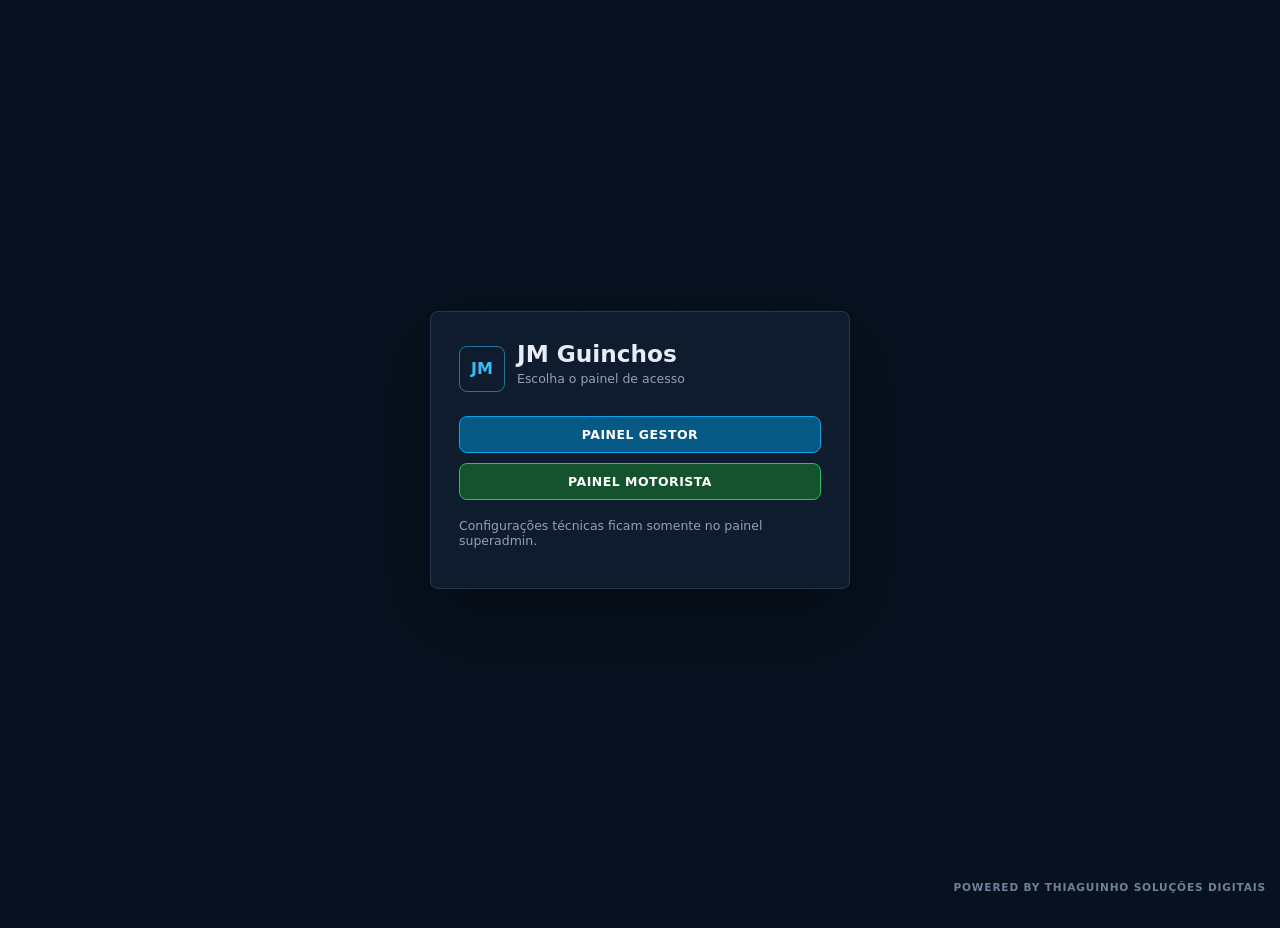
<file: index.html>
﻿<!doctype html>
<html lang="pt-BR">
<head>
  <meta charset="utf-8">
  <meta name="viewport" content="width=device-width, initial-scale=1">
  <meta name="theme-color" content="#07111f">
  <title>JM Guinchos</title>
  <link rel="manifest" href="manifest.json?v=jm-v20-entrega-final-operacional">
  <link rel="icon" href="assets/icon.svg" type="image/svg+xml">
  <link rel="stylesheet" href="css/style.css?v=jm-v20-entrega-final-operacional">
</head>
<body>
  <section class="login">
    <div class="login-card">
      <div class="brand-row">
        <div class="brand-mark">JM</div>
        <div>
          <h1>JM Guinchos</h1>
          <p class="muted small">Escolha o painel de acesso</p>
        </div>
      </div>
      <div class="actions" style="display:grid;gap:10px">
        <a class="btn primary" style="text-align:center;text-decoration:none" href="jm.html">Painel gestor</a>
        <a class="btn good" style="text-align:center;text-decoration:none" href="motorista.html">Painel motorista</a>
      </div>
      <p class="muted small" style="margin-top:18px">Configurações técnicas ficam somente no painel superadmin.</p>
    </div>
  </section>
  <footer class="signature-footer">Powered by thIAguinho Soluções Digitais</footer>
  <script>
    if ("serviceWorker" in navigator) navigator.serviceWorker.register("service-worker.js?v=jm-v20-entrega-final-operacional").catch(function(){});
  </script>
</body>
</html>
</file>
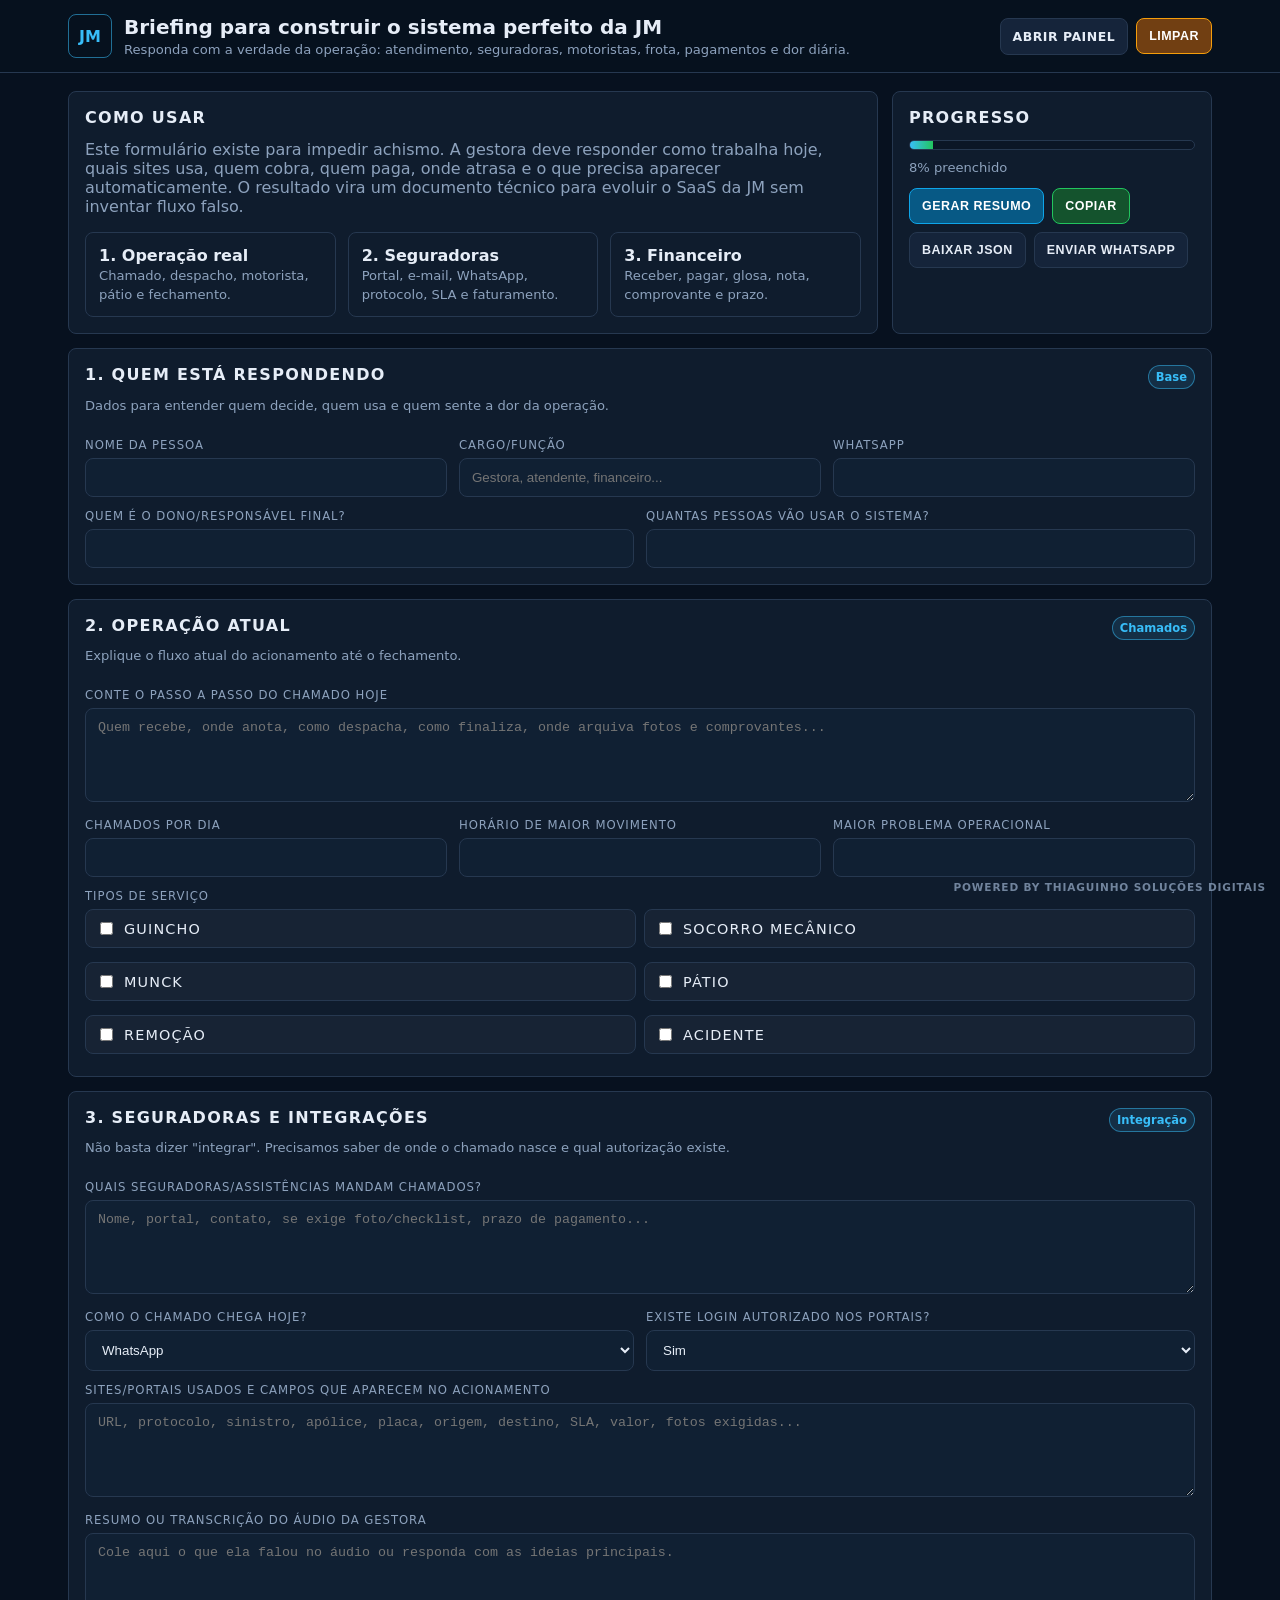
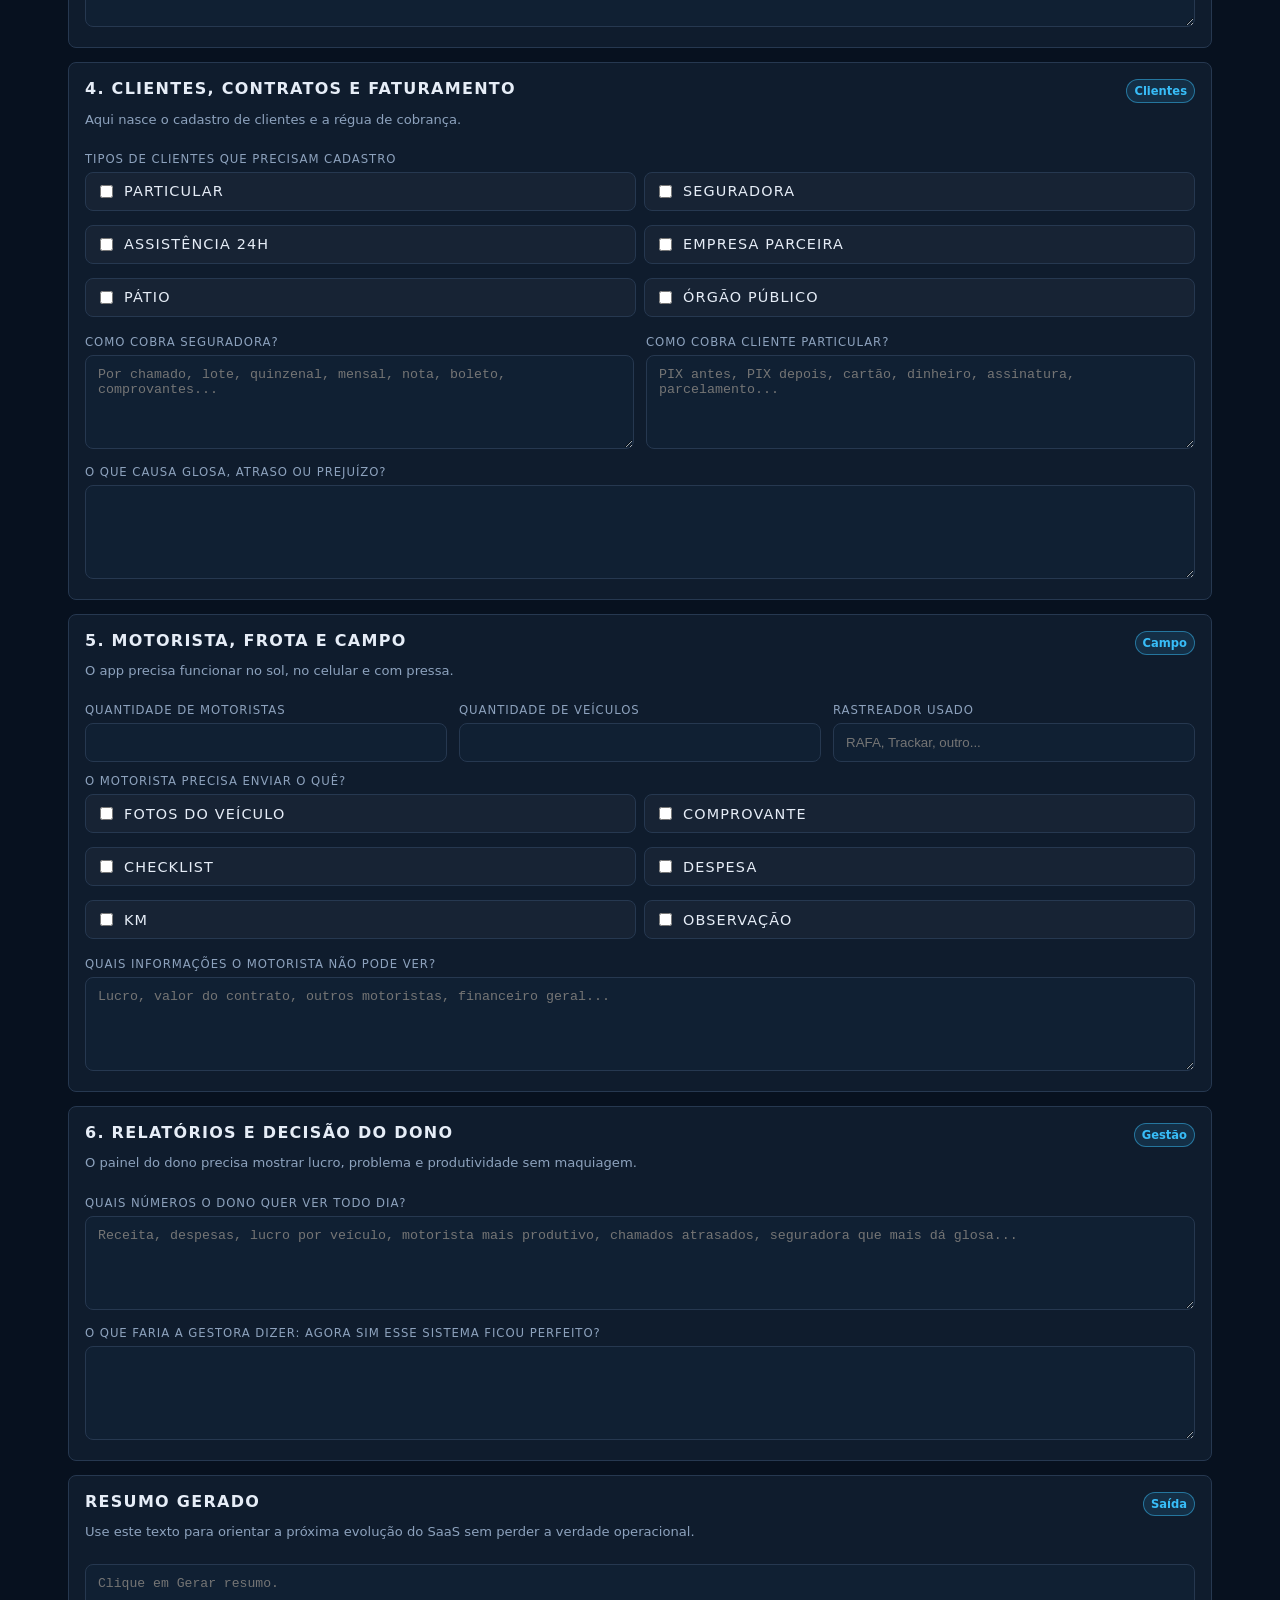
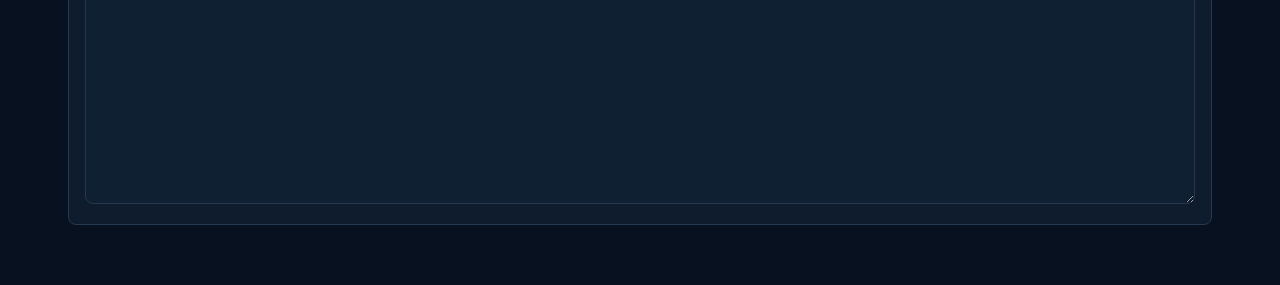
<file: formulario.html>
<!doctype html>
<html lang="pt-BR">
<head>
  <meta charset="utf-8">
  <meta name="viewport" content="width=device-width, initial-scale=1">
  <meta name="theme-color" content="#07111f">
  <title>JM Guinchos - Briefing do Sistema</title>
  <link rel="icon" href="assets/icon.svg" type="image/svg+xml">
  <style>
    :root {
      --bg:#07111f; --panel:#0f1c2d; --panel2:#15243a; --line:#263850; --text:#e6edf7;
      --muted:#8da2bd; --accent:#38bdf8; --green:#22c55e; --amber:#f59e0b; --red:#ef4444;
      --radius:8px;
    }
    * { box-sizing:border-box; }
    body {
      margin:0;
      font-family:Inter, system-ui, -apple-system, BlinkMacSystemFont, "Segoe UI", sans-serif;
      background:var(--bg);
      color:var(--text);
      padding-bottom:28px;
    }
    header {
      position:sticky; top:0; z-index:10;
      border-bottom:1px solid var(--line);
      background:rgba(7,17,31,.94);
      backdrop-filter:blur(10px);
    }
    .top {
      max-width:1180px; margin:0 auto; padding:14px 18px;
      display:flex; align-items:center; justify-content:space-between; gap:12px;
    }
    .brand { display:flex; align-items:center; gap:12px; }
    .mark {
      width:44px; height:44px; display:grid; place-items:center;
      border:1px solid rgba(56,189,248,.55); border-radius:var(--radius);
      color:var(--accent); font-weight:900;
    }
    h1,h2,h3,p { margin-top:0; }
    h1 { font-size:1.25rem; margin-bottom:3px; }
    h2 { font-size:1rem; letter-spacing:.08em; text-transform:uppercase; }
    .muted { color:var(--muted); }
    .small { font-size:.82rem; }
    .wrap { max-width:1180px; margin:0 auto; padding:18px; }
    .hero {
      display:grid; grid-template-columns:minmax(0,1fr) 320px; gap:14px; align-items:stretch;
      margin-bottom:14px;
    }
    .panel, .card {
      background:var(--panel); border:1px solid var(--line); border-radius:var(--radius);
    }
    .panel { padding:16px; }
    .card { padding:13px; }
    .grid { display:grid; grid-template-columns:repeat(12,minmax(0,1fr)); gap:12px; }
    .col-3 { grid-column:span 3; } .col-4 { grid-column:span 4; } .col-6 { grid-column:span 6; } .col-8 { grid-column:span 8; } .col-12 { grid-column:span 12; }
    label { display:block; color:var(--muted); font-size:.73rem; text-transform:uppercase; letter-spacing:.08em; margin:0 0 6px; }
    input, select, textarea {
      width:100%; border:1px solid var(--line); background:#102033; color:var(--text);
      border-radius:var(--radius); padding:11px 12px; outline:none;
    }
    textarea { min-height:94px; resize:vertical; }
    input:focus, select:focus, textarea:focus { border-color:var(--accent); box-shadow:0 0 0 3px rgba(56,189,248,.12); }
    .checks { display:grid; grid-template-columns:repeat(2,minmax(0,1fr)); gap:8px; }
    .check {
      display:flex; align-items:center; gap:8px; padding:9px 10px; border:1px solid var(--line);
      border-radius:var(--radius); background:rgba(255,255,255,.03); color:var(--text); font-size:.9rem;
    }
    .check input { width:auto; }
    .actions { display:flex; flex-wrap:wrap; gap:8px; align-items:center; }
    .btn {
      border:1px solid var(--line); background:var(--panel2); color:var(--text);
      padding:10px 12px; border-radius:var(--radius); font-weight:850; cursor:pointer;
      text-transform:uppercase; letter-spacing:.04em; font-size:.78rem; text-decoration:none;
    }
    .btn.primary { background:#075985; border-color:#0ea5e9; color:#fff; }
    .btn.good { background:#14532d; border-color:#22c55e; color:#fff; }
    .btn.warn { background:#713f12; border-color:#f59e0b; color:#fff; }
    .progress { height:10px; background:#0b1626; border:1px solid var(--line); border-radius:999px; overflow:hidden; }
    .progress span { display:block; height:100%; width:0; background:linear-gradient(90deg,var(--accent),var(--green)); transition:.2s; }
    .section { margin-bottom:14px; }
    .section-head { display:flex; justify-content:space-between; align-items:flex-start; gap:12px; margin-bottom:12px; }
    .badge {
      display:inline-flex; align-items:center; padding:4px 7px; border-radius:999px; border:1px solid rgba(56,189,248,.5);
      background:rgba(56,189,248,.12); color:var(--accent); font-weight:800; font-size:.72rem;
    }
    .output { min-height:240px; white-space:pre-wrap; font-family:Consolas, "Courier New", monospace; font-size:.82rem; }
    .signature {
      position:fixed; right:14px; bottom:7px; color:rgba(141,162,189,.78);
      font-size:.66rem; font-weight:850; letter-spacing:.08em; text-transform:uppercase;
    }
    @media (max-width:900px) {
      .hero { grid-template-columns:1fr; }
      .col-3,.col-4,.col-6,.col-8 { grid-column:span 12; }
      .checks { grid-template-columns:1fr; }
      .top { align-items:flex-start; flex-direction:column; }
      .actions .btn { width:100%; text-align:center; }
      .signature { left:0; right:0; text-align:center; font-size:.58rem; }
    }
  </style>
</head>
<body>
  <header>
    <div class="top">
      <div class="brand">
        <div class="mark">JM</div>
        <div>
          <h1>Briefing para construir o sistema perfeito da JM</h1>
          <div class="muted small">Responda com a verdade da operação: atendimento, seguradoras, motoristas, frota, pagamentos e dor diária.</div>
        </div>
      </div>
      <div class="actions">
        <a class="btn" href="jm.html">Abrir painel</a>
        <button class="btn warn" id="clearBtn" type="button">Limpar</button>
      </div>
    </div>
  </header>

  <main class="wrap">
    <section class="hero">
      <div class="panel">
        <h2>Como usar</h2>
        <p class="muted">Este formulário existe para impedir achismo. A gestora deve responder como trabalha hoje, quais sites usa, quem cobra, quem paga, onde atrasa e o que precisa aparecer automaticamente. O resultado vira um documento técnico para evoluir o SaaS da JM sem inventar fluxo falso.</p>
        <div class="grid">
          <div class="card col-4"><b>1. Operação real</b><br><span class="muted small">Chamado, despacho, motorista, pátio e fechamento.</span></div>
          <div class="card col-4"><b>2. Seguradoras</b><br><span class="muted small">Portal, e-mail, WhatsApp, protocolo, SLA e faturamento.</span></div>
          <div class="card col-4"><b>3. Financeiro</b><br><span class="muted small">Receber, pagar, glosa, nota, comprovante e prazo.</span></div>
        </div>
      </div>
      <aside class="panel">
        <h2>Progresso</h2>
        <div class="progress"><span id="progressBar"></span></div>
        <p class="muted small" id="progressText" style="margin-top:10px">0% preenchido</p>
        <div class="actions">
          <button class="btn primary" id="buildBtn" type="button">Gerar resumo</button>
          <button class="btn good" id="copyBtn" type="button">Copiar</button>
          <button class="btn" id="downloadBtn" type="button">Baixar JSON</button>
          <button class="btn" id="whatsappBtn" type="button">Enviar WhatsApp</button>
        </div>
      </aside>
    </section>

    <form id="briefingForm">
      <section class="panel section">
        <div class="section-head"><div><h2>1. Quem está respondendo</h2><p class="muted small">Dados para entender quem decide, quem usa e quem sente a dor da operação.</p></div><span class="badge">Base</span></div>
        <div class="grid">
          <div class="col-4"><label>Nome da pessoa</label><input name="respondenteNome" required></div>
          <div class="col-4"><label>Cargo/função</label><input name="respondenteCargo" placeholder="Gestora, atendente, financeiro..."></div>
          <div class="col-4"><label>WhatsApp</label><input name="respondenteWhatsapp" inputmode="tel"></div>
          <div class="col-6"><label>Quem é o dono/responsável final?</label><input name="donoResponsavel"></div>
          <div class="col-6"><label>Quantas pessoas vão usar o sistema?</label><input name="usuariosQuantidade" inputmode="numeric"></div>
        </div>
      </section>

      <section class="panel section">
        <div class="section-head"><div><h2>2. Operação atual</h2><p class="muted small">Explique o fluxo atual do acionamento até o fechamento.</p></div><span class="badge">Chamados</span></div>
        <div class="grid">
          <div class="col-12"><label>Conte o passo a passo do chamado hoje</label><textarea name="fluxoAtual" required placeholder="Quem recebe, onde anota, como despacha, como finaliza, onde arquiva fotos e comprovantes..."></textarea></div>
          <div class="col-4"><label>Chamados por dia</label><input name="chamadosDia" inputmode="numeric"></div>
          <div class="col-4"><label>Horário de maior movimento</label><input name="picoOperacao"></div>
          <div class="col-4"><label>Maior problema operacional</label><input name="maiorProblemaOperacional"></div>
          <div class="col-12"><label>Tipos de serviço</label><div class="checks">
            <label class="check"><input type="checkbox" name="servicos" value="Guincho"> Guincho</label>
            <label class="check"><input type="checkbox" name="servicos" value="Socorro mecânico"> Socorro mecânico</label>
            <label class="check"><input type="checkbox" name="servicos" value="Munck"> Munck</label>
            <label class="check"><input type="checkbox" name="servicos" value="Pátio"> Pátio</label>
            <label class="check"><input type="checkbox" name="servicos" value="Remoção"> Remoção</label>
            <label class="check"><input type="checkbox" name="servicos" value="Acidente"> Acidente</label>
          </div></div>
        </div>
      </section>

      <section class="panel section">
        <div class="section-head"><div><h2>3. Seguradoras e integrações</h2><p class="muted small">Não basta dizer "integrar". Precisamos saber de onde o chamado nasce e qual autorização existe.</p></div><span class="badge">Integração</span></div>
        <div class="grid">
          <div class="col-12"><label>Quais seguradoras/assistências mandam chamados?</label><textarea name="seguradorasLista" placeholder="Nome, portal, contato, se exige foto/checklist, prazo de pagamento..."></textarea></div>
          <div class="col-6"><label>Como o chamado chega hoje?</label><select name="entradaChamado"><option>WhatsApp</option><option>E-mail</option><option>Portal da seguradora</option><option>Telefone</option><option>API/webhook</option><option>Misto</option></select></div>
          <div class="col-6"><label>Existe login autorizado nos portais?</label><select name="loginPortais"><option>Sim</option><option>Não</option><option>Alguns</option><option>Não sei</option></select></div>
          <div class="col-12"><label>Sites/portais usados e campos que aparecem no acionamento</label><textarea name="portaisCampos" placeholder="URL, protocolo, sinistro, apólice, placa, origem, destino, SLA, valor, fotos exigidas..."></textarea></div>
          <div class="col-12"><label>Resumo ou transcrição do áudio da gestora</label><textarea name="audioResumo" placeholder="Cole aqui o que ela falou no áudio ou responda com as ideias principais."></textarea></div>
        </div>
      </section>

      <section class="panel section">
        <div class="section-head"><div><h2>4. Clientes, contratos e faturamento</h2><p class="muted small">Aqui nasce o cadastro de clientes e a régua de cobrança.</p></div><span class="badge">Clientes</span></div>
        <div class="grid">
          <div class="col-12"><label>Tipos de clientes que precisam cadastro</label><div class="checks">
            <label class="check"><input type="checkbox" name="tiposClientes" value="Particular"> Particular</label>
            <label class="check"><input type="checkbox" name="tiposClientes" value="Seguradora"> Seguradora</label>
            <label class="check"><input type="checkbox" name="tiposClientes" value="Assistência 24h"> Assistência 24h</label>
            <label class="check"><input type="checkbox" name="tiposClientes" value="Empresa parceira"> Empresa parceira</label>
            <label class="check"><input type="checkbox" name="tiposClientes" value="Pátio"> Pátio</label>
            <label class="check"><input type="checkbox" name="tiposClientes" value="Órgão público"> Órgão público</label>
          </div></div>
          <div class="col-6"><label>Como cobra seguradora?</label><textarea name="cobrancaSeguradora" placeholder="Por chamado, lote, quinzenal, mensal, nota, boleto, comprovantes..."></textarea></div>
          <div class="col-6"><label>Como cobra cliente particular?</label><textarea name="cobrancaParticular" placeholder="PIX antes, PIX depois, cartão, dinheiro, assinatura, parcelamento..."></textarea></div>
          <div class="col-12"><label>O que causa glosa, atraso ou prejuízo?</label><textarea name="glosasPrejuizos"></textarea></div>
        </div>
      </section>

      <section class="panel section">
        <div class="section-head"><div><h2>5. Motorista, frota e campo</h2><p class="muted small">O app precisa funcionar no sol, no celular e com pressa.</p></div><span class="badge">Campo</span></div>
        <div class="grid">
          <div class="col-4"><label>Quantidade de motoristas</label><input name="motoristasQuantidade" inputmode="numeric"></div>
          <div class="col-4"><label>Quantidade de veículos</label><input name="veiculosQuantidade" inputmode="numeric"></div>
          <div class="col-4"><label>Rastreador usado</label><input name="rastreador" placeholder="RAFA, Trackar, outro..."></div>
          <div class="col-12"><label>O motorista precisa enviar o quê?</label><div class="checks">
            <label class="check"><input type="checkbox" name="motoristaEnvia" value="Fotos do veículo"> Fotos do veículo</label>
            <label class="check"><input type="checkbox" name="motoristaEnvia" value="Comprovante"> Comprovante</label>
            <label class="check"><input type="checkbox" name="motoristaEnvia" value="Checklist"> Checklist</label>
            <label class="check"><input type="checkbox" name="motoristaEnvia" value="Despesa"> Despesa</label>
            <label class="check"><input type="checkbox" name="motoristaEnvia" value="KM"> KM</label>
            <label class="check"><input type="checkbox" name="motoristaEnvia" value="Observação"> Observação</label>
          </div></div>
          <div class="col-12"><label>Quais informações o motorista não pode ver?</label><textarea name="restricoesMotorista" placeholder="Lucro, valor do contrato, outros motoristas, financeiro geral..."></textarea></div>
        </div>
      </section>

      <section class="panel section">
        <div class="section-head"><div><h2>6. Relatórios e decisão do dono</h2><p class="muted small">O painel do dono precisa mostrar lucro, problema e produtividade sem maquiagem.</p></div><span class="badge">Gestão</span></div>
        <div class="grid">
          <div class="col-12"><label>Quais números o dono quer ver todo dia?</label><textarea name="kpisDono" placeholder="Receita, despesas, lucro por veículo, motorista mais produtivo, chamados atrasados, seguradora que mais dá glosa..."></textarea></div>
          <div class="col-12"><label>O que faria a gestora dizer: agora sim esse sistema ficou perfeito?</label><textarea name="definicaoSucesso" required></textarea></div>
        </div>
      </section>
    </form>

    <section class="panel section">
      <div class="section-head"><div><h2>Resumo gerado</h2><p class="muted small">Use este texto para orientar a próxima evolução do SaaS sem perder a verdade operacional.</p></div><span class="badge">Saída</span></div>
      <textarea id="output" class="output" readonly placeholder="Clique em Gerar resumo."></textarea>
    </section>
  </main>

  <div class="signature">Powered by thIAguinho Soluções Digitais</div>

  <script>
    (function () {
      "use strict";
      const STORAGE_KEY = "jm_guinchos_briefing_v1";
      const form = document.getElementById("briefingForm");
      const output = document.getElementById("output");
      const progressBar = document.getElementById("progressBar");
      const progressText = document.getElementById("progressText");

      function fields() {
        return Array.from(form.querySelectorAll("input, select, textarea"));
      }

      function collect() {
        const data = {};
        fields().forEach((field) => {
          if (field.type === "checkbox") {
            data[field.name] = data[field.name] || [];
            if (field.checked) data[field.name].push(field.value);
            return;
          }
          data[field.name] = field.value.trim();
        });
        data.generatedAt = new Date().toISOString();
        return data;
      }

      function apply(data) {
        if (!data) return;
        fields().forEach((field) => {
          if (field.type === "checkbox") {
            field.checked = Array.isArray(data[field.name]) && data[field.name].includes(field.value);
            return;
          }
          if (data[field.name] != null) field.value = data[field.name];
        });
        updateProgress();
      }

      function updateProgress() {
        const all = fields().filter((f) => f.type !== "checkbox");
        const filled = all.filter((f) => String(f.value || "").trim()).length;
        const checks = Array.from(form.querySelectorAll("input[type='checkbox']"));
        const groups = Array.from(new Set(checks.map((c) => c.name)));
        const checkedGroups = groups.filter((name) => checks.some((c) => c.name === name && c.checked)).length;
        const total = all.length + groups.length;
        const done = filled + checkedGroups;
        const pct = total ? Math.round((done / total) * 100) : 0;
        progressBar.style.width = pct + "%";
        progressText.textContent = pct + "% preenchido";
      }

      function save() {
        localStorage.setItem(STORAGE_KEY, JSON.stringify(collect()));
        updateProgress();
      }

      function summary(data) {
        return [
          "BRIEFING JM GUINCHOS - SISTEMA 100/10",
          "",
          "RESPONDENTE",
          "- Nome: " + (data.respondenteNome || ""),
          "- Cargo: " + (data.respondenteCargo || ""),
          "- WhatsApp: " + (data.respondenteWhatsapp || ""),
          "- Responsável final: " + (data.donoResponsavel || ""),
          "- Usuários previstos: " + (data.usuariosQuantidade || ""),
          "",
          "OPERAÇÃO",
          "- Fluxo atual: " + (data.fluxoAtual || ""),
          "- Chamados/dia: " + (data.chamadosDia || ""),
          "- Pico: " + (data.picoOperacao || ""),
          "- Maior problema: " + (data.maiorProblemaOperacional || ""),
          "- Serviços: " + ((data.servicos || []).join(", ") || ""),
          "",
          "SEGURADORAS E INTEGRAÇÕES",
          "- Seguradoras: " + (data.seguradorasLista || ""),
          "- Entrada do chamado: " + (data.entradaChamado || ""),
          "- Login nos portais: " + (data.loginPortais || ""),
          "- Portais/campos: " + (data.portaisCampos || ""),
          "- Áudio/resumo da gestora: " + (data.audioResumo || ""),
          "",
          "CLIENTES E FINANCEIRO",
          "- Tipos de cliente: " + ((data.tiposClientes || []).join(", ") || ""),
          "- Cobrança seguradora: " + (data.cobrancaSeguradora || ""),
          "- Cobrança particular: " + (data.cobrancaParticular || ""),
          "- Glosas/prejuízos: " + (data.glosasPrejuizos || ""),
          "",
          "MOTORISTA E FROTA",
          "- Motoristas: " + (data.motoristasQuantidade || ""),
          "- Veículos: " + (data.veiculosQuantidade || ""),
          "- Rastreador: " + (data.rastreador || ""),
          "- Motorista envia: " + ((data.motoristaEnvia || []).join(", ") || ""),
          "- Restrições motorista: " + (data.restricoesMotorista || ""),
          "",
          "GESTÃO",
          "- KPIs do dono: " + (data.kpisDono || ""),
          "- Definição de sucesso: " + (data.definicaoSucesso || "")
        ].join("\n");
      }

      function generate() {
        const data = collect();
        output.value = summary(data);
        localStorage.setItem(STORAGE_KEY, JSON.stringify(data));
        return data;
      }

      form.addEventListener("input", save);
      document.getElementById("buildBtn").onclick = generate;
      document.getElementById("copyBtn").onclick = async () => {
        if (!output.value) generate();
        await navigator.clipboard.writeText(output.value).catch(() => {});
      };
      document.getElementById("downloadBtn").onclick = () => {
        const data = generate();
        const blob = new Blob([JSON.stringify(data, null, 2)], { type: "application/json" });
        const a = document.createElement("a");
        a.href = URL.createObjectURL(blob);
        a.download = "briefing-jm-guinchos.json";
        a.click();
        URL.revokeObjectURL(a.href);
      };
      document.getElementById("whatsappBtn").onclick = () => {
        if (!output.value) generate();
        const text = encodeURIComponent(output.value.slice(0, 3500));
        window.open("https://wa.me/?text=" + text, "_blank");
      };
      document.getElementById("clearBtn").onclick = () => {
        if (!confirm("Limpar todas as respostas deste navegador?")) return;
        localStorage.removeItem(STORAGE_KEY);
        form.reset();
        output.value = "";
        updateProgress();
      };
      apply(JSON.parse(localStorage.getItem(STORAGE_KEY) || "null"));
      updateProgress();
    }());
  </script>
</body>
</html>
</file>
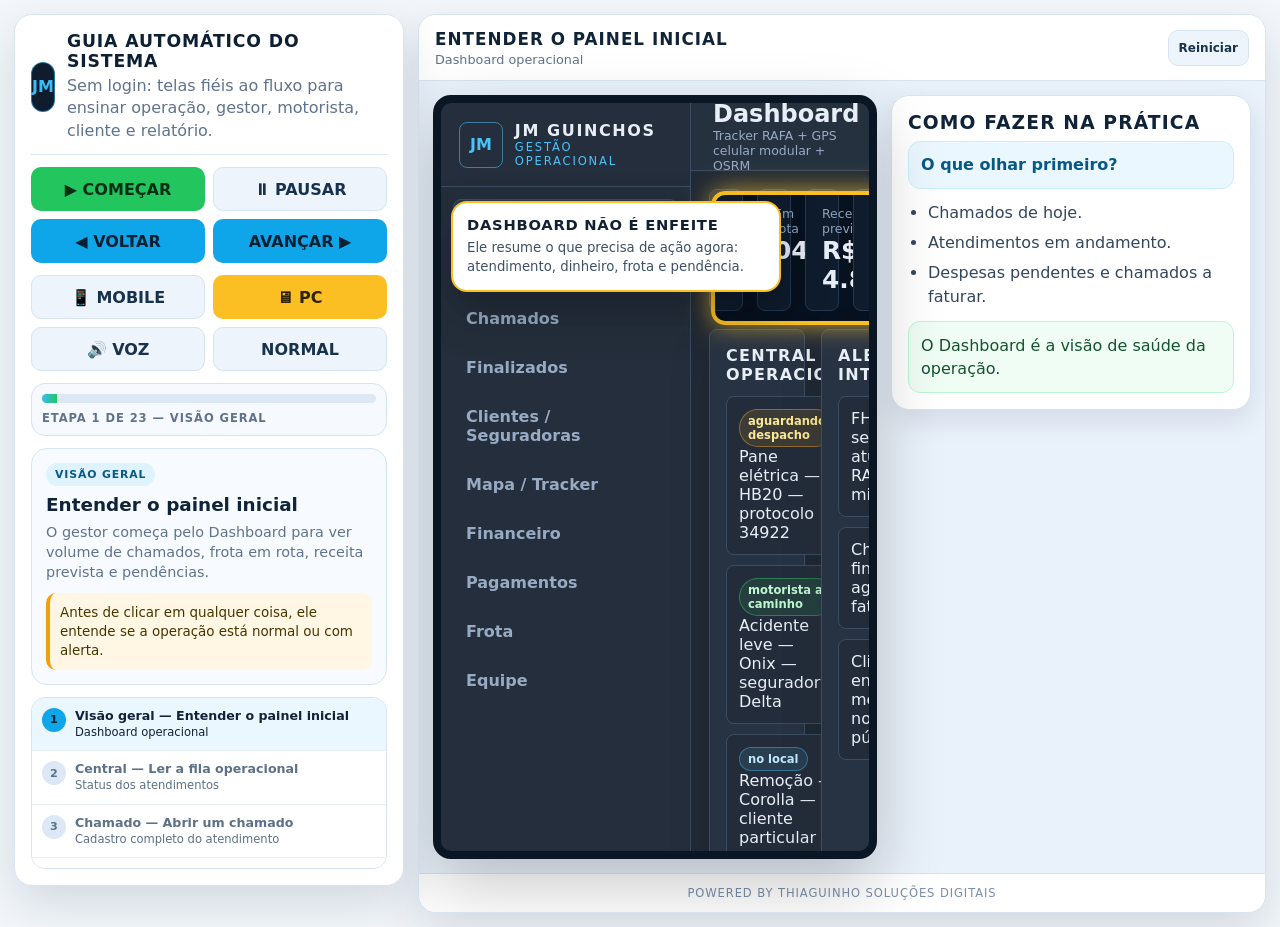
<file: guia-jm-guinchos-fluxo-fiel.html>
<!doctype html>
<html lang="pt-BR">
<head>
<meta charset="utf-8">
<meta name="viewport" content="width=device-width, initial-scale=1">
<title>JM Guinchos — Guia Operacional Automático</title>
<style>
:root {
  --bg: #07111f;
  --panel: #0f1c2d;
  --panel-2: #15243a;
  --line: #263850;
  --text: #e6edf7;
  --muted: #8da2bd;
  --accent: #38bdf8;
  --green: #22c55e;
  --amber: #f59e0b;
  --red: #ef4444;
  --white: #ffffff;
  --radius: 8px;
  --guide-bg:#f3f7fb;
  --guide-card:#ffffff;
  --guide-ink:#142033;
  --guide-muted:#60738c;
  --guide-line:#d8e3f0;
}
*{box-sizing:border-box}
html,body{margin:0;min-height:100%;font-family:Inter,system-ui,-apple-system,BlinkMacSystemFont,"Segoe UI",sans-serif;background:var(--guide-bg);color:var(--guide-ink)}
button,input,select,textarea{font:inherit} button{cursor:pointer}
.hidden{display:none!important}.muted{color:var(--muted)}.small{font-size:.78rem}.danger{color:var(--red)}.ok{color:var(--green)}.warn{color:var(--amber)}.info{color:var(--accent)}
.guide-shell{min-height:100vh;display:grid;grid-template-columns:390px minmax(0,1fr);gap:14px;padding:14px}
.teacher{background:var(--guide-card);border:1px solid var(--guide-line);border-radius:18px;box-shadow:0 18px 48px rgba(15,34,58,.14);padding:16px;display:flex;flex-direction:column;gap:12px;position:sticky;top:14px;max-height:calc(100vh - 28px)}
.teacher-brand{display:flex;align-items:center;gap:12px;padding-bottom:12px;border-bottom:1px solid var(--guide-line)}
.teacher-logo{width:50px;height:50px;border-radius:12px;background:#0f1c2d;color:var(--accent);border:1px solid rgba(56,189,248,.55);display:grid;place-items:center;font-weight:900}
.teacher h1{font-size:1.08rem;margin:0 0 4px;letter-spacing:.05em;text-transform:uppercase;color:#0d1f33}.teacher p{margin:0;color:var(--guide-muted);line-height:1.4}
.controls{display:grid;grid-template-columns:1fr 1fr;gap:8px}.controls button,.top-actions button{border:0;border-radius:10px;padding:11px 12px;font-weight:800;min-height:44px}
.g-primary{background:#22c55e;color:#052e16}.g-blue{background:#0ea5e9;color:#062033}.g-light{background:#edf4fb;color:#17324d;border:1px solid var(--guide-line)!important}.g-amber{background:#fbbf24;color:#2d2100}
.progress{background:#f6f9fd;border:1px solid var(--guide-line);border-radius:14px;padding:10px}.bar{height:9px;background:#dde8f5;border-radius:999px;overflow:hidden}.fill{height:100%;width:0;background:linear-gradient(90deg,#38bdf8,#22c55e);transition:.25s}.counter{font-size:.72rem;font-weight:900;letter-spacing:.08em;text-transform:uppercase;color:var(--guide-muted);margin-top:8px}
.lesson{background:#f7fbff;border:1px solid var(--guide-line);border-radius:16px;padding:14px}.tag{display:inline-flex;background:#dff3ff;color:#075985;border-radius:999px;padding:5px 9px;font-size:.68rem;font-weight:900;letter-spacing:.08em;text-transform:uppercase;margin-bottom:8px}
.lesson h2{margin:0 0 7px;color:#102338;font-size:1.15rem}.lesson p{font-size:.9rem}.why{margin-top:10px;background:#fff7e3;border-left:4px solid var(--amber);border-radius:10px;padding:10px;color:#473500;font-size:.84rem;line-height:1.42}
.step-list{overflow:auto;border:1px solid var(--guide-line);border-radius:14px;background:#fff;flex:1}.step-item{display:flex;gap:9px;padding:10px;border-bottom:1px solid #e8eff7;color:#5c7188;cursor:pointer}.step-item:last-child{border-bottom:0}.step-item.active{background:#eaf7ff;color:#102338}.step-num{min-width:24px;height:24px;border-radius:50%;display:grid;place-items:center;background:#dce8f5;font-size:.7rem;font-weight:900}.step-item.active .step-num{background:#0ea5e9;color:#032031}.step-item strong{font-size:.79rem;display:block}.step-item small{font-size:.72rem;display:block;margin-top:2px;line-height:1.35}
.stage{background:#fff;border:1px solid var(--guide-line);border-radius:18px;box-shadow:0 18px 48px rgba(15,34,58,.14);overflow:hidden;display:flex;flex-direction:column;min-height:calc(100vh - 28px)}
.stage-top{height:66px;background:#fff;display:flex;align-items:center;justify-content:space-between;gap:14px;padding:0 16px;border-bottom:1px solid var(--guide-line)}.stage-top h2{margin:0 0 3px;color:#102338;font-size:1.05rem;letter-spacing:.06em;text-transform:uppercase}.stage-top p{margin:0;color:var(--guide-muted);font-size:.8rem}.top-actions{display:flex;gap:7px;flex-wrap:wrap;justify-content:flex-end}.top-actions button{min-height:36px;padding:8px 10px;font-size:.75rem}
.work{flex:1;display:grid;grid-template-columns:minmax(420px,1fr) 360px;gap:14px;background:#e9f1fa;padding:14px;min-height:0}
.mock-wrap{min-width:0;display:grid;place-items:center}.device{width:100%;max-width:1160px;height:calc(100vh - 136px);min-height:670px;background:var(--bg);border:8px solid #0b1625;border-radius:18px;overflow:hidden;box-shadow:0 26px 68px rgba(0,0,0,.22);position:relative;transition:.25s}.device.mobile{max-width:410px;border-width:11px;border-radius:34px;min-height:720px;height:calc(100vh - 136px)}
.mock-screen{display:none;height:100%;background:var(--bg);color:var(--text);overflow:auto}.mock-screen.active{display:block}
/* Sistema JM fiel */
.app-demo{min-height:100%;display:grid;grid-template-columns:250px minmax(0,1fr)}.sidebar{background:#0c1726;border-right:1px solid var(--line);display:flex;flex-direction:column;min-height:100%}.sidebar-head{padding:18px;border-bottom:1px solid var(--line)}.brand-row{display:flex;align-items:center;gap:12px}.brand-mark{width:46px;height:46px;display:grid;place-items:center;border:1px solid rgba(56,189,248,.55);color:var(--accent);font-weight:900;border-radius:var(--radius)}.sidebar-title{font-weight:900;letter-spacing:.1em}.sidebar-sub{font-size:.72rem;color:var(--accent);letter-spacing:.16em;text-transform:uppercase}.nav{padding:12px;display:grid;gap:6px}.nav button{text-align:left;color:var(--muted);background:transparent;border:1px solid transparent;padding:11px 12px;border-radius:var(--radius);font-weight:750}.nav button.active,.nav button:hover{color:var(--white);background:var(--panel-2);border-color:var(--line)}.sidebar-foot{margin-top:auto;padding:14px;border-top:1px solid var(--line)}
.main-demo{min-width:0}.topbar{height:68px;display:flex;align-items:center;justify-content:space-between;gap:16px;padding:0 22px;border-bottom:1px solid var(--line);background:rgba(15,28,45,.92)}.actions{display:flex;align-items:center;gap:10px;flex-wrap:wrap}.content{padding:18px;display:grid;gap:18px}.grid{display:grid;grid-template-columns:repeat(12,minmax(0,1fr));gap:16px}.col-3{grid-column:span 3}.col-4{grid-column:span 4}.col-5{grid-column:span 5}.col-6{grid-column:span 6}.col-7{grid-column:span 7}.col-8{grid-column:span 8}.col-9{grid-column:span 9}.col-12{grid-column:span 12}.panel{background:var(--panel);border:1px solid var(--line);border-radius:var(--radius);padding:16px;box-shadow:0 18px 40px rgba(0,0,0,.18)}.panel h2{font-size:1rem;letter-spacing:.08em;text-transform:uppercase;margin:0 0 12px}.panel h3{margin:0 0 10px}.kpi{background:var(--panel);border:1px solid var(--line);border-radius:var(--radius);padding:16px}.kpi span{display:block;color:var(--muted);font-size:.78rem}.kpi strong{font-size:1.55rem}.btn{border:1px solid var(--line);background:var(--panel-2);color:var(--text);border-radius:var(--radius);padding:10px 12px;font-weight:800}.btn.primary{background:var(--accent);border-color:var(--accent);color:#062033}.btn.good{background:rgba(34,197,94,.18);border-color:rgba(34,197,94,.45);color:#bbf7d0}.btn.danger{background:rgba(239,68,68,.16);border-color:rgba(239,68,68,.46);color:#fecaca}.btn.warn{background:rgba(245,158,11,.18);border-color:rgba(245,158,11,.50);color:#fde68a}
.form-grid{display:grid;grid-template-columns:repeat(2,minmax(0,1fr));gap:12px}label{display:block;color:var(--muted);font-size:.78rem;margin-bottom:5px}input,select,textarea{width:100%;background:#0b1524;border:1px solid var(--line);color:var(--text);border-radius:var(--radius);padding:10px}.wide{grid-column:1/-1}.card-list{display:grid;gap:10px}.card{background:#0b1524;border:1px solid var(--line);border-radius:var(--radius);padding:12px}.badge{display:inline-flex;align-items:center;border-radius:999px;padding:4px 8px;font-size:.72rem;font-weight:800;background:rgba(56,189,248,.12);border:1px solid rgba(56,189,248,.4);color:#bae6fd}.badge.good{background:rgba(34,197,94,.12);border-color:rgba(34,197,94,.45);color:#bbf7d0}.badge.warn{background:rgba(245,158,11,.12);border-color:rgba(245,158,11,.45);color:#fde68a}.badge.danger{background:rgba(239,68,68,.12);border-color:rgba(239,68,68,.45);color:#fecaca}
.map-box{height:330px;background:#0b1524;border:1px solid var(--line);border-radius:var(--radius);position:relative;overflow:hidden}.map-grid{position:absolute;inset:0;background:linear-gradient(90deg,rgba(56,189,248,.08) 1px,transparent 1px),linear-gradient(rgba(56,189,248,.08) 1px,transparent 1px);background-size:48px 48px}.road{position:absolute;height:8px;border-radius:999px;background:#233c5a}.r1{width:80%;left:8%;top:42%;transform:rotate(-9deg)}.r2{width:65%;left:18%;top:58%;transform:rotate(18deg)}.route{position:absolute;left:22%;top:36%;width:52%;height:45%;border-left:5px solid var(--accent);border-bottom:5px solid var(--accent);border-radius:0 0 0 44px}.pin{position:absolute;width:25px;height:25px;border-radius:50%;border:4px solid #fff;box-shadow:0 8px 18px rgba(0,0,0,.35)}.pin.car{background:var(--green);left:20%;top:34%}.pin.dest{background:var(--red);left:71%;top:77%}.pin.phone{background:var(--amber);left:36%;top:47%}.table{width:100%;border-collapse:collapse}.table th,.table td{text-align:left;border-bottom:1px solid var(--line);padding:9px;color:var(--muted);font-size:.82rem}.table th{color:var(--text);font-size:.74rem;text-transform:uppercase}.timeline{display:grid;gap:9px}.event{display:flex;gap:9px;color:var(--muted);font-size:.82rem}.event:before{content:"";width:11px;height:11px;border-radius:50%;background:var(--accent);margin-top:3px;flex:0 0 auto}.proof-thumbs{display:grid;grid-template-columns:repeat(3,1fr);gap:8px}.proof{height:76px;border:1px solid var(--line);border-radius:var(--radius);background:#0b1524;display:grid;place-items:center;color:var(--muted);font-size:.75rem;text-align:center;padding:6px}
.public-page-demo{background:#f8fafc;color:#0f172a;min-height:100%;padding:18px}.public-shell-demo{max-width:860px;margin:auto;display:grid;gap:14px}.public-shell-demo .panel{background:#fff;color:#0f172a;border-color:#dbe3ef;box-shadow:0 8px 22px rgba(15,23,42,.08)}.public-shell-demo .muted{color:#64748b}.public-shell-demo .btn{color:#0f172a;background:#e2e8f0;border-color:#cbd5e1}.public-shell-demo .btn.good{background:#dcfce7;color:#14532d}.public-shell-demo .kpi{background:#f8fafc;border-color:#dbe3ef;color:#0f172a}.chat-messages{display:grid;gap:8px}.msg{padding:10px;border-radius:12px;background:#eef2ff;color:#1e293b}.msg.client{background:#ecfeff}.signature-footer{text-align:center;color:#64748b;font-size:.72rem;letter-spacing:.08em;text-transform:uppercase;padding:12px}
.report-demo{background:#f8fafc;color:#0f172a;min-height:100%;padding:18px}.report-page{max-width:980px;margin:auto}.report-card{background:#fff;border:1px solid #dbe3ef;border-radius:10px;padding:18px;margin-bottom:12px}.report-grid{display:grid;grid-template-columns:repeat(2,minmax(0,1fr));gap:10px}.report-field{background:#f8fafc;border:1px solid #e2e8f0;border-radius:8px;padding:10px}.report-field span{display:block;color:#64748b;font-size:.75rem}.report-field strong{color:#0f172a}
.mobile .app-demo{display:block}.mobile .sidebar{display:none}.mobile .topbar{height:auto;min-height:64px;padding:12px}.mobile .content{padding:12px}.mobile .grid{display:block}.mobile .panel,.mobile .kpi{margin-bottom:12px}.mobile .col-3,.mobile .col-4,.mobile .col-5,.mobile .col-6,.mobile .col-7,.mobile .col-8,.mobile .col-9,.mobile .col-12{grid-column:auto}.mobile .form-grid{grid-template-columns:1fr}.mobile .map-box{height:230px}.mobile .proof-thumbs{grid-template-columns:repeat(2,1fr)}
/* Overlays */
.focus{position:absolute;border:4px solid #fbbf24;border-radius:14px;box-shadow:0 0 0 9999px rgba(255,255,255,.10),0 0 26px rgba(251,191,36,.75);pointer-events:none;z-index:80;transition:.32s ease}.balloon{position:absolute;background:#fff;color:#122033;border:2px solid #fbbf24;border-radius:16px;padding:13px 14px;width:330px;max-width:calc(100% - 20px);box-shadow:0 20px 46px rgba(0,0,0,.28);z-index:81;transition:.32s ease}.balloon h3{margin:0 0 6px;font-size:.92rem;letter-spacing:.05em;text-transform:uppercase}.balloon p{margin:0;color:#3d5067;font-size:.83rem;line-height:1.43}
.curiosity{background:#fff;border:1px solid var(--guide-line);border-radius:18px;padding:16px;box-shadow:0 10px 28px rgba(15,34,58,.10);align-self:start;max-height:calc(100vh - 136px);overflow:auto}.curiosity h3{margin:0 0 8px;color:#102338;text-transform:uppercase;letter-spacing:.06em}.question{background:#eaf7ff;border:1px solid #cbeeff;border-radius:12px;padding:12px;color:#075985;font-weight:900;line-height:1.35}.curiosity ul{margin:12px 0;padding-left:20px;color:#33465c;line-height:1.5}.curiosity li{margin:6px 0}.answer{background:#f0fdf4;border:1px solid #bbf7d0;border-radius:12px;padding:12px;color:#14532d;line-height:1.45}.footer{padding:12px;text-align:center;background:#fff;border-top:1px solid var(--guide-line);color:#7b8fa8;font-size:.72rem;text-transform:uppercase;letter-spacing:.08em}
@media(max-width:1100px){.guide-shell{grid-template-columns:1fr}.teacher{position:relative;top:auto;max-height:none}.work{grid-template-columns:1fr}.curiosity{max-height:none}.device{height:760px}.step-list{max-height:280px}}
@media(max-width:640px){.guide-shell{padding:8px;gap:8px}.teacher,.stage{border-radius:14px}.controls{grid-template-columns:1fr 1fr}.stage-top{height:auto;min-height:70px;align-items:flex-start;flex-direction:column;padding:12px}.work{padding:8px}.device{height:760px;min-height:760px;border-width:6px}.device.mobile{max-width:100%;height:780px}.balloon{width:280px}.teacher h1{font-size:.98rem}}
</style>
</head>
<body>
<div class="guide-shell">
  <aside class="teacher">
    <div class="teacher-brand">
      <div class="teacher-logo">JM</div>
      <div>
        <h1>Guia automático do sistema</h1>
        <p>Sem login: telas fiéis ao fluxo para ensinar operação, gestor, motorista, cliente e relatório.</p>
      </div>
    </div>
    <div class="controls">
      <button id="playBtn" class="g-primary">▶ COMEÇAR</button>
      <button id="pauseBtn" class="g-light">⏸ PAUSAR</button>
      <button id="prevBtn" class="g-blue">◀ VOLTAR</button>
      <button id="nextBtn" class="g-blue">AVANÇAR ▶</button>
    </div>
    <div class="controls">
      <button id="mobileBtn" class="g-amber">📱 MOBILE</button>
      <button id="desktopBtn" class="g-light">🖥 PC</button>
      <button id="voiceBtn" class="g-light">🔊 VOZ</button>
      <button id="speedBtn" class="g-light">NORMAL</button>
    </div>
    <div class="progress"><div class="bar"><div id="fill" class="fill"></div></div><div id="counter" class="counter">Etapa 1</div></div>
    <section class="lesson">
      <span id="tag" class="tag">Guia</span>
      <h2 id="lessonTitle">Tour operacional</h2>
      <p id="lessonText">Clique em começar para aprender cada função sem precisar fazer login.</p>
      <div id="why" class="why">O objetivo é entender como o sistema trabalha: chamado → motorista → frota → provas → financeiro → cliente → relatório.</div>
    </section>
    <div id="stepList" class="step-list"></div>
  </aside>
  <section class="stage">
    <div class="stage-top">
      <div><h2 id="stageTitle">JM Guinchos</h2><p id="stageSub">Demonstração fiel da UI e do fluxo.</p></div>
      <div class="top-actions"><button id="restartBtn" class="g-light">Reiniciar</button></div>
    </div>
    <div class="work">
      <div class="mock-wrap">
        <div id="device" class="device">
          <div id="screen-dashboard" class="mock-screen active">
            <div class="app-demo">
              <aside class="sidebar">
                <div class="sidebar-head"><div class="brand-row"><div class="brand-mark">JM</div><div><div class="sidebar-title">JM GUINCHOS</div><div class="sidebar-sub">gestão operacional</div></div></div></div>
                <nav class="nav">
                  <button class="active">Dashboard</button><button>Central Operacional</button><button>Chamados</button><button>Finalizados</button><button>Clientes / Seguradoras</button><button>Mapa / Tracker</button><button>Financeiro</button><button>Pagamentos</button><button>Frota</button><button>Equipe</button>
                </nav>
                <div class="sidebar-foot small muted">Usuário: gestor@jm.com</div>
              </aside>
              <main class="main-demo">
                <header class="topbar"><div><h2 style="margin:0">Dashboard</h2><div class="muted small">Tracker RAFA + GPS celular modular + OSRM</div></div><div class="actions"><button class="btn primary">Novo chamado</button></div></header>
                <div class="content">
                  <section class="grid" id="dashKpis">
                    <div class="kpi col-3"><span>Chamados hoje</span><strong>12</strong></div>
                    <div class="kpi col-3"><span>Em rota</span><strong>04</strong></div>
                    <div class="kpi col-3"><span>Receita prevista</span><strong>R$ 4.850</strong></div>
                    <div class="kpi col-3"><span>Despesas pendentes</span><strong>03</strong></div>
                  </section>
                  <section class="grid">
                    <div class="panel col-7" id="dashCentral"><h2>Central operacional</h2><div class="card-list"><div class="card"><span class="badge warn">aguardando despacho</span> Pane elétrica — HB20 — protocolo 34922</div><div class="card"><span class="badge good">motorista a caminho</span> Acidente leve — Onix — seguradora Delta</div><div class="card"><span class="badge">no local</span> Remoção — Corolla — cliente particular</div></div></div>
                    <div class="panel col-5" id="dashAlerts"><h2>Alertas inteligentes</h2><div class="card-list"><div class="card">FHA4B30 sem atualização RAFA há 12 min.</div><div class="card">Chamado finalizado aguardando faturamento.</div><div class="card">Cliente enviou mensagem no portal público.</div></div></div>
                  </section>
                </div>
              </main>
            </div>
          </div>

          <div id="screen-chamado" class="mock-screen">
            <div class="app-demo">
              <aside class="sidebar"><div class="sidebar-head"><div class="brand-row"><div class="brand-mark">JM</div><div><div class="sidebar-title">JM GUINCHOS</div><div class="sidebar-sub">chamados</div></div></div></div><nav class="nav"><button>Dashboard</button><button>Central Operacional</button><button class="active">Chamados</button><button>Clientes / Seguradoras</button><button>Mapa / Tracker</button><button>Financeiro</button><button>Frota</button></nav></aside>
              <main class="main-demo">
                <header class="topbar"><div><h2 style="margin:0">Chamados</h2><div class="muted small">Acionamento, seguradora, origem/destino e despacho</div></div></header>
                <div class="content">
                  <section class="grid">
                    <div class="panel col-7" id="formChamado"><h2>Novo / editar chamado</h2><div class="form-grid">
                      <div><label>Cliente final</label><input value="Maria Aparecida"></div><div><label>Telefone / WhatsApp</label><input value="(17) 99999-0000"></div>
                      <div><label>Seguradora / pagador</label><select><option>Assistência 24h Delta</option></select></div><div><label>Protocolo externo</label><input value="DEL-34922"></div>
                      <div><label>Placa do cliente</label><input value="ABC1D23"></div><div><label>Veículo do cliente</label><input value="HB20 prata"></div>
                      <div class="wide"><label>Origem</label><input value="Rod. Washington Luís, km 440"></div><div class="wide"><label>Destino</label><input value="Oficina JM / Pátio"></div>
                      <div><label>Tipo de serviço</label><select><option>Guincho plataforma</option></select></div><div><label>Valor previsto</label><input value="R$ 650,00"></div>
                      <div class="wide actions"><button class="btn primary">Salvar chamado</button><button class="btn">Gerar link do cliente</button><button class="btn warn">Traçar rota</button></div>
                    </div></div>
                    <div class="panel col-5" id="listaChamados"><h2>Fila de chamados</h2><div class="card-list"><div class="card"><span class="badge warn">Aguardando despacho</span><br><b>HB20 prata</b><br><span class="muted small">Origem: km 440 • Protocolo DEL-34922</span></div><div class="card"><span class="badge good">Despachado</span><br><b>Onix branco</b><br><span class="muted small">Motorista: João • Plataforma 01</span></div></div></div>
                  </section>
                </div>
              </main>
            </div>
          </div>

          <div id="screen-despacho" class="mock-screen">
            <div class="app-demo">
              <aside class="sidebar"><div class="sidebar-head"><div class="brand-row"><div class="brand-mark">JM</div><div><div class="sidebar-title">JM GUINCHOS</div><div class="sidebar-sub">central</div></div></div></div><nav class="nav"><button>Dashboard</button><button class="active">Central Operacional</button><button>Chamados</button><button>Mapa / Tracker</button><button>Financeiro</button></nav></aside>
              <main class="main-demo">
                <header class="topbar"><div><h2 style="margin:0">Central Operacional</h2><div class="muted small">Despacho, frota e rota em tempo real</div></div><div class="actions"><button class="btn primary">Atualizar frota</button></div></header>
                <div class="content"><section class="grid">
                  <div class="panel col-7" id="mapaDespacho"><h2>Mapa / Tracker</h2><div class="map-box"><div class="map-grid"></div><div class="road r1"></div><div class="road r2"></div><div class="route"></div><div class="pin car"></div><div class="pin phone"></div><div class="pin dest"></div></div><div class="actions" style="margin-top:12px"><button class="btn good">Despachar veículo selecionado</button><button class="btn">Abrir rota</button><button class="btn">Copiar rota</button></div></div>
                  <div class="panel col-5" id="veiculosDespacho"><h2>Veículos próximos</h2><div class="card-list"><div class="card"><span class="badge good">RAFA online</span><br><b>FHA4B30 — Plataforma</b><br><span class="muted small">Última posição: 1 min • 4,2 km do chamado</span></div><div class="card"><span class="badge warn">GPS celular</span><br><b>DAJ6J95 — Caminhão apoio</b><br><span class="muted small">Fallback por celular • 7,8 km</span></div><div class="card"><span class="badge danger">sem sinal</span><br><b>Guincho reserva</b><br><span class="muted small">Sem posição válida no momento</span></div></div></div>
                </section></div>
              </main>
            </div>
          </div>

          <div id="screen-financeiro" class="mock-screen">
            <div class="app-demo">
              <aside class="sidebar"><div class="sidebar-head"><div class="brand-row"><div class="brand-mark">JM</div><div><div class="sidebar-title">JM GUINCHOS</div><div class="sidebar-sub">financeiro</div></div></div></div><nav class="nav"><button>Dashboard</button><button>Chamados</button><button>Mapa</button><button class="active">Financeiro</button><button>Pagamentos</button><button>Frota</button></nav></aside>
              <main class="main-demo">
                <header class="topbar"><div><h2 style="margin:0">Financeiro</h2><div class="muted small">Chamado, despesa, veículo e motorista vinculados</div></div></header>
                <div class="content"><section class="grid">
                  <div class="kpi col-3"><span>Receitas</span><strong>R$ 8.240</strong></div><div class="kpi col-3"><span>Despesas</span><strong>R$ 2.180</strong></div><div class="kpi col-3"><span>Lucro previsto</span><strong>R$ 6.060</strong></div><div class="kpi col-3"><span>A receber</span><strong>R$ 3.100</strong></div>
                  <div class="panel col-7" id="fluxoFinanceiro"><h2>Fluxo financeiro único</h2><table class="table"><tr><th>Origem</th><th>Tipo</th><th>Vínculo</th><th>Status</th></tr><tr><td>Chamado DEL-34922</td><td>Receita R$ 650</td><td>FHA4B30 / João</td><td><span class="badge warn">a receber</span></td></tr><tr><td>Despesa motorista</td><td>Combustível R$ 120</td><td>FHA4B30 / DEL-34922</td><td><span class="badge good">aprovada</span></td></tr><tr><td>Manutenção</td><td>Óleo R$ 450</td><td>DAJ6J95</td><td><span class="badge">registrada</span></td></tr></table></div>
                  <div class="panel col-5" id="aprovacoes"><h2>Aprovações</h2><div class="card-list"><div class="card"><b>Combustível</b> — R$ 120,00<br><span class="muted small">Motorista João • Ch. DEL-34922</span><div class="actions" style="margin-top:8px"><button class="btn good">Aprovar</button><button class="btn danger">Reprovar</button></div></div><div class="card"><b>Pedágio</b> — R$ 18,60<br><span class="muted small">Aguardando comprovante</span></div></div></div>
                </section></div>
              </main>
            </div>
          </div>

          <div id="screen-frota" class="mock-screen">
            <div class="app-demo">
              <aside class="sidebar"><div class="sidebar-head"><div class="brand-row"><div class="brand-mark">JM</div><div><div class="sidebar-title">JM GUINCHOS</div><div class="sidebar-sub">frota</div></div></div></div><nav class="nav"><button>Dashboard</button><button>Mapa</button><button>Financeiro</button><button class="active">Frota</button><button>Equipe</button></nav></aside>
              <main class="main-demo">
                <header class="topbar"><div><h2 style="margin:0">Frota</h2><div class="muted small">Veículos, rastreadores, custos e manutenção</div></div></header>
                <div class="content"><section class="grid">
                  <div class="panel col-6" id="cadastroVeiculo"><h2>Cadastro de veículo</h2><div class="form-grid"><div><label>Placa</label><input value="FHA4B30"></div><div><label>Nome</label><input value="Plataforma 01"></div><div><label>Rastreador</label><select><option>RAFA padrão</option><option>GPS celular</option><option>Trackar custom_api</option></select></div><div><label>Device/IMEI</label><input value="device-123"></div><div class="wide"><button class="btn primary">Salvar veículo</button></div></div></div>
                  <div class="panel col-6" id="custosVeiculo"><h2>Custos e lucratividade</h2><div class="card-list"><div class="card"><b>FHA4B30</b> — Receita R$ 5.200 • Custo R$ 1.430 • Lucro R$ 3.770</div><div class="card"><b>DAJ6J95</b> — Receita R$ 3.040 • Custo R$ 980 • Lucro R$ 2.060</div></div></div>
                  <div class="panel col-12" id="manutencao"><h2>Manutenção / custos operacionais</h2><table class="table"><tr><th>Veículo</th><th>Tipo</th><th>Valor</th><th>Origem</th></tr><tr><td>FHA4B30</td><td>Combustível</td><td>R$ 120</td><td>Despesa motorista aprovada</td></tr><tr><td>DAJ6J95</td><td>Troca de óleo</td><td>R$ 450</td><td>Manutenção lançada</td></tr></table></div>
                </section></div>
              </main>
            </div>
          </div>

          <div id="screen-motorista" class="mock-screen">
            <div class="main-demo">
              <header class="topbar"><div><h2 style="margin:0">Painel motorista</h2><div class="muted small">João • motorista@jm.com</div></div><div class="actions"><button class="btn primary">Atualizar</button><button class="btn danger">Sair</button></div></header>
              <main class="content">
                <section class="grid">
                  <div class="panel col-7" id="driverCalls"><h2>Meus chamados</h2><div class="card-list"><div class="card"><span class="badge good">Chamado atual</span><br><b>DEL-34922 — HB20 prata</b><br><span class="muted small">Origem: Rod. Washington Luís km 440 • Destino: Oficina JM</span><div class="actions" style="margin-top:8px"><button class="btn primary">Selecionar chamado</button><button class="btn">Abrir rota</button></div></div></div></div>
                  <div class="panel col-5" id="driverGps"><h2>Localização do celular</h2><p class="muted small">Use quando o guincho estiver sem GPS ou o sinal do rastreador atrasar.</p><div class="form-grid"><div class="wide"><label>Chamado rastreado pelo celular</label><select><option>DEL-34922 — HB20 prata</option></select></div><div class="wide actions"><button class="btn good">Ativar localização</button><button class="btn danger">Parar localização</button></div><div class="wide small muted">Localização pronta para enviar ao RTDB.</div></div></div>
                  <div class="panel col-6" id="driverStatus"><h2>Status do atendimento</h2><div class="actions"><button class="btn">A caminho</button><button class="btn warn">No local</button><button class="btn">Carregado</button><button class="btn good">Finalizar</button></div></div>
                  <div class="panel col-6" id="driverExpense"><h2>Lançar despesa</h2><div class="form-grid"><div><label>Tipo</label><select><option>Combustível</option><option>Pedágio</option><option>Manutenção</option></select></div><div><label>Valor</label><input value="R$ 120,00"></div><div class="wide"><label>Observação</label><textarea>Abastecimento durante atendimento DEL-34922</textarea></div><div class="wide"><button class="btn primary">Enviar despesa</button></div></div></div>
                  <div class="panel col-12" id="driverProofs"><h2>Provas do atendimento</h2><div class="proof-thumbs"><div class="proof">Foto frente</div><div class="proof">Foto painel</div><div class="proof">Assinatura</div><div class="proof">Áudio 1</div><div class="proof">Áudio 2</div><div class="proof">Comprovante</div></div><div class="actions" style="margin-top:10px"><button class="btn primary">Enviar provas</button><button class="btn">Adicionar áudio</button><button class="btn">Limpar assinatura</button></div></div>
                </section>
              </main>
            </div>
          </div>

          <div id="screen-cliente" class="mock-screen">
            <main class="public-page-demo"><section class="public-shell-demo">
              <section class="panel" id="publicStatus"><h1>JM Guinchos</h1><p class="muted">Acompanhamento do atendimento</p><div class="kpi"><span>Status</span><strong>Motorista a caminho</strong></div><div class="actions" style="margin-top:12px"><button class="btn good">Falar com a JM</button><button class="btn">Ver relatório</button></div></section>
              <section class="panel" id="publicTimeline"><h2>Linha do tempo</h2><div class="timeline"><div class="event">Atendimento recebido</div><div class="event">Guincho despachado</div><div class="event">Motorista a caminho</div></div></section>
              <section class="panel" id="publicProofs"><h2>Fotos e provas liberadas</h2><div class="proof-thumbs"><div class="proof">Foto liberada</div><div class="proof">Áudio liberado</div><div class="proof">Assinatura</div></div></section>
              <section class="panel" id="publicChat"><h2>Chat com a JM</h2><div class="chat-messages"><div class="msg client">Cliente: O guincho já saiu?</div><div class="msg">JM: Sim, o motorista está a caminho.</div></div><div class="form-grid" style="margin-top:12px"><div class="wide"><textarea placeholder="Digite sua mensagem"></textarea></div><button class="btn primary wide">Enviar mensagem</button></div></section>
            </section></main>
          </div>

          <div id="screen-relatorio" class="mock-screen">
            <main class="report-demo"><div class="report-page">
              <div class="actions" style="margin-bottom:12px"><button class="btn primary">Imprimir / salvar PDF</button><button class="btn">Voltar ao painel</button></div>
              <section class="report-card" id="reportHeader"><h1>Relatório de atendimento</h1><p>JM Guinchos • Protocolo DEL-34922</p><span class="badge good">Finalizado</span></section>
              <section class="report-card" id="reportDetails"><h2>Dados do chamado</h2><div class="report-grid"><div class="report-field"><span>Cliente</span><strong>Maria Aparecida</strong></div><div class="report-field"><span>Veículo</span><strong>HB20 prata — ABC1D23</strong></div><div class="report-field"><span>Motorista</span><strong>João — Plataforma 01</strong></div><div class="report-field"><span>Seguradora</span><strong>Assistência Delta</strong></div></div></section>
              <section class="report-card" id="reportTimeline"><h2>Linha do tempo</h2><div class="timeline"><div class="event">Chamado criado às 14:12</div><div class="event">Motorista a caminho às 14:20</div><div class="event">Veículo carregado às 15:05</div><div class="event">Entregue às 15:45</div></div></section>
              <section class="report-card" id="reportProofs"><h2>Fotos, assinatura e áudios</h2><div class="proof-thumbs"><div class="proof">Foto 1</div><div class="proof">Foto 2</div><div class="proof">Assinatura</div><div class="proof">Áudio 1</div><div class="proof">Áudio 2</div><div class="proof">Comprovante</div></div></section>
              <div class="signature-footer">Powered by thIAguinho Soluções Digitais</div>
            </div></main>
          </div>

          <div id="focus" class="focus"></div>
          <div id="balloon" class="balloon"><h3 id="balloonTitle"></h3><p id="balloonText"></p></div>
        </div>
      </div>
      <aside class="curiosity">
        <h3>Como fazer na prática</h3>
        <div id="question" class="question"></div>
        <ul id="bullets"></ul>
        <div id="answer" class="answer"></div>
      </aside>
    </div>
    <div class="footer">Powered by thIAguinho Soluções Digitais</div>
  </section>
</div>

<script>
const steps = [
  {screen:"dashboard",mode:"desktop",target:"#dashKpis",group:"Visão geral",title:"Entender o painel inicial",sub:"Dashboard operacional",lesson:"O gestor começa pelo Dashboard para ver volume de chamados, frota em rota, receita prevista e pendências.",why:"Antes de clicar em qualquer coisa, ele entende se a operação está normal ou com alerta.",question:"O que olhar primeiro?",bullets:["Chamados de hoje.","Atendimentos em andamento.","Despesas pendentes e chamados a faturar."],answer:"O Dashboard é a visão de saúde da operação.",balloonTitle:"Dashboard não é enfeite",balloon:"Ele resume o que precisa de ação agora: atendimento, dinheiro, frota e pendência."},
  {screen:"dashboard",mode:"desktop",target:"#dashCentral",group:"Central",title:"Ler a fila operacional",sub:"Status dos atendimentos",lesson:"A fila mostra cada atendimento por status: aguardando despacho, motorista a caminho, no local, finalizado ou cancelado.",why:"Isso evita perguntar no grupo ou ligar para todo mundo.",question:"Como saber o que precisa de ação?",bullets:["Aguardando despacho precisa de motorista.","No local precisa acompanhamento.","Finalizado precisa prova e faturamento."],answer:"Status correto vira controle operacional.",balloonTitle:"Fila por prioridade",balloon:"Cada card representa um atendimento vivo, com próxima ação clara."},
  {screen:"chamado",mode:"desktop",target:"#formChamado",group:"Chamado",title:"Abrir um chamado",sub:"Cadastro completo do atendimento",lesson:"Preencha cliente, telefone, seguradora, protocolo, placa, veículo, origem, destino, serviço e valor. Depois clique em Salvar chamado.",why:"O chamado é a raiz do sistema. Se ele nasce completo, o resto trabalha sozinho.",question:"Por que preencher bem?",bullets:["O motorista recebe dados certos.","O cliente pode acompanhar pelo link.","O financeiro fica vinculado ao atendimento."],answer:"Um chamado bem preenchido reduz retrabalho e erro.",balloonTitle:"Passo 1: salvar chamado",balloon:"Use o chamado como ficha viva do atendimento. Ele alimenta despacho, rota, provas e faturamento."},
  {screen:"chamado",mode:"desktop",target:"#listaChamados",group:"Chamado",title:"Acompanhar chamados",sub:"Fila e histórico",lesson:"Depois de salvo, o chamado aparece na fila. Ali o gestor edita, despacha, gera link público, cancela, finaliza ou manda para faturamento.",why:"Nada deve ficar perdido em conversa solta.",question:"O que acontece com o chamado salvo?",bullets:["Entra na fila operacional.","Pode receber motorista e veículo.","Gera timeline, provas e relatório."],answer:"A fila vira o quadro de controle da operação.",balloonTitle:"Chamado vira tarefa",balloon:"Ele deixa de ser ligação e vira atendimento rastreável."},
  {screen:"despacho",mode:"desktop",target:"#veiculosDespacho",group:"Despacho",title:"Escolher veículo e motorista",sub:"Despacho com contexto",lesson:"Selecione o chamado e escolha o veículo/motorista. O sistema deve mostrar fonte de posição: RAFA, GPS celular ou sem sinal.",why:"Veículo cadastrado só aparece no mapa quando tem coordenada real.",question:"Por que meu veículo cadastrado não aparece no mapa?",bullets:["Cadastro não é localização.","O mapa precisa de RAFA, GPS celular ou posição manual.","Sem coordenada não existe marcador real."],answer:"O cadastro cria a ficha; o rastreador/GPS cria o marcador.",balloonTitle:"Fonte da localização",balloon:"RAFA é a fonte principal. GPS celular entra como fallback quando liberado."},
  {screen:"despacho",mode:"desktop",target:"#mapaDespacho",group:"Mapa",title:"Traçar rota e acompanhar",sub:"Mapa, rota e posição",lesson:"Com origem, destino e posição do veículo, o mapa desenha a rota e mostra o deslocamento. Se a rota exata falhar, usa fallback.",why:"Central precisa ver onde está o guincho sem ficar ligando.",question:"Como traçar rota com precisão?",bullets:["Ter origem e destino válidos.","Ter posição real do veículo.","Usar rota OSM/OSRM ou fallback."],answer:"Mapa profissional depende de dados limpos e posição viva.",balloonTitle:"Rota operacional",balloon:"A rota liga chamado, veículo e motorista para a central acompanhar."},
  {screen:"motorista",mode:"mobile",target:"#driverCalls",group:"Motorista",title:"Selecionar chamado",sub:"Primeiro passo do motorista",lesson:"No painel do motorista, escolha o chamado atual antes de ligar GPS, enviar prova ou lançar despesa.",why:"Sem chamado selecionado, a ação fica sem vínculo.",question:"Por que o sistema pede para selecionar chamado?",bullets:["Para saber qual atendimento está em campo.","Para ligar GPS ao chamado correto.","Para vincular despesas e provas."],answer:"Toda ação do motorista precisa estar ligada ao chamado certo.",balloonTitle:"Escolha o chamado",balloon:"Selecionar chamado evita prova, GPS ou despesa sem contexto."},
  {screen:"motorista",mode:"mobile",target:"#driverGps",group:"Motorista",title:"Ligar GPS do celular",sub:"Módulo opcional",lesson:"Se o módulo estiver ativo, selecione o chamado e toque em Ativar localização. O GPS vai para o Realtime Database.",why:"Isso evita atualizar o chamado no Firestore o tempo todo e travar o painel.",question:"Quando usar GPS do celular?",bullets:["Quando RAFA atrasar ou falhar.","Quando a central precisa de fallback.","Quando o superadmin liberou o módulo."],answer:"GPS do celular complementa o rastreador; não substitui a frota oficial.",balloonTitle:"GPS com vínculo",balloon:"Ele precisa de chamado e veículo para aparecer corretamente no mapa do gestor."},
  {screen:"motorista",mode:"mobile",target:"#driverStatus",group:"Motorista",title:"Mudar status",sub:"Linha do tempo do atendimento",lesson:"Use A caminho, No local, Carregado e Finalizar conforme a etapa real do serviço.",why:"Cada clique vira evento na timeline para gestor, cliente e relatório.",question:"Por que status é tão importante?",bullets:["Reduz ligações repetidas.","Prova horários do atendimento.","Mostra gargalos operacionais."],answer:"Status bem usado vira rastreabilidade.",balloonTitle:"Status de campo",balloon:"O motorista atualiza o atendimento com poucos toques."},
  {screen:"motorista",mode:"mobile",target:"#driverExpense",group:"Motorista",title:"Lançar despesa",sub:"Combustível, pedágio e manutenção",lesson:"Informe tipo, valor e observação. Ao enviar, fica pendente para gestor aprovar.",why:"Motorista lança uma vez; gestor aprova; o financeiro e a frota recebem o custo.",question:"Para onde vai a despesa?",bullets:["Fica pendente para aprovação.","Depois vira saída financeira.","Entra no custo do veículo e do chamado."],answer:"Despesa não pode ficar solta. Ela precisa virar custo rastreável.",balloonTitle:"Despesa conectada",balloon:"Combustível vira custo operacional da frota; manutenção entra como manutenção/custo quando aplicável."},
  {screen:"motorista",mode:"mobile",target:"#driverProofs",group:"Motorista",title:"Enviar provas",sub:"Fotos, assinatura e áudios",lesson:"Adicione fotos, assinatura e vários áudios. Depois clique em Enviar provas e aguarde sucesso ou erro claro.",why:"Seguradora e cliente podem pedir evidências. A JM precisa ter tudo organizado.",question:"O que pode virar prova?",bullets:["Fotos do veículo/local.","Assinatura do cliente.","Múltiplos áudios e observações."],answer:"Cada prova deve ficar vinculada ao chamado, motorista e veículo.",balloonTitle:"Provas com retorno",balloon:"O botão nunca pode ficar mudo: precisa mostrar enviando, sucesso ou erro."},
  {screen:"financeiro",mode:"desktop",target:"#aprovacoes",group:"Gestor",title:"Aprovar despesas",sub:"Validação financeira",lesson:"O gestor confere a despesa do motorista e aprova ou reprova. Ao aprovar, o sistema cria a saída financeira.",why:"Isso impede que custo de campo fique invisível.",question:"O que muda ao aprovar?",bullets:["Cria transaction financeira.","Vincula veículo e chamado.","Atualiza KPI e lucro."],answer:"A aprovação transforma solicitação em dado financeiro oficial.",balloonTitle:"Aprovação é o gatilho",balloon:"Despesa aprovada alimenta financeiro, frota e KPI."},
  {screen:"financeiro",mode:"desktop",target:"#fluxoFinanceiro",group:"Financeiro",title:"Gerir recebimentos",sub:"Saldo e faturamento",lesson:"Recebimentos devem ser lançados vinculados ao chamado. Pagamento parcial mantém histórico e atualiza saldo.",why:"Sem vínculo, o financeiro vira planilha separada.",question:"Como evitar retrabalho financeiro?",bullets:["Vincular ao chamado.","Vincular ao pagador/seguradora.","Manter histórico de parcelas."],answer:"O fluxo correto é atendimento → cobrança → recebimento → saldo.",balloonTitle:"Financeiro único",balloon:"Receita, despesa e lucro precisam conversar com chamado, veículo e motorista."},
  {screen:"frota",mode:"desktop",target:"#cadastroVeiculo",group:"Frota",title:"Cadastrar veículo",sub:"Ficha + rastreador",lesson:"Cadastre placa, nome e rastreador/device. Isso cria a ficha da frota, mas o mapa só mostra se houver posição.",why:"Separar cadastro de localização evita falsa expectativa.",question:"O que preciso para aparecer no mapa?",bullets:["Veículo cadastrado.","Rastreador configurado ou GPS celular ativo.","Coordenada válida recebida."],answer:"Cadastro cria a ficha; rastreamento cria o ponto no mapa.",balloonTitle:"Veículo não é marcador",balloon:"Sem posição real, o sistema não inventa localização."},
  {screen:"frota",mode:"desktop",target:"#custosVeiculo",group:"Frota",title:"Ver lucro por veículo",sub:"Centro de custo",lesson:"A frota mostra receita, custo e lucro por veículo, usando despesas aprovadas e chamados vinculados.",why:"Um caminhão pode faturar muito e ainda dar pouco lucro se tiver custo alto.",question:"Por que controlar por veículo?",bullets:["Saber qual guincho dá mais lucro.","Ver manutenção e combustível.","Decidir troca, revisão ou escala."],answer:"Veículo é centro de custo e produtividade.",balloonTitle:"Lucro da frota",balloon:"O gestor vê se o caminhão está ganhando ou consumindo dinheiro."},
  {screen:"frota",mode:"desktop",target:"#manutencao",group:"Frota",title:"Manutenção e custos",sub:"Histórico técnico e financeiro",lesson:"Manutenções com valor entram como custo. Combustível não é manutenção, mas aparece como custo operacional do veículo.",why:"Isso deixa claro onde está o dinheiro da frota.",question:"Combustível é manutenção?",bullets:["Não. É custo operacional.","Óleo, pneu e freio podem ser manutenção.","Tudo deve alimentar o KPI do veículo."],answer:"Separar tipo de custo deixa o relatório mais confiável.",balloonTitle:"Custo bem classificado",balloon:"Combustível, pedágio e manutenção aparecem no lugar certo."},
  {screen:"cliente",mode:"mobile",target:"#publicStatus",group:"Cliente",title:"Gerar link público",sub:"Acompanhamento sem login",lesson:"No painel JM, gere e copie o link do cliente. Ele acompanha status e informações liberadas.",why:"O cliente deixa de ligar toda hora perguntando onde está o guincho.",question:"O que o cliente pode ver?",bullets:["Status simples.","Timeline autorizada.","Provas liberadas e chat."],answer:"O cliente acompanha o próprio atendimento, não a empresa inteira.",balloonTitle:"Portal público seguro",balloon:"Cliente vê somente dados liberados pela JM."},
  {screen:"cliente",mode:"mobile",target:"#publicTimeline",group:"Cliente",title:"Acompanhar timeline",sub:"Etapas públicas",lesson:"A timeline pública traduz status internos em linguagem simples: recebido, a caminho, no local, transporte, entregue e finalizado.",why:"Linguagem operacional interna não deve confundir o cliente.",question:"Por que simplificar status?",bullets:["Cliente entende rápido.","Evita ansiedade.","Reduz atendimento repetitivo."],answer:"Status público precisa ser humano, não técnico.",balloonTitle:"Timeline pública",balloon:"A JM decide o que é exibido para o cliente."},
  {screen:"cliente",mode:"mobile",target:"#publicProofs",group:"Cliente",title:"Liberar provas",sub:"Controle de visibilidade",lesson:"O gestor decide quais fotos, assinaturas e áudios podem aparecer para cliente ou seguradora.",why:"Nem toda prova interna deve ser pública.",question:"Quem decide o que aparece?",bullets:["Gestor/admin libera ou bloqueia.","Cliente vê apenas o permitido.","Seguradora pode receber provas específicas."],answer:"Visibilidade por prova protege a empresa e o cliente.",balloonTitle:"Provas liberadas",balloon:"O portal não mostra prova interna sem autorização."},
  {screen:"cliente",mode:"mobile",target:"#publicChat",group:"Cliente",title:"Usar chat",sub:"Conversa vinculada ao chamado",lesson:"Cliente envia mensagem no portal; gestor ou atendente responde pelo painel JM.",why:"A conversa fica dentro do atendimento, com contexto e histórico.",question:"Por que não só WhatsApp?",bullets:["O chat fica vinculado ao chamado.","Facilita auditoria.","Ajuda negociação e suporte."],answer:"Chat no sistema evita conversa perdida sem contexto.",balloonTitle:"Chat com histórico",balloon:"Cada mensagem pertence ao token/chamado correto."},
  {screen:"relatorio",mode:"desktop",target:"#reportHeader",group:"Relatório",title:"Abrir relatório",sub:"Resumo oficial do atendimento",lesson:"Depois do atendimento, abra o relatório para conferir dados principais, status e protocolo.",why:"Relatório é o documento que prova o serviço prestado.",question:"Quando usar o relatório?",bullets:["Enviar para seguradora.","Entregar ao cliente.","Arquivar prova interna."],answer:"O relatório transforma operação em documento.",balloonTitle:"Relatório profissional",balloon:"Ele reúne o atendimento em uma visão limpa e auditável."},
  {screen:"relatorio",mode:"desktop",target:"#reportDetails",group:"Relatório",title:"Conferir dados",sub:"Cliente, veículo, motorista e seguradora",lesson:"Revise os dados antes de imprimir ou salvar PDF.",why:"Relatório com dados errados gera retrabalho e cobrança da seguradora.",question:"O que conferir antes de exportar?",bullets:["Cliente e placa.","Motorista e veículo da frota.","Protocolo e seguradora."],answer:"Conferência evita relatório rejeitado.",balloonTitle:"Dados do chamado",balloon:"O relatório puxa do chamado; por isso abrir chamado certo é essencial."},
  {screen:"relatorio",mode:"desktop",target:"#reportProofs",group:"Relatório",title:"Exportar provas",sub:"Fotos, assinatura e áudios",lesson:"O relatório lista provas autorizadas. No PDF, áudios aparecem como anexos/links e fotos como evidências.",why:"PDF não toca áudio, mas precisa registrar que o áudio existe.",question:"Como áudio entra no PDF?",bullets:["Com nome, data e autor.","Com link quando digital.","Como evidência anexada."],answer:"O relatório mostra a existência e o vínculo da prova.",balloonTitle:"Provas anexadas",balloon:"Fotos, assinatura e áudios compõem o pacote de evidências."}
];

const state = { i:0, playing:false, voice:false, speed:1, timer:null };
const $ = (id)=>document.getElementById(id);
const els = {
  device:$("device"), focus:$("focus"), balloon:$("balloon"), balloonTitle:$("balloonTitle"), balloonText:$("balloonText"),
  tag:$("tag"), lessonTitle:$("lessonTitle"), lessonText:$("lessonText"), why:$("why"),
  stageTitle:$("stageTitle"), stageSub:$("stageSub"), question:$("question"), bullets:$("bullets"), answer:$("answer"),
  fill:$("fill"), counter:$("counter"), stepList:$("stepList")
};

function buildList(){
  els.stepList.innerHTML = steps.map((s,i)=>`<div class="step-item" data-i="${i}"><div class="step-num">${i+1}</div><div><strong>${s.group} — ${s.title}</strong><small>${s.sub}</small></div></div>`).join("");
  els.stepList.querySelectorAll(".step-item").forEach(item=>item.onclick=()=>go(Number(item.dataset.i), false));
}
function setScreen(name){
  document.querySelectorAll(".mock-screen").forEach(s=>s.classList.remove("active"));
  const el = $("screen-"+name);
  if(el) el.classList.add("active");
}
function setMode(mode){
  els.device.classList.toggle("mobile", mode==="mobile");
  $("mobileBtn").className = mode==="mobile" ? "g-amber" : "g-light";
  $("desktopBtn").className = mode==="desktop" ? "g-amber" : "g-light";
  setTimeout(position, 120);
}
function position(){
  const s = steps[state.i];
  const target = document.querySelector(s.target);
  const d = els.device.getBoundingClientRect();
  if(!target){ return; }
  const r = target.getBoundingClientRect();
  const left = r.left - d.left, top = r.top - d.top;
  els.focus.style.left = Math.max(6,left-6)+"px";
  els.focus.style.top = Math.max(6,top-6)+"px";
  els.focus.style.width = Math.min(d.width-12, r.width+12)+"px";
  els.focus.style.height = Math.min(d.height-12, r.height+12)+"px";
  let bx = left + r.width + 12;
  let by = top + 4;
  const bw = 330, bh = 145;
  if(bx + bw > d.width - 10) bx = left - bw - 12;
  if(bx < 10) bx = 10;
  if(by + bh > d.height - 10) by = d.height - bh - 10;
  if(by < 10) by = 10;
  els.balloon.style.left = bx+"px";
  els.balloon.style.top = by+"px";
}
function speak(text){
  if(!state.voice || !("speechSynthesis" in window)) return;
  speechSynthesis.cancel();
  const u = new SpeechSynthesisUtterance(text);
  u.lang = "pt-BR";
  u.rate = .98;
  speechSynthesis.speak(u);
}
function go(i, auto){
  clearTimeout(state.timer);
  state.i = (i + steps.length) % steps.length;
  const s = steps[state.i];
  setScreen(s.screen);
  setMode(s.mode);
  els.tag.textContent = s.group;
  els.lessonTitle.textContent = s.title;
  els.lessonText.textContent = s.lesson;
  els.why.textContent = s.why;
  els.stageTitle.textContent = s.title;
  els.stageSub.textContent = s.sub;
  els.question.textContent = s.question;
  els.bullets.innerHTML = s.bullets.map(b=>`<li>${b}</li>`).join("");
  els.answer.textContent = s.answer;
  els.balloonTitle.textContent = s.balloonTitle;
  els.balloonText.textContent = s.balloon;
  els.fill.style.width = ((state.i+1)/steps.length*100)+"%";
  els.counter.textContent = `Etapa ${state.i+1} de ${steps.length} — ${s.group}`;
  document.querySelectorAll(".step-item").forEach((item,idx)=>item.classList.toggle("active", idx===state.i));
  setTimeout(position, 180);
  speak(`${s.title}. ${s.lesson}. ${s.why}`);
  if(auto && state.playing){
    const delay = state.speed===2 ? 5600 : state.speed===.7 ? 10500 : 7900;
    state.timer = setTimeout(()=>go(state.i+1, true), delay);
  }
}
function play(){ state.playing = true; go(state.i, true); }
function pause(){ state.playing = false; clearTimeout(state.timer); if("speechSynthesis" in window) speechSynthesis.cancel(); }

$("playBtn").onclick = play;
$("pauseBtn").onclick = pause;
$("prevBtn").onclick = ()=>go(state.i-1, state.playing);
$("nextBtn").onclick = ()=>go(state.i+1, state.playing);
$("restartBtn").onclick = ()=>{ state.i=0; go(0, state.playing); };
$("mobileBtn").onclick = ()=>setMode("mobile");
$("desktopBtn").onclick = ()=>setMode("desktop");
$("voiceBtn").onclick = ()=>{
  state.voice = !state.voice;
  $("voiceBtn").textContent = state.voice ? "🔊 VOZ ON" : "🔇 VOZ OFF";
  if(!state.voice && "speechSynthesis" in window) speechSynthesis.cancel();
  if(state.voice) speak(`${steps[state.i].title}. ${steps[state.i].lesson}`);
};
$("speedBtn").onclick = ()=>{
  state.speed = state.speed===1 ? 2 : state.speed===2 ? .7 : 1;
  $("speedBtn").textContent = state.speed===2 ? "RÁPIDO" : state.speed===.7 ? "LENTO" : "NORMAL";
  if(state.playing) go(state.i, true);
};
window.addEventListener("resize", position);
buildList();
go(0, false);
</script>
</body>
</html>
</file>
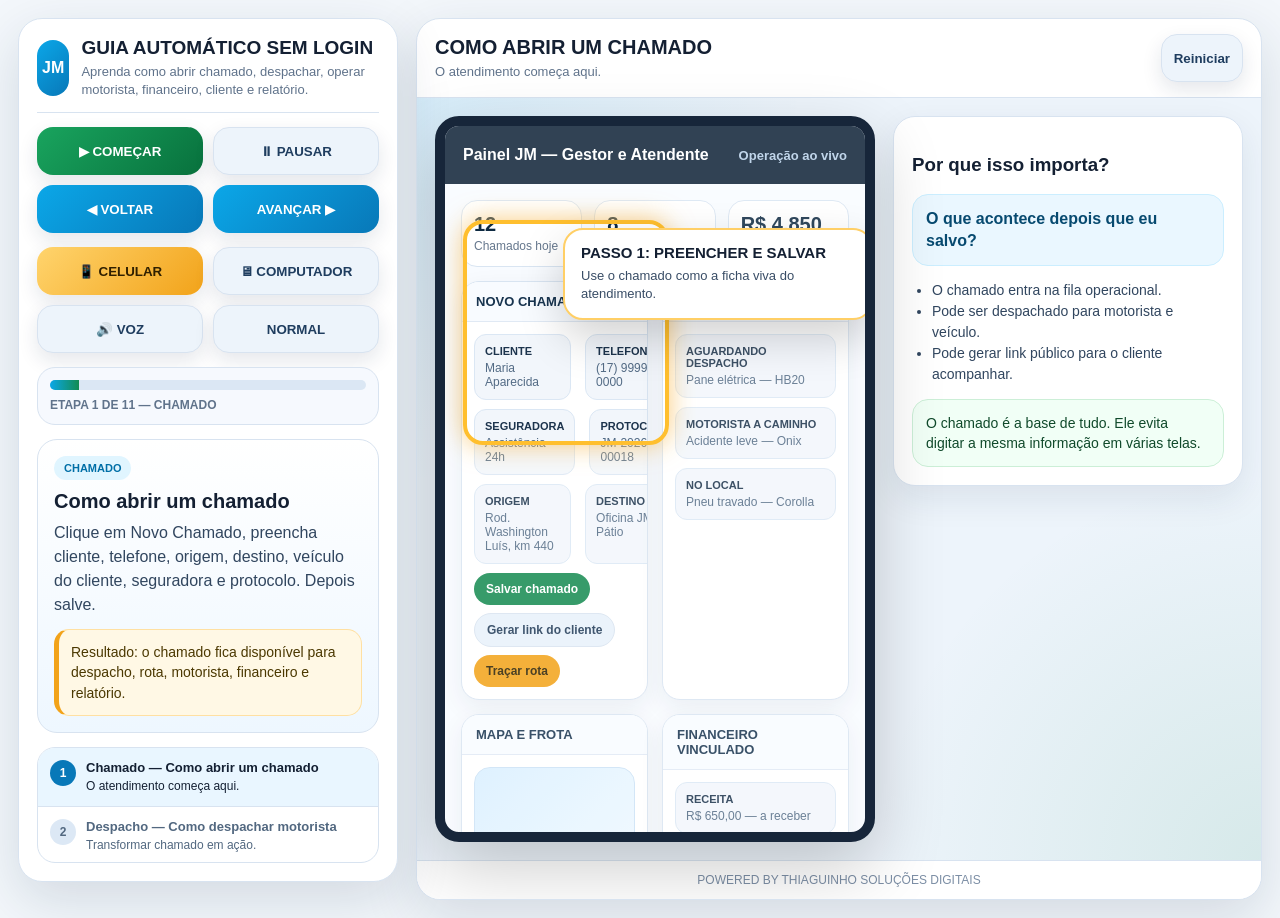
<file: guia-jm-guinchos-sem-login.html>
<!doctype html>
<html lang="pt-BR">
<head>
<meta charset="utf-8">
<meta name="viewport" content="width=device-width, initial-scale=1">
<title>Guia JM Guinchos — Sem Login</title>
<style>
:root{--bg:#f3f7fb;--card:#fff;--ink:#142033;--muted:#60738b;--line:#d8e3f0;--blue:#0878b8;--green:#138c52;--orange:#f2a31a;--red:#c43b3b;--shadow:0 18px 55px rgba(17,39,70,.14);--radius:24px}*{box-sizing:border-box}body{margin:0;background:var(--bg);font-family:Arial,Helvetica,sans-serif;color:var(--ink)}.app{min-height:100vh;display:grid;grid-template-columns:380px 1fr;gap:18px;padding:18px}.teacher,.stage{background:var(--card);border:1px solid var(--line);border-radius:var(--radius);box-shadow:var(--shadow)}.teacher{padding:18px;display:flex;flex-direction:column;gap:14px;position:sticky;top:18px;max-height:calc(100vh - 36px)}.brand{display:flex;gap:12px;align-items:center;border-bottom:1px solid var(--line);padding-bottom:14px}.logo{width:56px;height:56px;border-radius:18px;background:linear-gradient(135deg,#0ba7e8,#0878b8);color:#fff;display:grid;place-items:center;font-weight:900}h1{font-size:19px;margin:0;text-transform:uppercase}.brand p,.top p{margin:4px 0 0;color:var(--muted);font-size:13px;line-height:1.35}.controls{display:grid;grid-template-columns:1fr 1fr;gap:10px}button{border:0;border-radius:16px;min-height:48px;padding:12px;font-weight:900;cursor:pointer;box-shadow:0 8px 20px rgba(17,39,70,.11)}.primary{background:linear-gradient(135deg,#19a45e,#08713d);color:#fff}.blue{background:linear-gradient(135deg,#0ba7e8,#0878b8);color:#fff}.light{background:#edf4fb;color:#1f3d5f;border:1px solid var(--line)}.orange{background:linear-gradient(135deg,#ffd46d,#f2a31a);color:#302000}.bar{height:10px;background:#dbe7f4;border-radius:99px;overflow:hidden}.fill{height:100%;width:0;background:linear-gradient(90deg,#0ba7e8,#138c52);transition:.25s}.progress{background:#f6f9fe;border:1px solid var(--line);border-radius:18px;padding:12px}.progressText{margin-top:8px;color:var(--muted);font-size:12px;font-weight:900;text-transform:uppercase}.lesson{background:linear-gradient(180deg,#fff,#eef7ff);border:1px solid var(--line);border-radius:20px;padding:16px}.tag{display:inline-flex;background:#e0f5ff;color:#006fa7;border-radius:99px;padding:6px 10px;font-size:11px;font-weight:900;text-transform:uppercase;margin-bottom:10px}.lesson h2{margin:0 0 8px;font-size:20px}.lesson p{margin:0;color:#31465f;line-height:1.5}.how{margin-top:12px;background:#fff8e5;border:1px solid #ffe0a2;border-left:5px solid var(--orange);border-radius:15px;padding:12px;font-size:14px;line-height:1.45;color:#4b3800}.steps{flex:1;overflow:auto;border:1px solid var(--line);border-radius:18px}.step{display:flex;gap:10px;padding:12px;border-bottom:1px solid var(--line);cursor:pointer;color:#526880}.step.active{background:#e9f6ff;color:var(--ink)}.num{min-width:26px;height:26px;border-radius:50%;display:grid;place-items:center;background:#dce8f5;font-weight:900;font-size:12px}.step.active .num{background:var(--blue);color:#fff}.step strong{font-size:13px;display:block}.step small{font-size:12px;display:block;margin-top:3px;line-height:1.35}.stage{overflow:hidden;display:flex;flex-direction:column}.top{min-height:74px;padding:15px 18px;border-bottom:1px solid var(--line);display:flex;justify-content:space-between;align-items:center}.top h2{margin:0 0 4px;font-size:20px;text-transform:uppercase}.workspace{flex:1;display:grid;grid-template-columns:minmax(420px,1fr) 350px;gap:18px;padding:18px;background:radial-gradient(circle at top left,rgba(11,167,232,.10),transparent 34%),radial-gradient(circle at bottom right,rgba(17,138,80,.10),transparent 34%),#edf4fb}.mock{height:calc(100vh - 174px);min-height:620px;background:#f8fbff;border:10px solid #17263a;border-radius:24px;box-shadow:0 26px 70px rgba(0,0,0,.20);overflow:hidden;position:relative;transition:.25s}.mock.mobile{max-width:405px;margin:auto;min-height:700px;border-radius:36px;border-width:12px}.screen{display:none;height:100%;overflow:auto;position:relative}.screen.active{display:block}.mockHeader{height:58px;background:#0f2338;color:#fff;display:flex;justify-content:space-between;align-items:center;padding:0 18px;font-weight:900}.mockHeader span{font-size:13px;color:#b6cee6}.content{padding:16px;display:grid;gap:14px}.grid2{display:grid;grid-template-columns:1fr 1fr;gap:14px}.grid3{display:grid;grid-template-columns:repeat(3,1fr);gap:12px}.panel{background:#fff;border:1px solid #d8e4f1;border-radius:18px;box-shadow:0 8px 24px rgba(17,39,70,.07);overflow:hidden}.panel h3{margin:0;padding:12px 14px;border-bottom:1px solid #e0e9f4;font-size:13px;text-transform:uppercase;color:#18344f;background:#f8fbff}.panelBody{padding:12px;display:grid;gap:9px}.field{background:#f2f6fb;border:1px solid #dbe7f4;border-radius:12px;padding:10px;color:#536b85;font-size:12px}.field b{display:block;color:#1d344d;font-size:11px;text-transform:uppercase;margin-bottom:4px}.btnRow{display:flex;flex-wrap:wrap;gap:8px}.pill{background:#0b82c3;color:#fff;border-radius:999px;padding:9px 12px;font-size:12px;font-weight:900}.pill.green{background:#168b51}.pill.orange{background:#f2a31a;color:#2d2100}.pill.red{background:#c43b3b}.pill.light{background:#e8f1fa;color:#203a57}.map{height:300px;border-radius:16px;background:linear-gradient(135deg,#d9efff,#fff);border:1px solid #cce2f5;position:relative;overflow:hidden}.road{position:absolute;height:8px;background:#9fc4db;border-radius:99px}.r1{width:75%;left:10%;top:46%;transform:rotate(-10deg)}.r2{width:55%;left:18%;top:58%;transform:rotate(18deg)}.route{position:absolute;left:20%;top:38%;width:58%;height:48%;border-left:5px solid #0ba7e8;border-bottom:5px solid #0ba7e8;border-radius:0 0 0 50px}.marker{position:absolute;width:24px;height:24px;border-radius:50%;background:#e43b3b;border:4px solid #fff;box-shadow:0 5px 12px rgba(0,0,0,.22)}.car{background:#118a50;left:20%;top:36%}.dest{left:75%;top:80%}.kpi{background:#fff;border:1px solid #d9e5f2;border-radius:16px;padding:12px}.kpi strong{display:block;font-size:20px;color:#0e2a42}.kpi span{font-size:12px;color:#65778d}.timeline{display:grid;gap:8px}.event{display:flex;gap:9px;font-size:12px;color:#4b627b}.event:before{content:"";min-width:12px;height:12px;border-radius:50%;background:#0ba7e8;margin-top:2px}.bigAction{min-height:52px;border-radius:16px;background:#0b82c3;color:#fff;font-weight:900;display:grid;place-items:center;margin-bottom:10px}.bigAction.green{background:#168b51}.bigAction.orange{background:#f2a31a;color:#2d2100}.photos{display:grid;grid-template-columns:repeat(3,1fr);gap:8px}.photo{height:76px;border-radius:12px;background:linear-gradient(135deg,#d7e8f8,#fff);border:1px solid #d8e5f2;display:grid;place-items:center;color:#71849a;font-size:11px;text-align:center}.chat{display:grid;gap:8px}.msg{padding:10px;border-radius:14px;background:#eef5fc;color:#334b66;font-size:12px}.msg.me{background:#dff6e9}.reportPage{background:#fff;border:1px solid #d8e4f1;border-radius:18px;margin:16px;padding:18px}.reportHead{display:flex;justify-content:space-between;border-bottom:1px solid #e1eaf4;padding-bottom:12px;margin-bottom:12px}.reportTitle{font-weight:900;font-size:18px}.reportFoot{text-align:center;border-top:1px solid #e1eaf4;margin-top:16px;padding-top:12px;color:#75879c;font-size:11px;text-transform:uppercase}.focus{position:absolute;border:4px solid #ffbf2e;border-radius:20px;box-shadow:0 0 0 9999px rgba(255,255,255,.14),0 0 26px rgba(242,163,26,.65);pointer-events:none;z-index:20;transition:.35s}.bubble{position:absolute;background:#fff;border:2px solid #ffcf66;border-radius:20px;padding:14px 16px;width:310px;max-width:calc(100% - 24px);box-shadow:0 18px 45px rgba(0,0,0,.18);z-index:21;transition:.35s}.bubble h3{margin:0 0 6px;font-size:15px;text-transform:uppercase}.bubble p{margin:0;color:#394d66;font-size:13px;line-height:1.45}.curiosity{background:#fff;border:1px solid var(--line);border-radius:22px;padding:18px;box-shadow:0 12px 35px rgba(17,39,70,.09);align-self:start;max-height:calc(100vh - 174px);overflow:auto}.question{padding:13px;border-radius:16px;background:#eaf7ff;border:1px solid #cbeeff;color:#074a70;font-weight:900;line-height:1.35;margin-bottom:12px}.curiosity ul{padding-left:20px;color:#31465f;line-height:1.5;font-size:14px}.answer{background:#f1fff6;border:1px solid #ccefd7;border-radius:16px;padding:13px;color:#104a2b;line-height:1.45;font-size:14px}.footer{text-align:center;padding:12px 18px;border-top:1px solid var(--line);color:#7c8ea5;font-size:12px;text-transform:uppercase;background:#fff}@media(max-width:1100px){.app{grid-template-columns:1fr}.teacher{position:relative;top:auto;max-height:none}.workspace{grid-template-columns:1fr}.curiosity{max-height:none}.grid2,.grid3{grid-template-columns:1fr}.steps{max-height:260px}}@media(max-width:600px){.app{padding:8px}.controls{grid-template-columns:1fr 1fr}.workspace{padding:10px}.top{align-items:flex-start;flex-direction:column}.mock{height:710px;min-height:710px;border-width:8px;border-radius:20px}.mock.mobile{max-width:100%;height:730px}.bubble{width:270px}}
</style>
</head>
<body>
<main class="app"><aside class="teacher"><div class="brand"><div class="logo">JM</div><div><h1>Guia automático sem login</h1><p>Aprenda como abrir chamado, despachar, operar motorista, financeiro, cliente e relatório.</p></div></div><div class="controls"><button id="play" class="primary">▶ COMEÇAR</button><button id="pause" class="light">⏸ PAUSAR</button><button id="prev" class="blue">◀ VOLTAR</button><button id="next" class="blue">AVANÇAR ▶</button></div><div class="controls"><button id="mobile" class="orange">📱 CELULAR</button><button id="desktop" class="light">🖥 COMPUTADOR</button><button id="voice" class="light">🔊 VOZ</button><button id="speed" class="light">NORMAL</button></div><div class="progress"><div class="bar"><div id="fill" class="fill"></div></div><div id="progressText" class="progressText">Etapa 1</div></div><section class="lesson"><span id="tag" class="tag">Guia</span><h2 id="lessonTitle"></h2><p id="lessonText"></p><div id="how" class="how"></div></section><div id="steps" class="steps"></div></aside><section class="stage"><div class="top"><div><h2 id="stageTitle"></h2><p id="stageSubtitle"></p></div><button id="restart" class="light">Reiniciar</button></div><div class="workspace"><div class="mockWrap"><div id="mock" class="mock"><div id="screen-operacao" class="screen active"><div class="mockHeader">Painel JM — Gestor e Atendente <span>Operação ao vivo</span></div><div class="content"><div class="grid3"><div class="kpi"><strong>12</strong><span>Chamados hoje</span></div><div class="kpi"><strong>8</strong><span>Em andamento</span></div><div class="kpi"><strong>R$ 4.850</strong><span>Receita prevista</span></div></div><div class="grid2"><div class="panel"><h3>Novo chamado</h3><div class="panelBody"><div class="grid2"><div class="field"><b>Cliente</b>Maria Aparecida</div><div class="field"><b>Telefone</b>(17) 99999-0000</div></div><div class="grid2"><div class="field"><b>Seguradora</b>Assistência 24h</div><div class="field"><b>Protocolo</b>JM-2026-00018</div></div><div class="grid2"><div class="field"><b>Origem</b>Rod. Washington Luís, km 440</div><div class="field"><b>Destino</b>Oficina JM / Pátio</div></div><div class="btnRow"><span class="pill green">Salvar chamado</span><span class="pill light">Gerar link do cliente</span><span class="pill orange">Traçar rota</span></div></div></div><div class="panel"><h3>Fila operacional</h3><div class="panelBody"><div class="field"><b>Aguardando despacho</b>Pane elétrica — HB20</div><div class="field"><b>Motorista a caminho</b>Acidente leve — Onix</div><div class="field"><b>No local</b>Pneu travado — Corolla</div></div></div></div><div class="grid2"><div class="panel"><h3>Mapa e frota</h3><div class="panelBody"><div class="map"><div class="road r1"></div><div class="road r2"></div><div class="route"></div><div class="marker car"></div><div class="marker dest"></div></div><div class="btnRow"><span class="pill">Atualizar frota</span><span class="pill green">Despachar veículo</span><span class="pill light">Abrir rota</span></div></div></div><div class="panel"><h3>Financeiro vinculado</h3><div class="panelBody"><div class="field"><b>Receita</b>R$ 650,00 — a receber</div><div class="field"><b>Despesa motorista</b>Combustível R$ 120,00 — pendente</div><div class="field"><b>Lucro previsto</b>R$ 530,00 antes de taxas</div><div class="btnRow"><span class="pill green">Aprovar despesa</span><span class="pill">Lançar recebimento</span></div></div></div></div></div></div><div id="screen-motorista" class="screen"><div class="mockHeader">Painel Motorista <span>Celular em campo</span></div><div class="content"><div class="panel"><h3>Chamado atual</h3><div class="panelBody"><div class="field"><b>Atendimento</b>Pane elétrica — HB20 — JM-2026-00018</div><div class="field"><b>Origem</b>Rod. Washington Luís, km 440</div><div class="field"><b>Destino</b>Oficina JM / Pátio</div><div class="btnRow"><span class="pill">Abrir rota</span><span class="pill green">Iniciar atendimento</span></div></div></div><div class="panel"><h3>Status rápido</h3><div class="panelBody"><div class="bigAction">Estou a caminho</div><div class="bigAction orange">Cheguei no local</div><div class="bigAction">Veículo carregado</div><div class="bigAction green">Entregue / finalizar</div></div></div><div class="panel"><h3>GPS celular</h3><div class="panelBody"><div class="field"><b>Quando usar</b>Somente se o módulo estiver liberado. Serve como apoio ao rastreador.</div><div class="btnRow"><span class="pill green">Ligar GPS</span><span class="pill red">Desligar</span></div></div></div><div class="panel"><h3>Provas do atendimento</h3><div class="panelBody"><div class="photos"><div class="photo">Foto frente</div><div class="photo">Foto painel</div><div class="photo">Áudio 1</div></div><div class="field"><b>Assinatura</b>Cliente assina na tela</div><div class="btnRow"><span class="pill green">Enviar provas</span><span class="pill light">Adicionar áudio</span><span class="pill orange">Lançar despesa</span></div></div></div></div></div><div id="screen-cliente" class="screen"><div class="mockHeader">Portal do Cliente <span>Link público seguro</span></div><div class="content"><div class="panel"><h3>Status do atendimento</h3><div class="panelBody"><div class="kpi"><strong>Motorista a caminho</strong><span>Previsão atualizada pela JM Guinchos</span></div><div class="timeline"><div class="event">Atendimento recebido</div><div class="event">Guincho despachado</div><div class="event">Motorista a caminho</div></div><div class="btnRow"><span class="pill green">Falar com JM</span><span class="pill">Ver relatório</span></div></div></div><div class="panel"><h3>Chat com a JM</h3><div class="panelBody chat"><div class="msg">Cliente: O motorista já saiu?</div><div class="msg me">JM: Sim, está a caminho.</div><div class="btnRow"><span class="pill">Enviar mensagem</span><span class="pill light">Enviar áudio</span></div></div></div></div></div><div id="screen-relatorio" class="screen"><div class="mockHeader">Relatório de Provas <span>Exportar PDF</span></div><div class="reportPage"><div class="reportHead"><div><div class="reportTitle">Relatório de Atendimento</div><div>JM Guinchos — Protocolo JM-2026-00018</div></div><div>Status: Finalizado</div></div><div class="grid2"><div class="field"><b>Cliente</b>Maria Aparecida</div><div class="field"><b>Veículo</b>HB20 prata — ABC1D23</div><div class="field"><b>Motorista</b>João — Plataforma 01</div><div class="field"><b>Seguradora</b>Assistência 24h</div></div><div class="timeline" style="margin-top:14px"><div class="event">Chamado criado às 14:12</div><div class="event">Motorista a caminho às 14:20</div><div class="event">Veículo carregado às 15:05</div><div class="event">Entregue às 15:45</div></div><div class="photos" style="margin-top:14px"><div class="photo">Foto 1</div><div class="photo">Foto 2</div><div class="photo">Áudio anexado</div></div><div class="btnRow" style="margin-top:14px"><span class="pill">Imprimir / salvar PDF</span><span class="pill light">Abrir link do cliente</span></div><div class="reportFoot">Powered by thIAguinho Soluções Digitais</div></div></div><div id="focus" class="focus"></div><div id="bubble" class="bubble"><h3 id="bubbleTitle"></h3><p id="bubbleText"></p></div></div></div><aside class="curiosity"><h3>Por que isso importa?</h3><div id="question" class="question"></div><ul id="bullets"></ul><div id="answer" class="answer"></div></aside></div><div class="footer">Powered by thIAguinho Soluções Digitais</div></section></main>
<script>
const steps=[
{screen:'operacao',mode:'desktop',group:'Chamado',title:'Como abrir um chamado',subtitle:'O atendimento começa aqui.',lesson:'Clique em Novo Chamado, preencha cliente, telefone, origem, destino, veículo do cliente, seguradora e protocolo. Depois salve.',how:'Resultado: o chamado fica disponível para despacho, rota, motorista, financeiro e relatório.',question:'O que acontece depois que eu salvo?',bullets:['O chamado entra na fila operacional.','Pode ser despachado para motorista e veículo.','Pode gerar link público para o cliente acompanhar.'],answer:'O chamado é a base de tudo. Ele evita digitar a mesma informação em várias telas.',focus:[4,13,47,31],bubble:[52,14],bubbleTitle:'Passo 1: preencher e salvar',bubbleText:'Use o chamado como a ficha viva do atendimento.'},
{screen:'operacao',mode:'desktop',group:'Despacho',title:'Como despachar motorista',subtitle:'Transformar chamado em ação.',lesson:'Selecione o chamado na fila, escolha o veículo e o motorista, confira mapa e clique em despachar.',how:'Resultado: o motorista recebe o atendimento no celular e a central acompanha o status.',question:'Por que não mandar pelo WhatsApp solto?',bullets:['Porque o despacho fica registrado.','O motorista recebe rota e dados certos.','O gestor vê status e provas depois.'],answer:'Despacho no sistema cria rastreabilidade.',focus:[51,13,44,31],bubble:[10,46],bubbleTitle:'Passo 2: escolher quem vai',bubbleText:'A central vê disponibilidade e decide com informação.'},
{screen:'operacao',mode:'desktop',group:'Mapa',title:'Como acompanhar no mapa',subtitle:'Frota, rota e posição.',lesson:'O mapa usa rastreador do veículo como fonte principal. Se habilitado, o GPS do celular entra como apoio.',how:'Veículo cadastrado só aparece no mapa quando existe posição real: RAFA, GPS celular ou posição manual.',question:'Por que o veículo não aparece só por cadastrar?',bullets:['Cadastro é só a ficha do veículo.','Para aparecer no mapa precisa ter posição real.','A posição vem do RAFA, GPS celular ou posição manual.'],answer:'Veículo cadastrado sem posição não tem marcador real.',focus:[4,52,47,38],bubble:[54,54],bubbleTitle:'Mapa precisa de coordenada',bubbleText:'Cadastro não é localização. O mapa mostra veículos com posição recebida.'},
{screen:'operacao',mode:'desktop',group:'Financeiro',title:'Como gerir despesas e recebimentos',subtitle:'Fluxo único sem retrabalho.',lesson:'Quando motorista lança despesa, o gestor aprova. Ao aprovar, vira saída financeira e custo do veículo.',how:'Recebimento vinculado atualiza saldo do chamado e evita lançar a mesma informação várias vezes.',question:'Por que lançar uma vez só?',bullets:['Evita duplicidade.','Vincula custo ao caminhão certo.','Mostra lucro real por atendimento.'],answer:'A despesa vira dado financeiro conectado.',focus:[53,52,43,38],bubble:[9,55],bubbleTitle:'Aprovar gera financeiro',bubbleText:'Combustível entra como custo operacional. Manutenção entra como manutenção/custo quando aplicável.'},
{screen:'motorista',mode:'mobile',group:'Motorista',title:'Como o motorista usa',subtitle:'Operação no celular.',lesson:'O motorista seleciona o chamado, abre a rota e atualiza os status conforme o atendimento avança.',how:'Resultado: gestor, cliente e relatório recebem a linha do tempo correta.',question:'Quais botões o motorista mais usa?',bullets:['Abrir rota.','Mudar status.','Enviar provas e despesas.'],answer:'O motorista não precisa ver o sistema inteiro. Precisa executar com poucos toques.',focus:[7,9,86,25],bubble:[8,38],bubbleTitle:'Chamado atual',bubbleText:'Aqui o motorista confirma qual atendimento está fazendo.'},
{screen:'motorista',mode:'mobile',group:'Status',title:'Como mudar status',subtitle:'Linha do tempo automática.',lesson:'Toque em A caminho, Cheguei no local, Veículo carregado, Entregue ou Finalizar conforme a etapa real.',how:'Isso alimenta a linha do tempo do gestor, cliente e relatório.',question:'Por que status importa?',bullets:['Reduz ligação do cliente.','Prova horários para seguradora.','Ajuda o gestor a ver gargalos.'],answer:'Cada status é uma evidência operacional.',focus:[7,28,86,29],bubble:[8,60],bubbleTitle:'Botões de etapa',bubbleText:'O status precisa ser simples, grande e sem dúvida.'},
{screen:'motorista',mode:'mobile',group:'GPS',title:'Como ligar GPS do celular',subtitle:'Módulo opcional.',lesson:'Se o gestor habilitou o módulo, selecione o chamado e toque em Ligar GPS. O sistema envia posição viva para ajudar o mapa.',how:'GPS sem chamado vinculado não serve para operação. Ele precisa estar ligado ao atendimento correto.',question:'Por que selecionar chamado antes?',bullets:['Para vincular ao atendimento certo.','Para saber qual veículo/motorista está em campo.','Para evitar posição solta sem contexto.'],answer:'A posição deve ir para o RTDB e não travar o formulário.',focus:[7,58,86,19],bubble:[8,80],bubbleTitle:'GPS com contexto',bubbleText:'A posição ajuda o mapa quando o rastreador não estiver disponível.'},
{screen:'motorista',mode:'mobile',group:'Provas',title:'Como enviar provas',subtitle:'Fotos, assinatura e áudios.',lesson:'Adicione fotos, assinatura e quantos áudios forem necessários. Depois toque em Enviar provas e aguarde sucesso ou erro claro.',how:'As provas alimentam o relatório e podem ser liberadas para cliente ou seguradora.',question:'O que não pode acontecer?',bullets:['Botão sem resposta.','Foto enviada sem confirmação.','Áudio sobrescrever áudio anterior.'],answer:'Cada prova precisa entrar no histórico com data, autor e visibilidade.',focus:[7,74,86,22],bubble:[8,39],bubbleTitle:'Provas do atendimento',bubbleText:'Várias fotos e vários áudios devem ser anexos, não campo único.'},
{screen:'cliente',mode:'mobile',group:'Cliente',title:'Como o cliente acompanha',subtitle:'Link público seguro.',lesson:'No painel JM, gere o link do cliente. Envie pelo WhatsApp. O cliente abre sem login e acompanha o status autorizado.',how:'O cliente vê andamento, chat e provas liberadas sem acessar dados internos.',question:'O que o cliente não pode ver?',bullets:['Lucro da empresa.','Despesas internas.','Frota inteira ou outros chamados.'],answer:'O portal público informa sem expor a operação interna.',focus:[7,10,86,45],bubble:[8,59],bubbleTitle:'Acompanhamento seguro',bubbleText:'O cliente vê apenas o que a JM liberar.'},
{screen:'cliente',mode:'mobile',group:'Chat',title:'Como usar chat',subtitle:'Conversa vinculada ao chamado.',lesson:'Cliente envia mensagem pelo portal. Gestor ou atendente responde no painel JM. Tudo fica registrado no atendimento.',how:'A conversa vira parte da rastreabilidade do serviço.',question:'Por que chat dentro do chamado?',bullets:['Mantém histórico.','Evita conversa fora de contexto.','Facilita auditoria.'],answer:'Cada mensagem pertence ao token/chamado correto.',focus:[7,56,86,32],bubble:[8,27],bubbleTitle:'Mensagem com histórico',bubbleText:'Cada conversa fica dentro do atendimento.'},
{screen:'relatorio',mode:'desktop',group:'Relatório',title:'Como gerar relatório/PDF',subtitle:'Documento final do atendimento.',lesson:'Abra o relatório, revise dados, timeline, fotos, assinatura e áudios. Depois use Imprimir / salvar PDF.',how:'O relatório vira documento profissional para cliente, seguradora e arquivo interno.',question:'O que precisa entrar no relatório?',bullets:['Dados do chamado, motorista e veículo.','Linha do tempo do atendimento.','Provas: fotos, assinatura e áudios.'],answer:'O relatório transforma a operação em prova organizada.',focus:[8,10,84,75],bubble:[28,78],bubbleTitle:'Relatório profissional',bubbleText:'Sempre com rodapé discreto: Powered by thIAguinho Soluções Digitais.'}
];
const state={i:0,playing:false,voice:false,speed:1,timer:null};const $=id=>document.getElementById(id);const els={mock:$('mock'),focus:$('focus'),bubble:$('bubble'),bubbleTitle:$('bubbleTitle'),bubbleText:$('bubbleText'),tag:$('tag'),lessonTitle:$('lessonTitle'),lessonText:$('lessonText'),how:$('how'),stageTitle:$('stageTitle'),stageSubtitle:$('stageSubtitle'),question:$('question'),bullets:$('bullets'),answer:$('answer'),fill:$('fill'),progressText:$('progressText'),steps:$('steps')};
function buildSteps(){els.steps.innerHTML=steps.map((s,i)=>`<div class="step" data-i="${i}"><div class="num">${i+1}</div><div><strong>${s.group} — ${s.title}</strong><small>${s.subtitle}</small></div></div>`).join('');els.steps.querySelectorAll('.step').forEach(x=>x.onclick=()=>go(Number(x.dataset.i),false));}
function setScreen(name){document.querySelectorAll('.screen').forEach(s=>s.classList.remove('active'));$('screen-'+name).classList.add('active')}
function setMode(mode){els.mock.classList.toggle('mobile',mode==='mobile')}
function position(){const s=steps[state.i],r=els.mock.getBoundingClientRect(),[x,y,w,h]=s.focus;els.focus.style.left=x/100*r.width+'px';els.focus.style.top=y/100*r.height+'px';els.focus.style.width=w/100*r.width+'px';els.focus.style.height=h/100*r.height+'px';let [bx,by]=s.bubble,left=bx/100*r.width,top=by/100*r.height,bw=Math.min(310,r.width-24);if(left+bw>r.width-12)left=r.width-bw-12;if(left<12)left=12;if(top+150>r.height-12)top=r.height-162;if(top<12)top=12;els.bubble.style.left=left+'px';els.bubble.style.top=top+'px'}
function speak(txt){if(!state.voice||!('speechSynthesis'in window))return;speechSynthesis.cancel();const u=new SpeechSynthesisUtterance(txt);u.lang='pt-BR';u.rate=.98;speechSynthesis.speak(u)}
function go(i,auto){clearTimeout(state.timer);state.i=(i+steps.length)%steps.length;const s=steps[state.i];setScreen(s.screen);setMode(s.mode);els.tag.textContent=s.group;els.lessonTitle.textContent=s.title;els.lessonText.textContent=s.lesson;els.how.textContent=s.how;els.stageTitle.textContent=s.title;els.stageSubtitle.textContent=s.subtitle;els.bubbleTitle.textContent=s.bubbleTitle;els.bubbleText.textContent=s.bubbleText;els.question.textContent=s.question;els.bullets.innerHTML=s.bullets.map(b=>`<li>${b}</li>`).join('');els.answer.textContent=s.answer;els.fill.style.width=(state.i+1)/steps.length*100+'%';els.progressText.textContent=`Etapa ${state.i+1} de ${steps.length} — ${s.group}`;document.querySelectorAll('.step').forEach((x,idx)=>x.classList.toggle('active',idx===state.i));setTimeout(position,100);speak(`${s.title}. ${s.lesson}. ${s.how}`);if(auto&&state.playing){const delay=state.speed===2?6500:state.speed===.7?11500:8800;state.timer=setTimeout(()=>go(state.i+1,true),delay)}}
function play(){state.playing=true;go(state.i,true)}function pause(){state.playing=false;clearTimeout(state.timer);if('speechSynthesis'in window)speechSynthesis.cancel()}$('play').onclick=play;$('pause').onclick=pause;$('next').onclick=()=>go(state.i+1,state.playing);$('prev').onclick=()=>go(state.i-1,state.playing);$('restart').onclick=()=>{state.i=0;go(0,state.playing)};$('mobile').onclick=()=>setMode('mobile');$('desktop').onclick=()=>setMode('desktop');$('voice').onclick=()=>{state.voice=!state.voice;$('voice').textContent=state.voice?'🔊 VOZ ON':'🔇 VOZ OFF';if(!state.voice&&'speechSynthesis'in window)speechSynthesis.cancel();if(state.voice)speak(`${steps[state.i].title}. ${steps[state.i].lesson}`)};$('speed').onclick=()=>{state.speed=state.speed===1?2:state.speed===2?.7:1;$('speed').textContent=state.speed===2?'RÁPIDO':state.speed===.7?'LENTO':'NORMAL';if(state.playing)go(state.i,true)};window.addEventListener('resize',position);buildSteps();go(0,false);
</script>
</body>
</html>
</file>
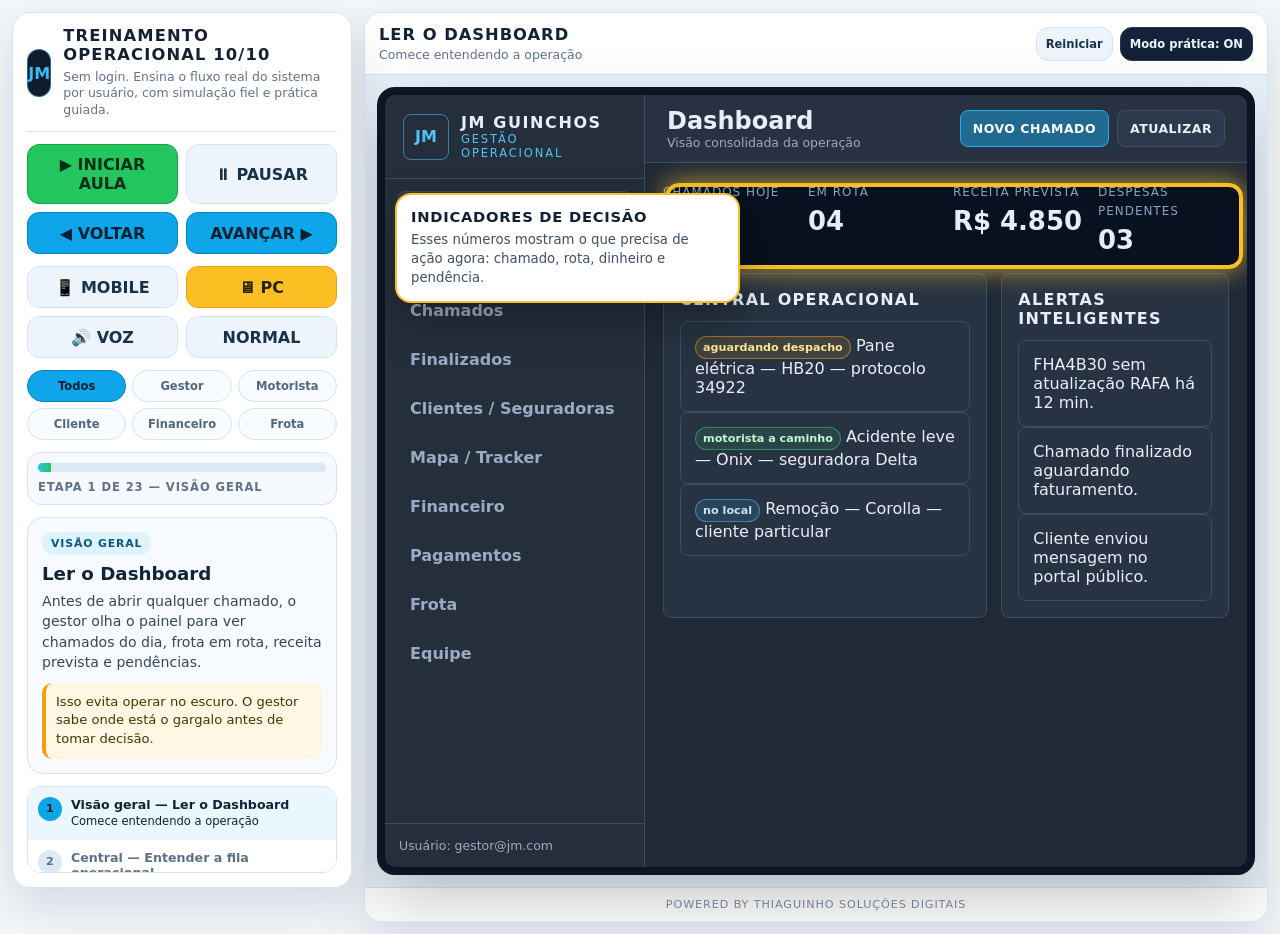
<file: treinamento-jm-guinchos-10-10.html>
<!doctype html>
<html lang="pt-BR">
<head>
<meta charset="utf-8" />
<meta name="viewport" content="width=device-width, initial-scale=1" />
<title>JM Guinchos — Treinamento Operacional 10/10</title>
<style>
:root{
  --bg:#07111f;--panel:#0f1c2d;--panel2:#15243a;--panel3:#0b1524;--line:#263850;--text:#e6edf7;--muted:#8da2bd;--accent:#38bdf8;--green:#22c55e;--amber:#f59e0b;--red:#ef4444;--white:#fff;--radius:8px;
  --guide:#f3f7fb;--guide-card:#ffffff;--guide-ink:#142033;--guide-muted:#60738c;--guide-line:#d8e3f0;--shadow:0 18px 48px rgba(15,34,58,.14);
}
*{box-sizing:border-box}html,body{margin:0;min-height:100%;font-family:Inter,system-ui,-apple-system,BlinkMacSystemFont,"Segoe UI",sans-serif;background:var(--guide);color:var(--guide-ink)}button,input,select,textarea{font:inherit}button{cursor:pointer}.hidden{display:none!important}.muted{color:var(--muted)}.small{font-size:.78rem}.ok{color:var(--green)}.warn{color:var(--amber)}.danger{color:var(--red)}.info{color:var(--accent)}
.shell{min-height:100vh;display:grid;grid-template-columns:360px minmax(0,1fr) 360px;gap:12px;padding:12px}.coach,.inspector,.stage{background:var(--guide-card);border:1px solid var(--guide-line);border-radius:18px;box-shadow:var(--shadow);overflow:hidden}.coach,.inspector{position:sticky;top:12px;max-height:calc(100vh - 24px);display:flex;flex-direction:column}.coach-inner,.inspector-inner{padding:14px;display:flex;flex-direction:column;gap:12px;min-height:0}.brand{display:flex;gap:12px;align-items:center;padding-bottom:12px;border-bottom:1px solid var(--guide-line)}.brand-mark{width:48px;height:48px;border-radius:12px;background:#0f1c2d;color:var(--accent);border:1px solid rgba(56,189,248,.5);display:grid;place-items:center;font-weight:900}.brand h1{margin:0;font-size:1.02rem;line-height:1.15;text-transform:uppercase;letter-spacing:.07em}.brand p{margin:4px 0 0;color:var(--guide-muted);font-size:.78rem;line-height:1.35}.controls{display:grid;grid-template-columns:1fr 1fr;gap:8px}.ctl{border:1px solid var(--guide-line);border-radius:12px;padding:10px 11px;min-height:42px;font-weight:900;background:#edf4fb;color:#17324d}.ctl.primary{background:#22c55e;color:#052e16;border-color:#16a34a}.ctl.blue{background:#0ea5e9;color:#062033;border-color:#0284c7}.ctl.amber{background:#fbbf24;color:#2d2100;border-color:#f59e0b}.ctl.dark{background:#132238;color:#eaf6ff;border-color:#263850}.tabs{display:grid;grid-template-columns:repeat(3,1fr);gap:6px}.tab{border:1px solid var(--guide-line);background:#f8fbff;border-radius:999px;padding:8px 7px;font-weight:900;font-size:.72rem;color:#52677d}.tab.active{background:#0ea5e9;color:#052033;border-color:#0284c7}.progress{background:#f6f9fd;border:1px solid var(--guide-line);border-radius:14px;padding:10px}.bar{height:9px;background:#dde8f5;border-radius:999px;overflow:hidden}.fill{height:100%;width:0;background:linear-gradient(90deg,#38bdf8,#22c55e);transition:.25s}.counter{font-size:.72rem;font-weight:900;letter-spacing:.08em;text-transform:uppercase;color:var(--guide-muted);margin-top:8px}.lesson{background:#f7fbff;border:1px solid var(--guide-line);border-radius:16px;padding:14px}.tag{display:inline-flex;background:#dff3ff;color:#075985;border-radius:999px;padding:5px 9px;font-size:.68rem;font-weight:900;letter-spacing:.08em;text-transform:uppercase;margin-bottom:8px}.lesson h2{margin:0 0 7px;color:#102338;font-size:1.14rem}.lesson p{margin:0;color:#33465c;font-size:.88rem;line-height:1.45}.why{margin-top:10px;background:#fff7e3;border-left:4px solid var(--amber);border-radius:10px;padding:10px;color:#473500;font-size:.82rem;line-height:1.42}.step-list{overflow:auto;border:1px solid var(--guide-line);border-radius:14px;background:#fff;min-height:0;flex:1}.step-item{display:flex;gap:9px;padding:10px;border-bottom:1px solid #e8eff7;color:#5c7188;cursor:pointer}.step-item:last-child{border-bottom:0}.step-item.active{background:#eaf7ff;color:#102338}.step-num{min-width:24px;height:24px;border-radius:50%;display:grid;place-items:center;background:#dce8f5;font-size:.7rem;font-weight:900}.step-item.active .step-num{background:#0ea5e9;color:#032031}.step-item strong{font-size:.79rem;display:block}.step-item small{font-size:.72rem;display:block;margin-top:2px;line-height:1.32}.stage{display:flex;flex-direction:column;min-height:calc(100vh - 24px)}.stage-top{min-height:62px;background:#fff;display:flex;align-items:center;justify-content:space-between;gap:12px;padding:10px 14px;border-bottom:1px solid var(--guide-line)}.stage-top h2{margin:0 0 3px;color:#102338;font-size:1.02rem;letter-spacing:.06em;text-transform:uppercase}.stage-top p{margin:0;color:var(--guide-muted);font-size:.78rem}.top-actions{display:flex;gap:7px;flex-wrap:wrap;justify-content:flex-end}.top-actions .ctl{min-height:34px;padding:7px 9px;font-size:.72rem}.mock-wrap{flex:1;min-height:0;background:#e9f1fa;padding:12px;display:grid;place-items:center}.device{width:100%;max-width:1180px;height:calc(100vh - 112px);min-height:704px;background:var(--bg);border:8px solid #0b1625;border-radius:18px;overflow:hidden;box-shadow:0 26px 68px rgba(0,0,0,.22);position:relative;transition:.25s}.device.mobile{max-width:410px;border-width:11px;border-radius:34px;min-height:760px;height:calc(100vh - 112px)}.footer{padding:10px;text-align:center;background:#fff;border-top:1px solid var(--guide-line);color:#7b8fa8;font-size:.7rem;text-transform:uppercase;letter-spacing:.08em}.panel-block{background:#fff;border:1px solid var(--guide-line);border-radius:14px;padding:12px}.panel-block h3{margin:0 0 8px;color:#102338;font-size:.9rem;text-transform:uppercase}.question{background:#eaf7ff;border:1px solid #cbeeff;border-radius:12px;padding:11px;color:#075985;font-weight:900;line-height:1.35}.inspector ul{margin:10px 0;padding-left:20px;color:#33465c;line-height:1.45;font-size:.84rem}.answer{background:#f0fdf4;border:1px solid #bbf7d0;border-radius:12px;padding:11px;color:#14532d;line-height:1.42;font-size:.84rem}.warning{background:#fff7ed;border:1px solid #fed7aa;border-radius:12px;padding:11px;color:#7c2d12;line-height:1.42;font-size:.84rem}.checkline{display:flex;gap:8px;align-items:flex-start;padding:7px 0;border-bottom:1px solid #eef3f8}.checkline:last-child{border-bottom:0}.check{width:18px;height:18px;border-radius:5px;background:#dbeafe;color:#075985;display:grid;place-items:center;font-size:.7rem;font-weight:900;flex:0 0 auto}.score{display:grid;grid-template-columns:repeat(3,1fr);gap:8px}.score div{background:#f8fbff;border:1px solid var(--guide-line);border-radius:12px;padding:9px;text-align:center}.score strong{display:block;font-size:1.1rem;color:#102338}.score span{font-size:.7rem;color:var(--guide-muted);text-transform:uppercase;font-weight:900}
/* Simulação fiel UI JM */
.mock-screen{display:none;height:100%;background:var(--bg);color:var(--text);overflow:auto}.mock-screen.active{display:block}.app-demo{min-height:100%;display:grid;grid-template-columns:260px minmax(0,1fr)}.sidebar{background:#0c1726;border-right:1px solid var(--line);display:flex;flex-direction:column;min-height:100%}.sidebar-head{padding:18px;border-bottom:1px solid var(--line)}.brand-row{display:flex;align-items:center;gap:12px}.brand-mark-sys{width:46px;height:46px;display:grid;place-items:center;border:1px solid rgba(56,189,248,.55);color:var(--accent);font-weight:900;border-radius:var(--radius)}.sidebar-title{font-weight:900;letter-spacing:.1em}.sidebar-sub{font-size:.72rem;color:var(--accent);letter-spacing:.16em;text-transform:uppercase}.nav{padding:12px;display:grid;gap:6px}.nav button{text-align:left;color:var(--muted);background:transparent;border:1px solid transparent;padding:11px 12px;border-radius:var(--radius);font-weight:750}.nav button.active,.nav button:hover{color:var(--white);background:var(--panel2);border-color:var(--line)}.sidebar-foot{margin-top:auto;padding:14px;border-top:1px solid var(--line)}.main-demo{min-width:0}.topbar{height:68px;display:flex;align-items:center;justify-content:space-between;gap:16px;padding:0 22px;border-bottom:1px solid var(--line);background:rgba(15,28,45,.92);position:sticky;top:0;z-index:20}.content{padding:18px;display:grid;gap:18px}.grid{display:grid;grid-template-columns:repeat(12,minmax(0,1fr));gap:14px}.col-3{grid-column:span 3}.col-4{grid-column:span 4}.col-5{grid-column:span 5}.col-6{grid-column:span 6}.col-7{grid-column:span 7}.col-8{grid-column:span 8}.col-9{grid-column:span 9}.col-12{grid-column:span 12}.panel,.card{background:var(--panel);border:1px solid var(--line);border-radius:var(--radius)}.panel{padding:16px}.card{padding:14px}.panel h2{font-size:1rem;letter-spacing:.08em;text-transform:uppercase;margin:0 0 12px}.panel h3{margin:0 0 10px}.kpi strong{display:block;font-size:1.62rem;margin-top:6px}.kpi span{color:var(--muted);font-size:.75rem;text-transform:uppercase;letter-spacing:.08em}label{display:block;color:var(--muted);font-size:.72rem;text-transform:uppercase;letter-spacing:.08em;margin:0 0 6px}input,select,textarea{width:100%;border:1px solid var(--line);background:#102033;color:var(--text);border-radius:var(--radius);padding:11px 12px;outline:none}textarea{min-height:84px}.form-grid{display:grid;grid-template-columns:repeat(2,minmax(0,1fr));gap:12px}.form-grid .wide{grid-column:1/-1}.actions{display:flex;flex-wrap:wrap;gap:8px;align-items:center}.btn{border:1px solid var(--line);background:var(--panel2);color:var(--text);padding:10px 12px;border-radius:var(--radius);font-weight:850;text-transform:uppercase;letter-spacing:.04em;font-size:.78rem}.btn.primary{background:#075985;border-color:#0ea5e9;color:white}.btn.good{background:#14532d;border-color:#22c55e;color:white}.btn.warn{background:#713f12;border-color:#f59e0b;color:white}.btn.danger{background:#7f1d1d;border-color:#ef4444;color:white}.table-wrap{overflow-x:auto}table{width:100%;border-collapse:collapse;min-width:760px}th,td{border-bottom:1px solid var(--line);padding:10px;text-align:left;vertical-align:top}th{color:var(--muted);font-size:.72rem;text-transform:uppercase;letter-spacing:.08em}td{font-size:.86rem}.badge{display:inline-flex;align-items:center;gap:5px;padding:4px 7px;border-radius:999px;font-size:.7rem;font-weight:850;border:1px solid var(--line);color:var(--muted)}.badge.ok{border-color:rgba(34,197,94,.5);background:rgba(34,197,94,.12);color:#bbf7d0}.badge.warn{border-color:rgba(245,158,11,.5);background:rgba(245,158,11,.12);color:#fde68a}.badge.danger{border-color:rgba(239,68,68,.5);background:rgba(239,68,68,.12);color:#fecaca}.badge.info{border-color:rgba(56,189,248,.5);background:rgba(56,189,248,.12);color:#bae6fd}.map-box{height:330px;background:#0b1524;border:1px solid var(--line);border-radius:var(--radius);position:relative;overflow:hidden}.map-grid{position:absolute;inset:0;background:linear-gradient(90deg,rgba(56,189,248,.08) 1px,transparent 1px),linear-gradient(rgba(56,189,248,.08) 1px,transparent 1px);background-size:48px 48px}.road{position:absolute;height:8px;border-radius:999px;background:#233c5a}.r1{width:80%;left:8%;top:42%;transform:rotate(-9deg)}.r2{width:65%;left:18%;top:58%;transform:rotate(18deg)}.route{position:absolute;left:22%;top:36%;width:52%;height:45%;border-left:5px solid var(--accent);border-bottom:5px solid var(--accent);border-radius:0 0 0 44px}.pin{position:absolute;width:25px;height:25px;border-radius:50%;border:4px solid #fff;box-shadow:0 8px 18px rgba(0,0,0,.35)}.pin.car{background:var(--green);left:20%;top:34%}.pin.dest{background:var(--red);left:71%;top:77%}.pin.phone{background:var(--amber);left:36%;top:47%}.timeline{display:grid;gap:9px}.event{display:flex;gap:9px;color:var(--muted);font-size:.82rem}.event:before{content:"";width:11px;height:11px;border-radius:50%;background:var(--accent);margin-top:3px;flex:0 0 auto}.proof-thumbs{display:grid;grid-template-columns:repeat(3,1fr);gap:8px}.proof{height:76px;border:1px solid var(--line);border-radius:var(--radius);background:#0b1524;display:grid;place-items:center;color:var(--muted);font-size:.75rem;text-align:center;padding:6px}.public-page-demo{background:#f8fafc;color:#0f172a;min-height:100%;padding:18px}.public-shell-demo{max-width:860px;margin:auto;display:grid;gap:14px}.public-shell-demo .panel{background:#fff;color:#0f172a;border-color:#dbe3ef;box-shadow:0 8px 22px rgba(15,23,42,.08)}.public-shell-demo .muted{color:#64748b}.public-shell-demo .btn{color:#0f172a;background:#e2e8f0;border-color:#cbd5e1}.public-shell-demo .btn.good{background:#dcfce7;color:#14532d}.public-shell-demo .kpi{background:#f8fafc;border-color:#dbe3ef;color:#0f172a}.chat-messages{display:grid;gap:8px}.msg{padding:10px;border-radius:12px;background:#eef2ff;color:#1e293b}.msg.client{background:#ecfeff}.signature-footer{text-align:center;color:#64748b;font-size:.72rem;letter-spacing:.08em;text-transform:uppercase;padding:12px}.report-demo{background:#f8fafc;color:#0f172a;min-height:100%;padding:18px}.report-page{max-width:980px;margin:auto}.report-card{background:#fff;border:1px solid #dbe3ef;border-radius:10px;padding:18px;margin-bottom:12px}.report-grid{display:grid;grid-template-columns:repeat(2,minmax(0,1fr));gap:10px}.report-field{background:#f8fafc;border:1px solid #e2e8f0;border-radius:8px;padding:10px}.report-field span{display:block;color:#64748b;font-size:.75rem}.report-field strong{color:#0f172a}.mobile .app-demo{display:block}.mobile .sidebar{display:none}.mobile .topbar{height:auto;min-height:64px;padding:12px}.mobile .content{padding:12px}.mobile .grid{display:block}.mobile .panel,.mobile .kpi{margin-bottom:12px}.mobile .col-3,.mobile .col-4,.mobile .col-5,.mobile .col-6,.mobile .col-7,.mobile .col-8,.mobile .col-9,.mobile .col-12{grid-column:auto}.mobile .form-grid{grid-template-columns:1fr}.mobile .map-box{height:230px}.mobile .proof-thumbs{grid-template-columns:repeat(2,1fr)}
.focus{position:absolute;border:4px solid #fbbf24;border-radius:14px;box-shadow:0 0 0 9999px rgba(255,255,255,.10),0 0 26px rgba(251,191,36,.75);pointer-events:none;z-index:80;transition:.32s ease}.balloon{position:absolute;background:#fff;color:#122033;border:2px solid #fbbf24;border-radius:16px;padding:13px 14px;width:345px;max-width:calc(100% - 20px);box-shadow:0 20px 46px rgba(0,0,0,.28);z-index:81;transition:.32s ease}.balloon h3{margin:0 0 6px;font-size:.92rem;letter-spacing:.05em;text-transform:uppercase}.balloon p{margin:0;color:#3d5067;font-size:.83rem;line-height:1.43}
@media(max-width:1280px){.shell{grid-template-columns:340px minmax(0,1fr)}.inspector{display:none}}@media(max-width:900px){.shell{grid-template-columns:1fr}.coach{position:relative;top:auto;max-height:none}.stage{min-height:80vh}.step-list{max-height:280px}.device{height:760px}}@media(max-width:640px){.shell{padding:7px;gap:7px}.coach,.stage{border-radius:14px}.controls{grid-template-columns:1fr 1fr}.stage-top{height:auto;min-height:70px;align-items:flex-start;flex-direction:column;padding:12px}.mock-wrap{padding:7px}.device{height:760px;min-height:760px;border-width:6px}.device.mobile{max-width:100%;height:780px}.balloon{width:280px}.coach h1{font-size:.96rem}}
</style>
</head>
<body>
<div class="shell">
  <aside class="coach">
    <div class="coach-inner">
      <div class="brand"><div class="brand-mark">JM</div><div><h1>Treinamento operacional 10/10</h1><p>Sem login. Ensina o fluxo real do sistema por usuário, com simulação fiel e prática guiada.</p></div></div>
      <div class="controls"><button id="playBtn" class="ctl primary">▶ INICIAR AULA</button><button id="pauseBtn" class="ctl">⏸ PAUSAR</button><button id="prevBtn" class="ctl blue">◀ VOLTAR</button><button id="nextBtn" class="ctl blue">AVANÇAR ▶</button></div>
      <div class="controls"><button id="mobileBtn" class="ctl amber">📱 MOBILE</button><button id="desktopBtn" class="ctl">🖥 PC</button><button id="voiceBtn" class="ctl">🔊 VOZ</button><button id="speedBtn" class="ctl">NORMAL</button></div>
      <div class="tabs"><button class="tab active" data-filter="todos">Todos</button><button class="tab" data-filter="gestor">Gestor</button><button class="tab" data-filter="motorista">Motorista</button><button class="tab" data-filter="cliente">Cliente</button><button class="tab" data-filter="financeiro">Financeiro</button><button class="tab" data-filter="frota">Frota</button></div>
      <div class="progress"><div class="bar"><div id="fill" class="fill"></div></div><div id="counter" class="counter">Etapa 1</div></div>
      <section class="lesson"><span id="tag" class="tag">Guia</span><h2 id="lessonTitle">Comece o treinamento</h2><p id="lessonText">Este guia mostra o sistema sem exigir login e ensina como cada perfil trabalha.</p><div id="why" class="why">O objetivo é treinar gestor, atendente, financeiro, frota, motorista e cliente final sem acessar dados reais.</div></section>
      <div id="stepList" class="step-list"></div>
    </div>
  </aside>
  <section class="stage">
    <div class="stage-top"><div><h2 id="stageTitle">JM Guinchos</h2><p id="stageSub">Treinamento com UI fiel ao sistema.</p></div><div class="top-actions"><button id="restartBtn" class="ctl">Reiniciar</button><button id="practiceBtn" class="ctl dark">Modo prática: ON</button></div></div>
    <div class="mock-wrap"><div id="device" class="device">
      <div id="screen-dashboard" class="mock-screen active"><div class="app-demo"><aside class="sidebar"><div class="sidebar-head"><div class="brand-row"><div class="brand-mark-sys">JM</div><div><div class="sidebar-title">JM GUINCHOS</div><div class="sidebar-sub">gestão operacional</div></div></div></div><nav class="nav"><button class="active">Dashboard</button><button>Central Operacional</button><button>Chamados</button><button>Finalizados</button><button>Clientes / Seguradoras</button><button>Mapa / Tracker</button><button>Financeiro</button><button>Pagamentos</button><button>Frota</button><button>Equipe</button></nav><div class="sidebar-foot small muted">Usuário: gestor@jm.com</div></aside><main class="main-demo"><header class="topbar"><div><h2 style="margin:0">Dashboard</h2><div class="muted small">Visão consolidada da operação</div></div><div class="actions"><button class="btn primary">Novo chamado</button><button class="btn">Atualizar</button></div></header><div class="content"><section class="grid" id="dashKpis"><div class="kpi col-3"><span>Chamados hoje</span><strong>12</strong></div><div class="kpi col-3"><span>Em rota</span><strong>04</strong></div><div class="kpi col-3"><span>Receita prevista</span><strong>R$ 4.850</strong></div><div class="kpi col-3"><span>Despesas pendentes</span><strong>03</strong></div></section><section class="grid"><div class="panel col-7" id="dashCentral"><h2>Central operacional</h2><div class="card-list"><div class="card"><span class="badge warn">aguardando despacho</span> Pane elétrica — HB20 — protocolo 34922</div><div class="card"><span class="badge ok">motorista a caminho</span> Acidente leve — Onix — seguradora Delta</div><div class="card"><span class="badge info">no local</span> Remoção — Corolla — cliente particular</div></div></div><div class="panel col-5" id="dashAlerts"><h2>Alertas inteligentes</h2><div class="card-list"><div class="card">FHA4B30 sem atualização RAFA há 12 min.</div><div class="card">Chamado finalizado aguardando faturamento.</div><div class="card">Cliente enviou mensagem no portal público.</div></div></div></section></div></main></div></div>
      <div id="screen-chamado" class="mock-screen"><div class="app-demo"><aside class="sidebar"><div class="sidebar-head"><div class="brand-row"><div class="brand-mark-sys">JM</div><div><div class="sidebar-title">JM GUINCHOS</div><div class="sidebar-sub">chamados</div></div></div></div><nav class="nav"><button>Dashboard</button><button>Central Operacional</button><button class="active">Chamados</button><button>Clientes / Seguradoras</button><button>Mapa / Tracker</button><button>Financeiro</button><button>Frota</button></nav></aside><main class="main-demo"><header class="topbar"><div><h2 style="margin:0">Chamados</h2><div class="muted small">Acionamento, seguradora, origem/destino e despacho</div></div></header><div class="content"><section class="grid"><div class="panel col-7" id="formChamado"><h2>Novo / editar chamado</h2><div class="form-grid"><div><label>Cliente final</label><input value="Maria Aparecida"></div><div><label>Telefone / WhatsApp</label><input value="(17) 99999-0000"></div><div><label>Seguradora / pagador</label><select><option>Assistência 24h Delta</option></select></div><div><label>Protocolo externo</label><input value="DEL-34922"></div><div><label>Placa do cliente</label><input value="ABC1D23"></div><div><label>Veículo do cliente</label><input value="HB20 prata"></div><div class="wide"><label>Origem</label><input value="Rod. Washington Luís, km 440"></div><div class="wide"><label>Destino</label><input value="Oficina JM / Pátio"></div><div><label>Tipo de serviço</label><select><option>Guincho plataforma</option></select></div><div><label>Valor previsto</label><input value="R$ 650,00"></div><div class="wide actions"><button class="btn primary demo-action" data-toast="Chamado salvo e inserido na fila operacional.">Salvar chamado</button><button class="btn demo-action" data-toast="Link público seguro criado para o cliente.">Gerar link do cliente</button><button class="btn warn demo-action" data-toast="Rota sugerida calculada usando origem, destino e posição da frota.">Traçar rota</button></div></div></div><div class="panel col-5" id="listaChamados"><h2>Fila de chamados</h2><div class="card-list"><div class="card"><span class="badge warn">Aguardando despacho</span><br><b>HB20 prata</b><br><span class="muted small">Origem: km 440 • Protocolo DEL-34922</span></div><div class="card"><span class="badge ok">Despachado</span><br><b>Onix branco</b><br><span class="muted small">Motorista: João • Plataforma 01</span></div></div></div></section></div></main></div></div>
      <div id="screen-despacho" class="mock-screen"><div class="app-demo"><aside class="sidebar"><div class="sidebar-head"><div class="brand-row"><div class="brand-mark-sys">JM</div><div><div class="sidebar-title">JM GUINCHOS</div><div class="sidebar-sub">central</div></div></div></div><nav class="nav"><button>Dashboard</button><button class="active">Central Operacional</button><button>Chamados</button><button>Mapa / Tracker</button><button>Financeiro</button></nav></aside><main class="main-demo"><header class="topbar"><div><h2 style="margin:0">Central Operacional</h2><div class="muted small">Despacho, frota e rota em tempo real</div></div><div class="actions"><button class="btn primary demo-action" data-toast="Frota atualizada mantendo RAFA como fonte principal.">Atualizar frota</button></div></header><div class="content"><section class="grid"><div class="panel col-7" id="mapaDespacho"><h2>Mapa / Tracker</h2><div class="map-box"><div class="map-grid"></div><div class="road r1"></div><div class="road r2"></div><div class="route"></div><div class="pin car"></div><div class="pin phone"></div><div class="pin dest"></div></div><div class="actions" style="margin-top:12px"><button class="btn good demo-action" data-toast="Veículo selecionado despachado para o chamado.">Despachar veículo selecionado</button><button class="btn demo-action" data-toast="Rota aberta para navegação externa.">Abrir rota</button><button class="btn demo-action" data-toast="Link da rota copiado.">Copiar rota</button></div></div><div class="panel col-5" id="veiculosDespacho"><h2>Veículos próximos</h2><div class="card-list"><div class="card"><span class="badge ok">RAFA online</span><br><b>FHA4B30 — Plataforma</b><br><span class="muted small">Última posição: 1 min • 4,2 km do chamado</span></div><div class="card"><span class="badge warn">GPS celular</span><br><b>DAJ6J95 — Caminhão apoio</b><br><span class="muted small">Fallback por celular • 7,8 km</span></div><div class="card"><span class="badge danger">sem sinal</span><br><b>Guincho reserva</b><br><span class="muted small">Sem posição válida no momento</span></div></div></div></section></div></main></div></div>
      <div id="screen-financeiro" class="mock-screen"><div class="app-demo"><aside class="sidebar"><div class="sidebar-head"><div class="brand-row"><div class="brand-mark-sys">JM</div><div><div class="sidebar-title">JM GUINCHOS</div><div class="sidebar-sub">financeiro</div></div></div></div><nav class="nav"><button>Dashboard</button><button>Chamados</button><button>Mapa</button><button class="active">Financeiro</button><button>Pagamentos</button><button>Frota</button></nav></aside><main class="main-demo"><header class="topbar"><div><h2 style="margin:0">Financeiro</h2><div class="muted small">Chamado, despesa, veículo e motorista vinculados</div></div></header><div class="content"><section class="grid"><div class="kpi col-3"><span>Receitas</span><strong>R$ 8.240</strong></div><div class="kpi col-3"><span>Despesas</span><strong>R$ 2.180</strong></div><div class="kpi col-3"><span>Lucro previsto</span><strong>R$ 6.060</strong></div><div class="kpi col-3"><span>A receber</span><strong>R$ 3.100</strong></div><div class="panel col-7" id="fluxoFinanceiro"><h2>Fluxo financeiro único</h2><div class="table-wrap"><table><tr><th>Origem</th><th>Tipo</th><th>Vínculo</th><th>Status</th></tr><tr><td>Chamado DEL-34922</td><td>Receita R$ 650</td><td>FHA4B30 / João</td><td><span class="badge warn">a receber</span></td></tr><tr><td>Despesa motorista</td><td>Combustível R$ 120</td><td>FHA4B30 / DEL-34922</td><td><span class="badge ok">aprovada</span></td></tr><tr><td>Manutenção</td><td>Óleo R$ 450</td><td>DAJ6J95</td><td><span class="badge info">registrada</span></td></tr></table></div></div><div class="panel col-5" id="aprovacoes"><h2>Aprovações</h2><div class="card-list"><div class="card"><b>Combustível</b> — R$ 120,00<br><span class="muted small">Motorista João • Ch. DEL-34922</span><div class="actions" style="margin-top:8px"><button class="btn good demo-action" data-toast="Despesa aprovada e enviada para financeiro/custo do veículo.">Aprovar</button><button class="btn danger demo-action" data-toast="Despesa reprovada com histórico de auditoria.">Reprovar</button></div></div><div class="card"><b>Pedágio</b> — R$ 18,60<br><span class="muted small">Aguardando comprovante</span></div></div></div></section></div></main></div></div>
      <div id="screen-frota" class="mock-screen"><div class="app-demo"><aside class="sidebar"><div class="sidebar-head"><div class="brand-row"><div class="brand-mark-sys">JM</div><div><div class="sidebar-title">JM GUINCHOS</div><div class="sidebar-sub">frota</div></div></div></div><nav class="nav"><button>Dashboard</button><button>Mapa</button><button>Financeiro</button><button class="active">Frota</button><button>Equipe</button></nav></aside><main class="main-demo"><header class="topbar"><div><h2 style="margin:0">Frota</h2><div class="muted small">Veículos, rastreadores, custos e manutenção</div></div></header><div class="content"><section class="grid"><div class="panel col-6" id="cadastroVeiculo"><h2>Cadastro de veículo</h2><div class="form-grid"><div><label>Placa</label><input value="FHA4B30"></div><div><label>Nome</label><input value="Plataforma 01"></div><div><label>Rastreador</label><select><option>RAFA padrão</option><option>GPS celular</option><option>Trackar custom_api</option></select></div><div><label>Device/IMEI</label><input value="device-123"></div><div class="wide"><button class="btn primary demo-action" data-toast="Veículo salvo. Para aparecer no mapa precisa ter posição real.">Salvar veículo</button></div></div></div><div class="panel col-6" id="custosVeiculo"><h2>Custos e lucratividade</h2><div class="card-list"><div class="card"><b>FHA4B30</b> — Receita R$ 5.200 • Custo R$ 1.430 • Lucro R$ 3.770</div><div class="card"><b>DAJ6J95</b> — Receita R$ 3.040 • Custo R$ 980 • Lucro R$ 2.060</div></div></div><div class="panel col-12" id="manutencao"><h2>Manutenção / custos operacionais</h2><div class="table-wrap"><table><tr><th>Veículo</th><th>Tipo</th><th>Valor</th><th>Origem</th></tr><tr><td>FHA4B30</td><td>Combustível</td><td>R$ 120</td><td>Despesa motorista aprovada</td></tr><tr><td>DAJ6J95</td><td>Troca de óleo</td><td>R$ 450</td><td>Manutenção lançada</td></tr></table></div></div></section></div></main></div></div>
      <div id="screen-motorista" class="mock-screen"><div class="main-demo"><header class="topbar"><div><h2 style="margin:0">Painel motorista</h2><div class="muted small">João • motorista@jm.com</div></div><div class="actions"><button class="btn primary demo-action" data-toast="Lista de chamados atualizada.">Atualizar</button><button class="btn danger">Sair</button></div></header><main class="content"><section class="grid"><div class="panel col-7" id="driverCalls"><h2>Meus chamados</h2><div class="card-list"><div class="card"><span class="badge ok">Chamado atual</span><br><b>DEL-34922 — HB20 prata</b><br><span class="muted small">Origem: Rod. Washington Luís km 440 • Destino: Oficina JM</span><div class="actions" style="margin-top:8px"><button class="btn primary demo-action" data-toast="Chamado selecionado. Agora GPS, provas e despesas ficam vinculados.">Selecionar chamado</button><button class="btn demo-action" data-toast="Rota aberta para navegação do motorista.">Abrir rota</button></div></div></div></div><div class="panel col-5" id="driverGps"><h2>Localização do celular</h2><p class="muted small">Use quando o guincho estiver sem GPS ou o sinal do rastreador atrasar.</p><div class="form-grid"><div class="wide"><label>Chamado rastreado pelo celular</label><select><option>DEL-34922 — HB20 prata</option></select></div><div class="wide actions"><button class="btn good demo-action" data-toast="GPS ativado e enviando posição para RTDB.">Ativar localização</button><button class="btn danger demo-action" data-toast="GPS do celular parado.">Parar localização</button></div><div class="wide small muted">Localização pronta para enviar ao RTDB.</div></div></div><div class="panel col-6" id="driverStatus"><h2>Status do atendimento</h2><div class="actions"><button class="btn demo-action" data-toast="Status atualizado: a caminho.">A caminho</button><button class="btn warn demo-action" data-toast="Status atualizado: no local.">No local</button><button class="btn demo-action" data-toast="Status atualizado: veículo carregado.">Carregado</button><button class="btn good demo-action" data-toast="Atendimento finalizado e enviado para relatório/faturamento.">Finalizar</button></div></div><div class="panel col-6" id="driverExpense"><h2>Lançar despesa</h2><div class="form-grid"><div><label>Tipo</label><select><option>Combustível</option><option>Pedágio</option><option>Manutenção</option></select></div><div><label>Valor</label><input value="R$ 120,00"></div><div class="wide"><label>Observação</label><textarea>Abastecimento durante atendimento DEL-34922</textarea></div><div class="wide"><button class="btn primary demo-action" data-toast="Despesa enviada para aprovação do gestor.">Enviar despesa</button></div></div></div><div class="panel col-12" id="driverProofs"><h2>Provas do atendimento</h2><div class="proof-thumbs"><div class="proof">Foto frente</div><div class="proof">Foto painel</div><div class="proof">Assinatura</div><div class="proof">Áudio 1</div><div class="proof">Áudio 2</div><div class="proof">Comprovante</div></div><div class="actions" style="margin-top:10px"><button class="btn primary demo-action" data-toast="Provas enviadas com status visível para o motorista.">Enviar provas</button><button class="btn demo-action" data-toast="Novo áudio anexado sem apagar os anteriores.">Adicionar áudio</button><button class="btn demo-action" data-toast="Assinatura limpa para refazer.">Limpar assinatura</button></div></div></section></main></div></div>
      <div id="screen-cliente" class="mock-screen"><main class="public-page-demo"><section class="public-shell-demo"><section class="panel" id="publicStatus"><h1>JM Guinchos</h1><p class="muted">Acompanhamento do atendimento</p><div class="kpi"><span>Status</span><strong>Motorista a caminho</strong></div><div class="actions" style="margin-top:12px"><button class="btn good demo-action" data-toast="Chat aberto com a JM.">Falar com JM</button><button class="btn demo-action" data-toast="Relatório aberto para visualização autorizada.">Ver relatório</button></div></section><section class="panel" id="publicTimeline"><h2>Linha do tempo</h2><div class="timeline"><div class="event">Atendimento recebido</div><div class="event">Guincho despachado</div><div class="event">Motorista a caminho</div></div></section><section class="panel" id="publicProofs"><h2>Fotos e provas liberadas</h2><div class="proof-thumbs"><div class="proof">Foto liberada</div><div class="proof">Áudio liberado</div><div class="proof">Assinatura</div></div></section><section class="panel" id="publicChat"><h2>Chat com a JM</h2><div class="chat-messages"><div class="msg client">Cliente: O guincho já saiu?</div><div class="msg">JM: Sim, o motorista está a caminho.</div></div><div class="form-grid" style="margin-top:12px"><div class="wide"><textarea placeholder="Digite sua mensagem"></textarea></div><button class="btn primary wide demo-action" data-toast="Mensagem enviada para a central JM.">Enviar mensagem</button></div></section></section></main></div>
      <div id="screen-relatorio" class="mock-screen"><main class="report-demo"><div class="report-page"><div class="actions" style="margin-bottom:12px"><button class="btn primary demo-action" data-toast="Use a impressão do navegador para salvar em PDF.">Imprimir / salvar PDF</button><button class="btn">Voltar ao painel</button></div><section class="report-card" id="reportHeader"><h1>Relatório de atendimento</h1><p>JM Guinchos • Protocolo DEL-34922</p><span class="badge ok">Finalizado</span></section><section class="report-card" id="reportDetails"><h2>Dados do chamado</h2><div class="report-grid"><div class="report-field"><span>Cliente</span><strong>Maria Aparecida</strong></div><div class="report-field"><span>Veículo</span><strong>HB20 prata — ABC1D23</strong></div><div class="report-field"><span>Motorista</span><strong>João — Plataforma 01</strong></div><div class="report-field"><span>Seguradora</span><strong>Assistência Delta</strong></div></div></section><section class="report-card" id="reportTimeline"><h2>Linha do tempo</h2><div class="timeline"><div class="event">Chamado criado às 14:12</div><div class="event">Motorista a caminho às 14:20</div><div class="event">Veículo carregado às 15:05</div><div class="event">Entregue às 15:45</div></div></section><section class="report-card" id="reportProofs"><h2>Fotos, assinatura e áudios</h2><div class="proof-thumbs"><div class="proof">Foto 1</div><div class="proof">Foto 2</div><div class="proof">Assinatura</div><div class="proof">Áudio 1</div><div class="proof">Áudio 2</div><div class="proof">Comprovante</div></div></section><div class="signature-footer">Powered by thIAguinho Soluções Digitais</div></div></main></div>
      <div id="focus" class="focus"></div><div id="balloon" class="balloon"><h3 id="balloonTitle"></h3><p id="balloonText"></p></div><div id="toast" style="position:absolute;left:50%;bottom:18px;transform:translateX(-50%);z-index:99;background:#fff;color:#123;border:2px solid #22c55e;border-radius:12px;padding:10px 14px;box-shadow:0 14px 36px rgba(0,0,0,.25);display:none;font-weight:900;font-size:.85rem"></div>
    </div></div><div class="footer">Powered by thIAguinho Soluções Digitais</div>
  </section>
  <aside class="inspector"><div class="inspector-inner"><div class="score"><div><strong id="scoreStep">1</strong><span>etapa</span></div><div><strong id="scoreRole">Gestor</strong><span>perfil</span></div><div><strong id="scoreMode">PC</strong><span>modo</span></div></div><div class="panel-block"><h3>Como fazer na prática</h3><div id="question" class="question"></div><ul id="bullets"></ul><div id="answer" class="answer"></div></div><div class="panel-block"><h3>Checklist de sucesso</h3><div id="checklist"></div></div><div class="panel-block"><h3>Erro comum</h3><div id="commonError" class="warning"></div></div></div></aside>
</div>
<script>
const steps = [
{role:'gestor',screen:'dashboard',mode:'desktop',target:'#dashKpis',group:'Visão geral',title:'Ler o Dashboard',sub:'Comece entendendo a operação',lesson:'Antes de abrir qualquer chamado, o gestor olha o painel para ver chamados do dia, frota em rota, receita prevista e pendências.',why:'Isso evita operar no escuro. O gestor sabe onde está o gargalo antes de tomar decisão.',question:'Como usar esta tela?',bullets:['Confira chamados em aberto e em rota.','Veja despesas pendentes e chamados a faturar.','Ataque primeiro alertas que travam operação ou dinheiro.'],answer:'Dashboard é a sala de comando: mostra atendimento, frota e financeiro em uma visão rápida.',checks:['Entendeu volume do dia','Identificou pendências','Sabe onde clicar para Novo chamado'],error:'Erro comum: entrar direto em cadastros sem olhar alertas e perder atendimento parado.',balloonTitle:'Indicadores de decisão',balloon:'Esses números mostram o que precisa de ação agora: chamado, rota, dinheiro e pendência.'},
{role:'gestor',screen:'dashboard',mode:'desktop',target:'#dashCentral',group:'Central',title:'Entender a fila operacional',sub:'Cada card tem uma próxima ação',lesson:'A fila operacional separa o que está aguardando despacho, a caminho, no local ou finalizado.',why:'A central evita depender de grupos de WhatsApp para saber o que está acontecendo.',question:'Como interpretar os cards?',bullets:['Aguardando despacho precisa de motorista.','No local precisa acompanhamento.','Finalizado precisa prova e faturamento.'],answer:'A fila transforma ligações e serviços em tarefas rastreáveis.',checks:['Identificou status','Sabe próxima ação','Entendeu prioridade'],error:'Erro comum: deixar chamado finalizado sem faturamento ou prova anexada.',balloonTitle:'Atendimento vivo',balloon:'Cada card representa um serviço com status e próximo passo.'},
{role:'gestor',screen:'chamado',mode:'desktop',target:'#formChamado',group:'Chamados',title:'Abrir um chamado completo',sub:'Acionamento profissional',lesson:'Preencha cliente, telefone, seguradora, protocolo, placa, veículo do cliente, origem, destino, tipo de serviço e valor previsto. Depois salve.',why:'O chamado é a raiz de todo o fluxo. Se ele nasce completo, motorista, financeiro, cliente e relatório funcionam melhor.',question:'Passo a passo para abrir chamado',bullets:['Preencha dados do cliente e seguradora.','Informe origem e destino com clareza.','Salve antes de despachar ou gerar link público.'],answer:'O chamado bem preenchido evita redigitação e erro em todos os módulos.',checks:['Cliente e telefone preenchidos','Origem/destino claros','Protocolo e placa conferidos'],error:'Erro comum: criar chamado sem protocolo/placa e depois não conseguir fechar relatório ou seguradora.',balloonTitle:'Ficha viva do atendimento',balloon:'O chamado alimenta despacho, rota, motorista, financeiro, cliente e relatório.'},
{role:'gestor',screen:'chamado',mode:'desktop',target:'#listaChamados',group:'Chamados',title:'Gerenciar fila de chamados',sub:'Editar, despachar, cancelar ou faturar',lesson:'Depois de salvo, o chamado aparece na fila. O gestor pode editar, despachar, gerar link público, cancelar, finalizar ou enviar para faturamento.',why:'Nada deve ficar perdido como anotação solta.',question:'O que fazer com um chamado salvo?',bullets:['Despachar veículo e motorista.','Acompanhar status e provas.','Fechar financeiro e relatório ao final.'],answer:'A fila é o quadro operacional da empresa.',checks:['Chamado entrou na fila','Status faz sentido','Existe próxima ação'],error:'Erro comum: finalizar o serviço no mundo real e esquecer de finalizar no sistema.',balloonTitle:'Chamado vira tarefa',balloon:'Ele deixa de ser ligação e passa a ser atendimento controlado.'},
{role:'gestor',screen:'despacho',mode:'desktop',target:'#veiculosDespacho',group:'Despacho',title:'Escolher veículo/motorista',sub:'Despacho com fonte de posição',lesson:'Escolha veículo e motorista olhando disponibilidade e fonte da localização: RAFA, GPS celular ou sem sinal.',why:'Veículo cadastrado não aparece no mapa sozinho. Precisa ter posição real recebida.',question:'Por que o veículo não aparece no mapa?',bullets:['Cadastro é só a ficha do veículo.','O mapa precisa de coordenada.','A coordenada vem do RAFA, GPS celular ou posição manual.'],answer:'Ficha de veículo e posição do veículo são coisas diferentes.',checks:['Veículo tem rastreador vinculado','Existe posição recente','Motorista/chamado foram selecionados'],error:'Erro comum: cadastrar veículo e achar que ele aparece no mapa sem rastreador/GPS enviando coordenada.',balloonTitle:'Fonte de GPS',balloon:'RAFA é principal. GPS celular entra como apoio quando o módulo está habilitado.'},
{role:'gestor',screen:'despacho',mode:'desktop',target:'#mapaDespacho',group:'Mapa',title:'Traçar rota e acompanhar',sub:'Mapa, frota e rota operacional',lesson:'Com origem, destino e posição do veículo, o sistema calcula rota e mostra deslocamento. Se rota precisa falhar, usa fallback.',why:'A central acompanha sem ligar para o motorista a cada minuto.',question:'Como usar o mapa?',bullets:['Confira origem e destino do chamado.','Confirme posição do veículo.','Despache e acompanhe status/rota.'],answer:'O mapa só é confiável quando dados do chamado e posição da frota estão corretos.',checks:['Origem/destino válidos','Veículo com posição','Rota aberta ou calculada'],error:'Erro comum: tentar traçar rota com endereço incompleto ou sem posição de veículo.',balloonTitle:'Rota com contexto',balloon:'Rota é o encontro entre chamado, destino e veículo localizado.'},
{role:'motorista',screen:'motorista',mode:'mobile',target:'#driverCalls',group:'Motorista',title:'Selecionar chamado',sub:'Primeira ação no celular',lesson:'O motorista seleciona o chamado atual antes de ligar GPS, enviar provas, mudar status ou lançar despesas.',why:'Sem chamado selecionado, a ação fica sem vínculo e o sistema não sabe a qual atendimento pertence.',question:'Como começar no painel motorista?',bullets:['Abra Meus chamados.','Toque em Selecionar chamado.','Só depois use GPS, provas, status e despesas.'],answer:'Selecionar chamado é o que liga todas as ações do motorista ao atendimento certo.',checks:['Chamado selecionado','Rota conferida','Dados do cliente vistos'],error:'Erro comum: tentar ligar GPS ou enviar prova sem selecionar o chamado.',balloonTitle:'Chamado atual',balloon:'Tudo que o motorista fizer depois precisa ficar ligado a este atendimento.'},
{role:'motorista',screen:'motorista',mode:'mobile',target:'#driverGps',group:'Motorista',title:'Ligar GPS do celular',sub:'Módulo opcional de apoio',lesson:'Se o módulo estiver ativo, selecione o chamado e toque em Ativar localização. A posição vai para o RTDB como apoio ao mapa.',why:'GPS do celular ajuda quando RAFA atrasar ou o caminhão estiver sem sinal, sem travar o documento do chamado.',question:'Quando usar GPS do celular?',bullets:['Quando o gestor habilitou o módulo.','Quando o rastreador do veículo falhar/atrasar.','Quando a central precisa acompanhar o motorista.'],answer:'GPS celular é fallback, não substituição do rastreador do veículo.',checks:['Módulo ativo','Chamado selecionado','Permissão de localização aceita'],error:'Erro comum: negar permissão de localização no navegador e achar que o sistema falhou.',balloonTitle:'GPS com vínculo',balloon:'A posição precisa de motorista, chamado e veículo para aparecer corretamente.'},
{role:'motorista',screen:'motorista',mode:'mobile',target:'#driverStatus',group:'Motorista',title:'Atualizar status',sub:'Linha do tempo operacional',lesson:'Use A caminho, No local, Carregado e Finalizar conforme a etapa real do serviço.',why:'Cada clique vira evento para gestor, cliente e relatório.',question:'Como usar os status?',bullets:['Clique apenas quando a etapa acontecer.','Não pule etapa importante.','Finalize depois de provas/entrega quando aplicável.'],answer:'Status correto reduz ligação do cliente e prova horários para seguradora.',checks:['A caminho marcado','No local marcado','Finalização feita'],error:'Erro comum: finalizar sem enviar provas ou sem atualizar etapas intermediárias.',balloonTitle:'Etapas simples',balloon:'Botões grandes para trabalhar no celular em campo.'},
{role:'motorista',screen:'motorista',mode:'mobile',target:'#driverExpense',group:'Motorista',title:'Lançar despesa',sub:'Despesa em campo',lesson:'Informe tipo, valor e observação. Envie para aprovação do gestor.',why:'Motorista lança uma vez; gestor aprova; financeiro e frota recebem automaticamente.',question:'O que acontece após enviar?',bullets:['Despesa fica pendente.','Gestor aprova ou reprova.','Se aprovada, vira custo do veículo/chamado.'],answer:'Despesa não deve ficar solta ou ser lançada duas vezes.',checks:['Tipo correto','Valor conferido','Chamado vinculado'],error:'Erro comum: lançar combustível como manutenção. Combustível é custo operacional.',balloonTitle:'Custo operacional',balloon:'Combustível, pedágio e manutenção entram no fluxo financeiro correto.'},
{role:'motorista',screen:'motorista',mode:'mobile',target:'#driverProofs',group:'Motorista',title:'Enviar provas',sub:'Fotos, assinatura e múltiplos áudios',lesson:'Anexe fotos, assinatura e vários áudios. Depois envie e aguarde status claro de sucesso ou erro.',why:'Provas organizadas protegem a JM e facilitam relatório para seguradora/cliente.',question:'Como enviar provas corretamente?',bullets:['Selecione o chamado.','Anexe fotos e áudios necessários.','Envie e confira a confirmação.'],answer:'Cada prova vira histórico do chamado com data, autor e visibilidade.',checks:['Fotos adicionadas','Áudios adicionados sem sobrescrever','Confirmação exibida'],error:'Erro comum: botão de upload sem retorno. O sistema precisa mostrar enviando, sucesso ou erro.',balloonTitle:'Prova com rastreabilidade',balloon:'Foto, assinatura e áudio entram como evidências do atendimento.'},
{role:'financeiro',screen:'financeiro',mode:'desktop',target:'#aprovacoes',group:'Financeiro',title:'Aprovar despesas',sub:'Validação do gestor/financeiro',lesson:'Confira a despesa enviada pelo motorista e aprove ou reprove. Ao aprovar, ela vira saída financeira vinculada.',why:'Sem aprovação, custo de campo pode sumir do lucro do veículo.',question:'O que aprovar gera?',bullets:['Transaction financeira.','Custo do veículo.','Custo do chamado/motorista.'],answer:'Aprovar é o gatilho que transforma solicitação em dado financeiro oficial.',checks:['Comprovante visto','Vínculo conferido','Despesa aprovada/reprovada'],error:'Erro comum: aprovar despesa sem veículo/chamado vinculado.',balloonTitle:'Aprovação oficial',balloon:'Depois de aprovado, o custo alimenta financeiro, frota e KPI.'},
{role:'financeiro',screen:'financeiro',mode:'desktop',target:'#fluxoFinanceiro',group:'Financeiro',title:'Controlar recebimentos',sub:'Saldo por chamado',lesson:'Recebimento deve ser vinculado ao chamado e pagador. Pagamentos parciais mantêm histórico e atualizam saldo.',why:'Financeiro independente cria retrabalho e quebra KPIs.',question:'Como evitar duplicidade?',bullets:['Use vínculo com chamado.','Mantenha parcelas no histórico.','Não recrie cobrança automática várias vezes.'],answer:'O fluxo correto é atendimento → cobrança → recebimento → saldo.',checks:['Chamado vinculado','Pagador definido','Saldo atualizado'],error:'Erro comum: lançar recebimento solto, sem chamar o atendimento correspondente.',balloonTitle:'Financeiro único',balloon:'Tudo precisa conversar com chamado, motorista, veículo e pagador.'},
{role:'frota',screen:'frota',mode:'desktop',target:'#cadastroVeiculo',group:'Frota',title:'Cadastrar veículo',sub:'Ficha + rastreador',lesson:'Cadastre placa, nome e rastreador/device. Isso cria a ficha do veículo.',why:'O mapa só mostra veículos com posição real, mas a ficha é necessária para vínculo de frota, custos e motorista.',question:'O que preencher?',bullets:['Placa e nome do veículo.','Provedor rastreador/device.','Ativar rastreamento quando disponível.'],answer:'Cadastro prepara o veículo para frota, mapa e financeiro.',checks:['Placa correta','Rastreador vinculado','Veículo ativo'],error:'Erro comum: confundir cadastro com rastreamento. Sem posição real, não há marcador.',balloonTitle:'Ficha da frota',balloon:'Aqui nasce o veículo no sistema, mas não a posição no mapa.'},
{role:'frota',screen:'frota',mode:'desktop',target:'#custosVeiculo',group:'Frota',title:'Ver lucratividade da frota',sub:'Centro de custo por veículo',lesson:'Acompanhe receita, custo e lucro por veículo, usando chamados e despesas aprovadas.',why:'Um caminhão pode faturar muito e ainda dar prejuízo se tiver custo alto.',question:'Por que olhar por veículo?',bullets:['Saber qual guincho é mais lucrativo.','Identificar custo excessivo.','Planejar manutenção ou troca.'],answer:'Veículo é centro de custo e produtividade.',checks:['Receita por veículo','Custo por veículo','Margem por veículo'],error:'Erro comum: olhar faturamento total sem saber qual veículo consumiu mais custo.',balloonTitle:'Lucro por guincho',balloon:'O gestor entende qual veículo gera resultado real.'},
{role:'frota',screen:'frota',mode:'desktop',target:'#manutencao',group:'Frota',title:'Separar manutenção e custo operacional',sub:'Combustível não é manutenção',lesson:'Combustível entra como custo operacional. Óleo, pneu, freio e peças podem entrar em manutenção/custo.',why:'Classificação correta deixa o KPI confiável.',question:'Como classificar?',bullets:['Combustível/pedágio: custo operacional.','Óleo/pneu/freio: manutenção quando aplicável.','Tudo deve vincular ao veículo.'],answer:'Custo bem classificado mostra a verdade da frota.',checks:['Tipo correto','Veículo vinculado','Financeiro automático'],error:'Erro comum: jogar tudo em manutenção e perder análise operacional.',balloonTitle:'Custo certo no lugar certo',balloon:'O sistema separa operação de manutenção sem perder o total do veículo.'},
{role:'cliente',screen:'cliente',mode:'mobile',target:'#publicStatus',group:'Cliente',title:'Acompanhar pelo link público',sub:'Cliente sem login',lesson:'O cliente abre o link seguro e acompanha status do próprio atendimento.',why:'Reduz ansiedade e chamadas repetidas para a central.',question:'O que o cliente vê?',bullets:['Status simples.','Botão para falar com a JM.','Relatório/provas se liberadas.'],answer:'O cliente vê o atendimento dele, não os dados internos da empresa.',checks:['Token público válido','Dados internos ocultos','Status atualizado'],error:'Erro comum: expor dados internos no portal público. Nunca mostrar lucro/despesas/frota inteira.',balloonTitle:'Transparência controlada',balloon:'O cliente acompanha o próprio chamado sem login e sem ver informações internas.'},
{role:'cliente',screen:'cliente',mode:'mobile',target:'#publicTimeline',group:'Cliente',title:'Entender a timeline pública',sub:'Status traduzido para o cliente',lesson:'A timeline pública mostra etapas simples: recebido, guincho despachado, a caminho, no local, transporte, entregue.',why:'O cliente não precisa entender status interno técnico.',question:'Como a timeline ajuda?',bullets:['Mostra progresso.','Reduz ligações.','Organiza expectativa.'],answer:'Status público precisa ser humano e direto.',checks:['Status simples','Horários coerentes','Sem dados sensíveis'],error:'Erro comum: mostrar status interno confuso para o cliente.',balloonTitle:'Linha do tempo pública',balloon:'Ela traduz a operação em linguagem que o cliente entende.'},
{role:'cliente',screen:'cliente',mode:'mobile',target:'#publicProofs',group:'Cliente',title:'Ver provas liberadas',sub:'Visibilidade controlada',lesson:'O cliente só vê fotos, assinatura e áudios que a JM liberou.',why:'Nem toda prova interna deve ser pública.',question:'Quem libera as provas?',bullets:['Gestor/admin define visibilidade.','Cliente vê apenas o autorizado.','Seguradora pode receber pacote específico.'],answer:'Visibilidade por prova protege empresa e cliente.',checks:['Prova aprovada','Não há dados internos','Áudio/foto vinculados'],error:'Erro comum: liberar tudo automaticamente sem revisão.',balloonTitle:'Provas autorizadas',balloon:'As evidências aparecem somente quando a JM permite.'},
{role:'cliente',screen:'cliente',mode:'mobile',target:'#publicChat',group:'Cliente',title:'Usar o chat público',sub:'Conversa vinculada ao chamado',lesson:'Cliente manda mensagem pelo portal. Gestor ou atendente responde no painel JM.',why:'A conversa fica no contexto do atendimento e pode ajudar na negociação.',question:'Por que chat no sistema?',bullets:['Histórico do chamado.','Menos conversa perdida.','Mais controle para a central.'],answer:'Chat vinculado gera rastreabilidade.',checks:['Mensagem enviada','Atendente respondeu','Histórico preservado'],error:'Erro comum: resolver tudo no WhatsApp e depois perder contexto/prova.',balloonTitle:'Mensagem com contexto',balloon:'Cada mensagem pertence ao token/chamado correto.'},
{role:'gestor',screen:'relatorio',mode:'desktop',target:'#reportHeader',group:'Relatório',title:'Abrir relatório do atendimento',sub:'Documento oficial',lesson:'Após finalizar, abra o relatório para conferir status, protocolo e dados principais.',why:'Relatório é a memória oficial do serviço e ajuda faturamento/seguradora.',question:'Quando gerar?',bullets:['Quando atendimento finalizar.','Quando seguradora solicitar prova.','Quando cliente precisar comprovante.'],answer:'Relatório converte operação em documento profissional.',checks:['Status final','Protocolo correto','Dados revisados'],error:'Erro comum: enviar relatório antes de revisar dados e provas.',balloonTitle:'Relatório oficial',balloon:'Ele reúne o atendimento em uma página profissional.'},
{role:'gestor',screen:'relatorio',mode:'desktop',target:'#reportDetails',group:'Relatório',title:'Conferir dados do relatório',sub:'Cliente, veículo, motorista e seguradora',lesson:'Confira cliente, veículo, placa, motorista, seguradora e protocolo antes de exportar.',why:'Relatório errado causa retrabalho e pode travar cobrança.',question:'O que revisar?',bullets:['Nome e telefone do cliente.','Placa/veículo.','Motorista, frota e protocolo.'],answer:'A qualidade do PDF depende do chamado bem preenchido.',checks:['Cliente correto','Placa correta','Seguradora/protocolo corretos'],error:'Erro comum: gerar PDF com placa/protocolo incorreto.',balloonTitle:'Dados conferidos',balloon:'Essa área vem do chamado e precisa estar correta.'},
{role:'gestor',screen:'relatorio',mode:'desktop',target:'#reportProofs',group:'Relatório',title:'Exportar provas e PDF',sub:'Fotos, assinatura e áudios',lesson:'O relatório mostra provas autorizadas. No PDF, áudios aparecem como evidências/lista/link quando digital.',why:'Seguradora precisa de prova organizada, não prints soltos.',question:'Como tratar áudio no PDF?',bullets:['Mostrar nome, data e autor.','Manter link quando relatório for digital.','Registrar como evidência anexada.'],answer:'PDF reúne as provas de forma limpa e auditável.',checks:['Fotos presentes','Assinatura presente','Áudios listados'],error:'Erro comum: sobrescrever áudio anterior ou não listar áudio no relatório.',balloonTitle:'Pacote de provas',balloon:'Fotos, assinatura e múltiplos áudios compõem o documento final.'}
];
let filtered = [...steps];
const state = { i:0, playing:false, voice:false, speed:1, timer:null, practice:true, filter:'todos' };
const $ = id => document.getElementById(id);
const els = { device:$('device'), focus:$('focus'), balloon:$('balloon'), balloonTitle:$('balloonTitle'), balloonText:$('balloonText'), tag:$('tag'), lessonTitle:$('lessonTitle'), lessonText:$('lessonText'), why:$('why'), stageTitle:$('stageTitle'), stageSub:$('stageSub'), question:$('question'), bullets:$('bullets'), answer:$('answer'), fill:$('fill'), counter:$('counter'), stepList:$('stepList'), checklist:$('checklist'), commonError:$('commonError'), scoreStep:$('scoreStep'), scoreRole:$('scoreRole'), scoreMode:$('scoreMode'), toast:$('toast') };
function applyFilter(role){ state.filter = role; filtered = role === 'todos' ? [...steps] : steps.filter(s => s.role === role || (role === 'gestor' && s.role === 'financeiro')); state.i = 0; buildList(); go(0,false); document.querySelectorAll('.tab').forEach(t=>t.classList.toggle('active',t.dataset.filter===role)); }
function buildList(){ els.stepList.innerHTML = filtered.map((s,i)=>`<div class="step-item" data-i="${i}"><div class="step-num">${i+1}</div><div><strong>${s.group} — ${s.title}</strong><small>${s.sub}</small></div></div>`).join(''); els.stepList.querySelectorAll('.step-item').forEach(item => item.onclick = () => go(Number(item.dataset.i), false)); }
function setScreen(name){ document.querySelectorAll('.mock-screen').forEach(s=>s.classList.remove('active')); const el = $('screen-'+name); if(el) el.classList.add('active'); }
function setMode(mode){ els.device.classList.toggle('mobile', mode === 'mobile'); $('mobileBtn').className = mode==='mobile'?'ctl amber':'ctl'; $('desktopBtn').className = mode==='desktop'?'ctl amber':'ctl'; setTimeout(position, 120); }
function position(){ const s = filtered[state.i]; if(!s) return; const target = document.querySelector(s.target); const d = els.device.getBoundingClientRect(); if(!target) return; const r = target.getBoundingClientRect(); const left = r.left - d.left, top = r.top - d.top; els.focus.style.left = Math.max(6,left-6)+'px'; els.focus.style.top = Math.max(6,top-6)+'px'; els.focus.style.width = Math.min(d.width-12, r.width+12)+'px'; els.focus.style.height = Math.min(d.height-12, r.height+12)+'px'; let bx = left + r.width + 12; let by = top + 4; const bw = 345, bh = 150; if(bx + bw > d.width - 10) bx = left - bw - 12; if(bx < 10) bx = 10; if(by + bh > d.height - 10) by = d.height - bh - 10; if(by < 10) by = 10; els.balloon.style.left = bx+'px'; els.balloon.style.top = by+'px'; }
function speak(text){ if(!state.voice || !('speechSynthesis' in window)) return; speechSynthesis.cancel(); const u = new SpeechSynthesisUtterance(text); u.lang='pt-BR'; u.rate=.98; speechSynthesis.speak(u); }
function go(i, auto){ clearTimeout(state.timer); state.i = (i + filtered.length) % filtered.length; const s = filtered[state.i]; setScreen(s.screen); setMode(s.mode); els.tag.textContent = s.group; els.lessonTitle.textContent = s.title; els.lessonText.textContent = s.lesson; els.why.textContent = s.why; els.stageTitle.textContent = s.title; els.stageSub.textContent = s.sub; els.question.textContent = s.question; els.bullets.innerHTML = s.bullets.map(b=>`<li>${b}</li>`).join(''); els.answer.textContent = s.answer; els.balloonTitle.textContent = s.balloonTitle; els.balloonText.textContent = s.balloon; els.checklist.innerHTML = s.checks.map(c=>`<div class="checkline"><div class="check">✓</div><div>${c}</div></div>`).join(''); els.commonError.textContent = s.error; els.fill.style.width = ((state.i+1)/filtered.length*100)+'%'; els.counter.textContent = `Etapa ${state.i+1} de ${filtered.length} — ${s.group}`; els.scoreStep.textContent = state.i+1; els.scoreRole.textContent = s.role === 'financeiro' ? 'Fin.' : s.role.charAt(0).toUpperCase()+s.role.slice(1); els.scoreMode.textContent = s.mode === 'mobile' ? 'Mobile' : 'PC'; document.querySelectorAll('.step-item').forEach((item,idx)=>item.classList.toggle('active', idx===state.i)); setTimeout(position, 180); speak(`${s.title}. ${s.lesson}. ${s.why}`); if(auto && state.playing){ const delay = state.speed===2 ? 5600 : state.speed===.7 ? 10500 : 7900; state.timer = setTimeout(()=>go(state.i+1, true), delay); } }
function play(){ state.playing = true; go(state.i, true); } function pause(){ state.playing=false; clearTimeout(state.timer); if('speechSynthesis' in window) speechSynthesis.cancel(); }
function showToast(msg){ els.toast.textContent = msg; els.toast.style.display = 'block'; clearTimeout(showToast.t); showToast.t = setTimeout(()=>els.toast.style.display='none',2200); }
document.addEventListener('click', e=>{ const btn = e.target.closest('.demo-action'); if(btn && state.practice) showToast(btn.dataset.toast || 'Ação demonstrativa executada.'); });
$('playBtn').onclick = play; $('pauseBtn').onclick = pause; $('prevBtn').onclick = ()=>go(state.i-1,state.playing); $('nextBtn').onclick = ()=>go(state.i+1,state.playing); $('restartBtn').onclick = ()=>{state.i=0; go(0,state.playing)}; $('mobileBtn').onclick = ()=>setMode('mobile'); $('desktopBtn').onclick = ()=>setMode('desktop'); $('voiceBtn').onclick = ()=>{ state.voice = !state.voice; $('voiceBtn').textContent = state.voice ? '🔊 VOZ ON' : '🔇 VOZ OFF'; if(!state.voice && 'speechSynthesis' in window) speechSynthesis.cancel(); if(state.voice) speak(`${filtered[state.i].title}. ${filtered[state.i].lesson}`); }; $('speedBtn').onclick = ()=>{ state.speed = state.speed===1 ? 2 : state.speed===2 ? .7 : 1; $('speedBtn').textContent = state.speed===2 ? 'RÁPIDO' : state.speed===.7 ? 'LENTO' : 'NORMAL'; if(state.playing) go(state.i,true); }; $('practiceBtn').onclick = ()=>{ state.practice = !state.practice; $('practiceBtn').textContent = state.practice ? 'Modo prática: ON' : 'Modo prática: OFF'; };
document.querySelectorAll('.tab').forEach(t=>t.onclick=()=>applyFilter(t.dataset.filter)); window.addEventListener('resize', position); buildList(); go(0,false);
</script>
</body>
</html>
</file>
<file: css/style.css>
:root {
  --bg: #07111f;
  --panel: #0f1c2d;
  --panel-2: #15243a;
  --line: #263850;
  --text: #e6edf7;
  --muted: #8da2bd;
  --accent: #38bdf8;
  --green: #22c55e;
  --amber: #f59e0b;
  --red: #ef4444;
  --white: #ffffff;
  --radius: 8px;
}

* { box-sizing: border-box; }
body {
  margin: 0;
  min-height: 100vh;
  font-family: Inter, system-ui, -apple-system, BlinkMacSystemFont, "Segoe UI", sans-serif;
  background: var(--bg);
  color: var(--text);
  padding-bottom: 28px;
}

button, input, select, textarea { font: inherit; }
button { cursor: pointer; }
button:disabled { opacity: .55; cursor: not-allowed; }

.hidden { display: none !important; }
.muted { color: var(--muted); }
.small { font-size: .78rem; }
.danger { color: var(--red); }
.ok { color: var(--green); }
.warn { color: var(--amber); }
.info { color: var(--accent); }

.login {
  min-height: 100vh;
  display: grid;
  place-items: center;
  padding: 24px;
  background:
    linear-gradient(rgba(7, 17, 31, .9), rgba(7, 17, 31, .96)),
    repeating-linear-gradient(90deg, rgba(56, 189, 248, .08) 0 1px, transparent 1px 96px),
    repeating-linear-gradient(0deg, rgba(56, 189, 248, .06) 0 1px, transparent 1px 96px);
}
.login-card {
  width: min(420px, 100%);
  background: var(--panel);
  border: 1px solid var(--line);
  border-radius: var(--radius);
  padding: 28px;
  box-shadow: 0 30px 70px rgba(0,0,0,.35);
}
.brand-row { display: flex; align-items: center; gap: 12px; margin-bottom: 18px; }
.brand-mark {
  width: 46px; height: 46px; display: grid; place-items: center;
  border: 1px solid rgba(56,189,248,.55);
  color: var(--accent);
  font-weight: 900;
  border-radius: var(--radius);
}
h1, h2, h3, p { margin-top: 0; }
h1 { margin-bottom: 4px; font-size: 1.45rem; }
h2 { font-size: 1rem; letter-spacing: .08em; text-transform: uppercase; }
h3 { font-size: .95rem; margin-bottom: 10px; }

.app {
  min-height: 100vh;
  display: grid;
  grid-template-columns: 260px minmax(0, 1fr);
}
.sidebar {
  background: #0c1726;
  border-right: 1px solid var(--line);
  display: flex;
  flex-direction: column;
  min-height: 100vh;
}
.sidebar-head { padding: 18px; border-bottom: 1px solid var(--line); }
.sidebar-title { font-weight: 900; letter-spacing: .1em; }
.sidebar-sub { font-size: .72rem; color: var(--accent); letter-spacing: .16em; text-transform: uppercase; }
.nav { padding: 12px; display: grid; gap: 6px; }
.nav button {
  text-align: left;
  color: var(--muted);
  background: transparent;
  border: 1px solid transparent;
  padding: 11px 12px;
  border-radius: var(--radius);
  font-weight: 750;
}
.nav button.active, .nav button:hover {
  color: var(--white);
  background: var(--panel-2);
  border-color: var(--line);
}
.sidebar-foot { margin-top: auto; padding: 14px; border-top: 1px solid var(--line); }

.topbar {
  height: 68px;
  display: flex;
  align-items: center;
  justify-content: space-between;
  gap: 16px;
  padding: 0 22px;
  border-bottom: 1px solid var(--line);
  background: rgba(15, 28, 45, .92);
  position: sticky;
  top: 0;
  z-index: 20;
}
.content { padding: 22px; }
.view { display: none; }
.view.active { display: block; }

.grid { display: grid; grid-template-columns: repeat(12, minmax(0, 1fr)); gap: 14px; }
.col-3 { grid-column: span 3; }
.col-4 { grid-column: span 4; }
.col-5 { grid-column: span 5; }
.col-6 { grid-column: span 6; }
.col-7 { grid-column: span 7; }
.col-8 { grid-column: span 8; }
.col-12 { grid-column: span 12; }

.panel, .card {
  background: var(--panel);
  border: 1px solid var(--line);
  border-radius: var(--radius);
}
.panel { padding: 16px; }
.card { padding: 14px; }
.kpi strong { display: block; font-size: 1.65rem; margin-top: 6px; }
.kpi span { color: var(--muted); font-size: .75rem; text-transform: uppercase; letter-spacing: .08em; }

label { display: block; color: var(--muted); font-size: .72rem; text-transform: uppercase; letter-spacing: .08em; margin: 0 0 6px; }
input, select, textarea {
  width: 100%;
  border: 1px solid var(--line);
  background: #102033;
  color: var(--text);
  border-radius: var(--radius);
  padding: 11px 12px;
  outline: none;
}
textarea { min-height: 90px; resize: vertical; }
input:focus, select:focus, textarea:focus { border-color: var(--accent); box-shadow: 0 0 0 3px rgba(56,189,248,.12); }
.form-grid { display: grid; grid-template-columns: repeat(2, minmax(0, 1fr)); gap: 12px; }
.form-grid .wide { grid-column: 1 / -1; }

.route-link-block {
  border: 1px dashed rgba(56, 189, 248, .35);
  border-radius: var(--radius);
  padding: 10px;
  background: rgba(56, 189, 248, .04);
}
.route-link-status.ok, .geo-status.ok { color: var(--green); }
.route-link-status.warn, .geo-status.warn { color: var(--amber); }
.route-link-status.danger, .geo-status.danger { color: var(--red); }
.smart-route-card {
  border: 1px solid var(--line);
  border-radius: var(--radius);
  padding: 10px;
  margin-top: 8px;
  background: rgba(255,255,255,.03);
}
.leaflet-container {
  font-family: Inter, system-ui, -apple-system, BlinkMacSystemFont, "Segoe UI", sans-serif;
}

.actions { display: flex; flex-wrap: wrap; gap: 8px; align-items: center; }
.btn {
  border: 1px solid var(--line);
  background: var(--panel-2);
  color: var(--text);
  padding: 10px 12px;
  border-radius: var(--radius);
  font-weight: 850;
  text-transform: uppercase;
  letter-spacing: .04em;
  font-size: .78rem;
}
.btn.primary { background: #075985; border-color: #0ea5e9; color: white; }
.btn.good { background: #14532d; border-color: #22c55e; color: white; }
.btn.warn { background: #713f12; border-color: #f59e0b; color: white; }
.btn.danger { background: #7f1d1d; border-color: #ef4444; color: white; }

.table-wrap { width: 100%; overflow-x: auto; }
table { width: 100%; border-collapse: collapse; min-width: 760px; }
th, td { border-bottom: 1px solid var(--line); padding: 11px; text-align: left; vertical-align: top; }
th { color: var(--muted); font-size: .72rem; text-transform: uppercase; letter-spacing: .08em; }
td { font-size: .88rem; }
.badge {
  display: inline-flex; align-items: center; gap: 5px;
  padding: 4px 7px; border-radius: 999px;
  font-size: .7rem; font-weight: 850; border: 1px solid var(--line);
  color: var(--muted);
}
.badge.ok { border-color: rgba(34,197,94,.5); background: rgba(34,197,94,.12); }
.badge.warn { border-color: rgba(245,158,11,.5); background: rgba(245,158,11,.12); }
.badge.danger { border-color: rgba(239,68,68,.5); background: rgba(239,68,68,.12); }
.badge.info { border-color: rgba(56,189,248,.5); background: rgba(56,189,248,.12); }

.map {
  width: 100%;
  height: min(62vh, 620px);
  min-height: 380px;
  background: #091526;
  border: 1px solid var(--line);
  border-radius: var(--radius);
  overflow: hidden;
}
.fallback-map { width: 100%; height: 100%; display: block; }
.timeline { display: grid; gap: 8px; }
.timeline-item { padding: 10px; border-left: 3px solid var(--accent); background: rgba(255,255,255,.03); border-radius: 0 var(--radius) var(--radius) 0; }
.finance-summary {
  display: flex;
  flex-wrap: wrap;
  gap: 10px;
  margin-bottom: 12px;
}
.finance-summary span {
  border: 1px solid var(--line);
  border-radius: var(--radius);
  background: rgba(255,255,255,.03);
  padding: 9px 11px;
  color: var(--muted);
}
.finance-summary b { color: var(--text); }

.mobile-top { display: none; }
.toast {
  position: fixed;
  right: 18px;
  bottom: 18px;
  max-width: min(420px, calc(100vw - 36px));
  background: var(--panel);
  border: 1px solid var(--line);
  color: var(--text);
  border-radius: var(--radius);
  padding: 12px 14px;
  box-shadow: 0 20px 60px rgba(0,0,0,.35);
  transform: translateY(24px);
  opacity: 0;
  pointer-events: none;
  transition: .2s;
  z-index: 200;
}
.toast.show { transform: translateY(0); opacity: 1; }
.toast.info { border-color: var(--accent); }
.toast.ok { border-color: var(--green); }
.toast.danger { border-color: var(--red); }
.signature-footer {
  position: fixed;
  right: 14px;
  bottom: 7px;
  z-index: 180;
  color: rgba(141, 162, 189, .78);
  font-size: .66rem;
  font-weight: 850;
  letter-spacing: .08em;
  text-transform: uppercase;
  pointer-events: none;
}
.report-signature {
  margin-top: 12px;
  padding-top: 8px;
  border-top: 1px solid var(--line);
  color: var(--muted);
  font-size: .68rem;
  font-weight: 850;
  letter-spacing: .08em;
  text-align: right;
  text-transform: uppercase;
}

@media (max-width: 980px) {
  .app { grid-template-columns: 1fr; }
  .sidebar {
    position: fixed; inset: 0 auto 0 0; width: 290px; z-index: 60;
    transform: translateX(-105%);
    transition: transform .2s;
  }
  body.menu-open .sidebar { transform: translateX(0); }
  .mobile-top { display: inline-flex; }
  .topbar { height: auto; min-height: 62px; padding: 12px; }
  .content { padding: 14px; }
  .col-3, .col-4, .col-5, .col-6, .col-7, .col-8 { grid-column: span 12; }
  .form-grid { grid-template-columns: 1fr; }
  .map { min-height: 320px; height: 56vh; }
  .signature-footer {
    left: 0;
    right: 0;
    bottom: 6px;
    text-align: center;
    font-size: .58rem;
  }
}

@media print {
  body { padding-bottom: 0; background: #fff; color: #111827; }
  .signature-footer {
    position: fixed;
    right: 16px;
    bottom: 10px;
    color: #475569;
  }
  .report-signature {
    color: #475569;
    border-top: 1px solid #cbd5e1;
  }
}

/* JM v12 - mapa gratuito, coordenadas e rota inteligente */
.geo-block {
  border: 1px solid rgba(56,189,248,.18);
  border-radius: 16px;
  padding: 12px;
  background: rgba(56,189,248,.04);
}
.geo-actions, .route-planner .actions {
  display: flex;
  flex-wrap: wrap;
  gap: 8px;
  margin-top: 8px;
}
.geo-status { margin-top: 8px; }
.geo-status.ok { color: var(--green); }
.geo-status.warn { color: var(--amber); }
.geo-status.danger { color: var(--red); }
.route-planner {
  border: 1px solid rgba(34,197,94,.22);
  border-radius: 16px;
  padding: 12px;
  background: rgba(34,197,94,.05);
}
.smart-route-box { margin-top: 10px; }
.smart-route-card {
  border: 1px solid rgba(148,163,184,.18);
  border-radius: 14px;
  padding: 10px;
  margin-top: 8px;
  background: rgba(15,23,42,.32);
}
.smart-route-card .actions { margin-top: 8px; }
@media (max-width: 760px) {
  .route-planner > .actions { align-items: stretch !important; }
  .route-planner .actions .btn, .geo-actions .btn { width: 100%; justify-content: center; }
}

/* JM v16 - Central operacional para guinchos, seguradoras e assistências */
.ops-shell { display: grid; gap: 14px; }
.ops-head {
  display: flex;
  align-items: center;
  justify-content: space-between;
  gap: 14px;
}
.ops-filters {
  display: flex;
  flex-wrap: wrap;
  gap: 8px;
  align-items: center;
  justify-content: flex-end;
}
.ops-filters select { min-width: 220px; }
.ops-kpis .kpi strong { font-size: 1.35rem; }
.ops-grid {
  display: grid;
  grid-template-columns: minmax(0, 1fr) 390px;
  gap: 14px;
  align-items: start;
}
.ops-map-panel { min-width: 0; }
.ops-map { height: calc(100vh - 290px); min-height: 520px; }
.ops-side { display: grid; gap: 14px; min-width: 0; }
.ops-list {
  display: grid;
  gap: 10px;
  max-height: 42vh;
  overflow: auto;
  padding-right: 4px;
}
.ops-card {
  border: 1px solid rgba(148, 163, 184, .18);
  border-radius: 14px;
  padding: 11px;
  background: rgba(15, 28, 45, .72);
  cursor: pointer;
  display: grid;
  gap: 6px;
}
.ops-card:hover, .ops-card.selected {
  border-color: rgba(56, 189, 248, .75);
  box-shadow: 0 0 0 3px rgba(56, 189, 248, .1);
}
.ops-card.vehicle.selected { border-color: rgba(34, 197, 94, .85); }
.ops-mini-actions { margin-top: 4px; }
.ops-mini-actions .btn { padding: 7px 8px; font-size: .68rem; }
.signature-pad {
  width: 100%;
  min-height: 220px;
  border: 1px dashed rgba(56, 189, 248, .45);
  border-radius: var(--radius);
  background: #081423;
  touch-action: none;
  display: block;
}
.proof-summary {
  display: grid;
  gap: 6px;
  margin-top: 8px;
  padding: 10px;
  border: 1px solid rgba(148, 163, 184, .18);
  border-radius: var(--radius);
  background: rgba(255,255,255,.03);
}
.proof-summary a { color: var(--accent); }
.panel-collapse-head {
  display: flex;
  align-items: center;
  justify-content: space-between;
  gap: 10px;
  margin-bottom: 12px;
  width: 100%;
}
.panel-collapse-head h2 { margin: 0; }
.panel-collapse-toggle {
  flex: 0 0 auto;
  min-height: 34px;
  padding: 8px 10px;
  font-size: .68rem;
  display: inline-flex;
  align-items: center;
  justify-content: center;
  white-space: nowrap;
}
.panel-collapse-body {
  display: grid;
  gap: 12px;
  width: 100%;
}
.panel.collapsed .panel-collapse-body,
.panel.is-collapsed .panel-collapse-body,
.panel-collapse-body[hidden] { display: none !important; }
.dash-kpi-grid {
  display: grid;
  grid-template-columns: repeat(6, minmax(0, 1fr));
  gap: 10px;
  margin-top: 12px;
}
.dash-kpi-grid .kpi {
  min-height: 92px;
  padding: 14px;
}
.call-dossier {
  display: grid;
  gap: 12px;
  margin-top: 14px;
}
.dossier-head {
  display: flex;
  align-items: flex-start;
  justify-content: space-between;
  gap: 12px;
}
.dossier-grid {
  display: grid;
  grid-template-columns: repeat(2, minmax(0, 1fr));
  gap: 10px;
}
.dossier-row {
  border: 1px solid rgba(148, 163, 184, .16);
  border-radius: var(--radius);
  padding: 10px;
  background: rgba(255,255,255,.025);
}
.dossier-row small {
  display: block;
  color: var(--muted);
  text-transform: uppercase;
  font-size: .64rem;
  letter-spacing: .08em;
  margin-bottom: 4px;
}
.proof-thumbs {
  display: grid;
  grid-template-columns: repeat(auto-fill, minmax(118px, 1fr));
  gap: 10px;
}
.proof-thumb {
  border: 1px solid rgba(148, 163, 184, .16);
  border-radius: var(--radius);
  overflow: hidden;
  background: rgba(255,255,255,.025);
}
.proof-thumb img {
  width: 100%;
  aspect-ratio: 4 / 3;
  object-fit: cover;
  display: block;
}
.proof-thumb span {
  display: block;
  padding: 7px;
  color: var(--muted);
  font-size: .72rem;
}
.signature-preview {
  max-width: 360px;
  width: 100%;
  border: 1px solid rgba(148, 163, 184, .18);
  border-radius: var(--radius);
  background: #fff;
  display: block;
}
@media (max-width: 1180px) {
  .ops-grid { grid-template-columns: 1fr; }
  .ops-side { grid-template-columns: repeat(2, minmax(0, 1fr)); }
  .ops-map { height: 60vh; }
  .dash-kpi-grid { grid-template-columns: repeat(3, minmax(0, 1fr)); }
}
@media (max-width: 760px) {
  .ops-head { align-items: stretch; flex-direction: column; }
  .ops-filters, .ops-filters .btn, .ops-filters select { width: 100%; }
  .ops-side { grid-template-columns: 1fr; }
  .ops-map { min-height: 360px; height: 58vh; }
  .ops-list { max-height: none; }
  .ops-map-panel > .actions { align-items: stretch !important; }
  .ops-map-panel > .actions > .actions .btn { width: 100%; justify-content: center; }
  .dash-kpi-grid, .dossier-grid { grid-template-columns: 1fr; }
  .dossier-head { flex-direction: column; }
  .panel-collapse-toggle { min-width: 112px; }
}

/* JM V19.1 - correção real de escala mobile/desktop, GPS celular e minimização segura */
html, body { max-width: 100%; overflow-x: hidden; }
main { min-width: 0; }
.panel, .card, .ops-card { min-width: 0; }
input, select, textarea, button { max-width: 100%; }
.panel > h2 { display: inline-flex; align-items: center; margin-right: 8px; }
.panel > .panel-collapse-toggle {
  float: right;
  margin-top: -3px;
  min-height: 34px;
  padding: 7px 10px;
  font-size: .66rem;
}
.panel.is-collapsed { padding-bottom: 10px; }
.panel.is-collapsed > h2 { margin-bottom: 0; }
.map, .leaflet-container { touch-action: pan-x pan-y; }
.ops-card, .timeline-item, .smart-route-card, .dossier-row { overflow-wrap: anywhere; }

@media (min-width: 981px) {
  .sidebar { position: sticky; top: 0; height: 100vh; }
  main { min-width: 0; }
  .content { max-width: 1680px; margin: 0 auto; width: 100%; }
}

@media (max-width: 760px) {
  :root { --radius: 14px; }
  body {
    padding-bottom: calc(88px + env(safe-area-inset-bottom));
    font-size: 15px;
  }
  .app {
    display: block;
    min-height: 100vh;
  }
  main {
    padding-top: 74px;
    padding-bottom: 86px;
    width: 100%;
    min-width: 0;
  }
  .topbar {
    position: fixed;
    inset: 0 0 auto 0;
    height: auto;
    min-height: 66px;
    z-index: 90;
    padding: calc(8px + env(safe-area-inset-top)) 10px 8px;
    border-bottom: 1px solid rgba(148,163,184,.24);
    backdrop-filter: blur(12px);
  }
  .topbar .actions {
    width: 100%;
    gap: 8px;
    flex-wrap: nowrap;
    align-items: center;
  }
  #pageTitle {
    font-size: 1rem;
    line-height: 1.15;
    white-space: nowrap;
    max-width: calc(100vw - 92px);
    overflow: hidden;
    text-overflow: ellipsis;
  }
  #trackerStatus {
    max-width: calc(100vw - 92px);
    white-space: nowrap;
    overflow: hidden;
    text-overflow: ellipsis;
  }
  .mobile-top { display: none !important; }
  .sidebar {
    position: fixed;
    inset: auto 0 0 0;
    width: 100%;
    height: calc(76px + env(safe-area-inset-bottom));
    min-height: 0;
    z-index: 100;
    transform: none !important;
    border-right: 0;
    border-top: 1px solid rgba(148,163,184,.24);
    background: rgba(12, 23, 38, .98);
    box-shadow: 0 -16px 40px rgba(0,0,0,.32);
    padding-bottom: env(safe-area-inset-bottom);
  }
  .sidebar-head, .sidebar-foot { display: none !important; }
  .nav {
    display: flex;
    flex-wrap: nowrap;
    overflow-x: auto;
    gap: 8px;
    height: 100%;
    padding: 9px 10px;
    align-items: center;
    -webkit-overflow-scrolling: touch;
    scrollbar-width: none;
  }
  .nav::-webkit-scrollbar { display: none; }
  .nav button {
    flex: 0 0 auto;
    min-width: 104px;
    max-width: 138px;
    min-height: 54px;
    padding: 8px 10px;
    text-align: center;
    font-size: .66rem;
    line-height: 1.1;
    white-space: normal;
    display: grid;
    place-items: center;
  }
  .content {
    padding: 10px;
    width: 100%;
    max-width: 100%;
  }
  .grid {
    display: grid;
    grid-template-columns: 1fr;
    gap: 10px;
  }
  .col-3, .col-4, .col-5, .col-6, .col-7, .col-8, .col-12 { grid-column: 1 / -1 !important; }
  .panel, .card {
    padding: 12px;
    border-radius: 14px;
  }
  h1 { font-size: 1.24rem; }
  h2 {
    font-size: .78rem;
    letter-spacing: .05em;
    line-height: 1.25;
  }
  h3 { font-size: .9rem; }
  .small { font-size: .74rem; }
  label { font-size: .66rem; letter-spacing: .06em; }
  input, select, textarea {
    min-height: 46px;
    padding: 11px 12px;
    font-size: 16px;
    border-radius: 12px;
  }
  textarea { min-height: 86px; }
  .form-grid {
    grid-template-columns: 1fr !important;
    gap: 10px;
  }
  .actions {
    display: grid;
    grid-template-columns: 1fr;
    gap: 8px;
    align-items: stretch;
  }
  .actions .btn, .actions a.btn, .btn {
    min-height: 44px;
    display: inline-flex;
    align-items: center;
    justify-content: center;
    text-align: center;
    white-space: normal;
    line-height: 1.15;
  }
  .ops-mini-actions {
    display: grid;
    grid-template-columns: repeat(2, minmax(0, 1fr));
  }
  .ops-mini-actions .btn { width: 100%; padding: 9px 8px; font-size: .67rem; }
  .kpi strong { font-size: 1.25rem; }
  .map {
    height: 42vh;
    min-height: 280px;
    max-height: 430px;
    border-radius: 14px;
  }
  #dashboardMap { height: 38vh; min-height: 260px; }
  #fleetMap { height: 48vh; min-height: 320px; }
  .ops-shell { gap: 10px; }
  .ops-head {
    display: grid;
    grid-template-columns: 1fr;
    gap: 10px;
  }
  .ops-filters {
    display: grid;
    grid-template-columns: 1fr;
    gap: 8px;
    width: 100%;
  }
  .ops-filters select, .ops-filters .btn { min-width: 0; width: 100%; }
  .ops-grid {
    grid-template-columns: 1fr;
    gap: 10px;
  }
  .ops-map-panel > .actions,
  .ops-map-panel .actions[style] {
    display: grid !important;
    grid-template-columns: 1fr !important;
    align-items: stretch !important;
  }
  .ops-map { height: 46vh; min-height: 320px; max-height: 520px; }
  .ops-side {
    display: grid;
    grid-template-columns: 1fr;
    gap: 10px;
  }
  .ops-list {
    max-height: none;
    overflow: visible;
    padding-right: 0;
  }
  .ops-card {
    border-radius: 14px;
    padding: 12px;
  }
  .dash-kpi-grid, .dossier-grid, .proof-thumbs {
    grid-template-columns: 1fr !important;
  }
  .dossier-head { flex-direction: column; }
  .finance-summary {
    display: grid;
    grid-template-columns: 1fr;
  }
  .table-wrap {
    overflow: visible;
  }
  table, thead, tbody, tr, th, td {
    display: block;
    width: 100%;
    min-width: 0 !important;
  }
  thead { display: none; }
  tr {
    border: 1px solid rgba(148,163,184,.18);
    border-radius: 14px;
    padding: 8px;
    margin-bottom: 10px;
    background: rgba(255,255,255,.025);
  }
  td {
    border: 0;
    padding: 7px 4px;
    font-size: .86rem;
    overflow-wrap: anywhere;
  }
  td .actions { margin-top: 4px; }
  .panel > .panel-collapse-toggle {
    min-width: 104px;
    min-height: 36px;
    font-size: .64rem;
  }
  .signature-pad { min-height: 190px; }
  .toast {
    left: 10px;
    right: 10px;
    bottom: calc(88px + env(safe-area-inset-bottom));
    max-width: none;
  }
  .signature-footer { display: none; }
}

@media (max-width: 380px) {
  .nav button { min-width: 96px; font-size: .61rem; }
  .panel, .card { padding: 10px; }
  .ops-mini-actions { grid-template-columns: 1fr; }
}

/* JM V19.2 - correção real: provas visíveis, minimização confiável e mobile sem estouro */
.panel.is-collapsible > .panel-collapse-head {
  display: flex !important;
  align-items: center;
  justify-content: space-between;
  gap: 10px;
  width: 100%;
  margin: 0 0 12px;
}
.panel.is-collapsible > .panel-collapse-head > h2 {
  margin: 0 !important;
  flex: 1 1 auto;
  min-width: 0;
}
.panel.is-collapsible > .panel-collapse-head > .panel-collapse-toggle {
  float: none !important;
  margin: 0 !important;
  flex: 0 0 auto;
  min-width: 110px;
  min-height: 36px;
  padding: 8px 10px;
  font-size: .68rem;
}
.panel.is-collapsed { padding-bottom: 12px; }
.panel.is-collapsed > .panel-collapse-head { margin-bottom: 0; }
.panel.is-collapsed > *:not(.panel-collapse-head) { display: none !important; }
.proof-submit-status {
  display: block;
  padding: 12px;
  border: 1px solid rgba(56, 189, 248, .32);
  border-radius: var(--radius);
  background: rgba(56, 189, 248, .08);
  color: var(--text);
  line-height: 1.35;
  overflow-wrap: anywhere;
}
.proof-submit-status.success,
.proof-submit-status.ok {
  border-color: rgba(34, 197, 94, .45);
  background: rgba(34, 197, 94, .1);
}
.proof-submit-status.warn {
  border-color: rgba(245, 158, 11, .55);
  background: rgba(245, 158, 11, .1);
}
.proof-submit-status.danger {
  border-color: rgba(239, 68, 68, .55);
  background: rgba(239, 68, 68, .1);
}
@media (max-width: 760px) {
  body { width: 100%; }
  #driverAppView .content { padding-top: 10px; }
  #driverAppView main.content { padding: 10px 10px 86px; }
  .panel.is-collapsible > .panel-collapse-head {
    gap: 8px;
    align-items: center;
  }
  .panel.is-collapsible > .panel-collapse-head > h2 {
    font-size: .78rem;
    line-height: 1.15;
  }
  .panel.is-collapsible > .panel-collapse-head > .panel-collapse-toggle {
    min-width: 96px;
    min-height: 38px;
    font-size: .62rem;
  }
  .proof-submit-status {
    font-size: .82rem;
    padding: 11px;
  }
  #driverProofForm input[type="file"] {
    min-height: 48px;
    padding: 10px;
  }
}

/* JM V19.3 - minimização definitiva: corpo inteiro do painel some, não só texto */
[hidden] { display: none !important; }
.panel.is-collapsible { overflow: hidden; }
.panel.is-collapsible > .panel-collapse-head {
  display: flex !important;
  align-items: center !important;
  justify-content: space-between !important;
  gap: 10px !important;
  width: 100% !important;
  margin: 0 0 12px !important;
}
.panel.is-collapsible > .panel-collapse-head > h2,
.panel.is-collapsible > .panel-collapse-head > h3 {
  margin: 0 !important;
  flex: 1 1 auto !important;
  min-width: 0 !important;
}
.panel.is-collapsible > .panel-collapse-head > .panel-collapse-toggle {
  float: none !important;
  margin: 0 !important;
  flex: 0 0 auto !important;
  min-width: 112px !important;
  min-height: 38px !important;
  padding: 8px 10px !important;
  font-size: .7rem !important;
}
.panel.is-collapsible > .panel-collapse-body {
  display: block;
  width: 100%;
}
.panel.is-collapsible > .panel-collapse-body[hidden],
.panel.is-collapsed > .panel-collapse-body {
  display: none !important;
}
.panel.is-collapsed { padding-bottom: 12px !important; }
.panel.is-collapsed > .panel-collapse-head { margin-bottom: 0 !important; }
.proof-submit-status {
  position: sticky;
  bottom: 10px;
  z-index: 20;
  border-width: 2px !important;
  box-shadow: 0 10px 24px rgba(0,0,0,.25);
}
.proof-submit-status.info { border-color: rgba(56,189,248,.7) !important; }
.proof-submit-status.success { border-color: rgba(34,197,94,.8) !important; }
.proof-submit-status.danger { border-color: rgba(239,68,68,.9) !important; }
.proof-submit-status.warn { border-color: rgba(245,158,11,.9) !important; }
@media (max-width: 760px) {
  .panel.is-collapsible > .panel-collapse-head { align-items: stretch !important; }
  .panel.is-collapsible > .panel-collapse-head > .panel-collapse-toggle { min-width: 118px !important; }
}

/* JM V19.4 - minimização real e render estável: o painel inteiro fecha */
.panel.is-collapsible > .panel-collapse-body {
  width: 100% !important;
  min-width: 0 !important;
  overflow: visible !important;
}
.panel.is-collapsed > .panel-collapse-body,
.panel.is-collapsed > *:not(.panel-collapse-head),
.panel-collapse-body[hidden] {
  display: none !important;
  visibility: hidden !important;
  height: 0 !important;
  max-height: 0 !important;
  min-height: 0 !important;
  overflow: hidden !important;
  margin: 0 !important;
  padding: 0 !important;
  pointer-events: none !important;
}
.panel.is-collapsed {
  min-height: 0 !important;
}
.panel.is-collapsed > .panel-collapse-head {
  margin-bottom: 0 !important;
}
.panel-collapse-toggle {
  cursor: pointer !important;
  user-select: none !important;
  touch-action: manipulation !important;
}
.proof-submit-status {
  white-space: pre-wrap;
  word-break: break-word;
}
@media (max-width: 760px) {
  #driverAppView .grid { grid-template-columns: 1fr !important; }
  #driverAppView .panel { width: 100% !important; max-width: 100% !important; }
  #driverAppView select,
  #driverAppView input,
  #driverAppView textarea,
  #driverAppView button { font-size: 16px !important; }
}

/* V19.5 - minimização realmente fecha o corpo inteiro do painel */
.panel.is-collapsed > .panel-collapse-body,
.panel.collapsed > .panel-collapse-body,
.panel-collapse-body[hidden],
[data-panel-hidden-by-collapse="true"] {
  display: none !important;
  visibility: hidden !important;
  height: 0 !important;
  max-height: 0 !important;
  overflow: hidden !important;
  padding: 0 !important;
  margin: 0 !important;
}

/* Módulo GPS celular desligado: não deixar espaço visual morto */
.hidden[data-mobile-gps-only],
#driverPanelLocation.hidden {
  display: none !important;
}

/* JM V20 - minimizacao consolidada e responsividade operacional */
.panel.is-collapsible {
  display: flex;
  flex-direction: column;
  min-width: 0;
}
.panel.is-collapsible > .panel-collapse-head {
  display: flex !important;
  align-items: center !important;
  justify-content: space-between !important;
  gap: 10px !important;
  width: 100% !important;
  margin: 0 0 12px !important;
}
.panel.is-collapsible > .panel-collapse-head > h2,
.panel.is-collapsible > .panel-collapse-head > h3 {
  flex: 1 1 auto !important;
  min-width: 0 !important;
  margin: 0 !important;
  overflow-wrap: anywhere;
}
.panel.is-collapsible > .panel-collapse-head > .panel-collapse-toggle {
  float: none !important;
  flex: 0 0 auto !important;
  min-width: 104px !important;
  min-height: 38px !important;
  margin: 0 !important;
  padding: 8px 10px !important;
  font-size: .68rem !important;
  cursor: pointer !important;
  touch-action: manipulation !important;
}
.panel.is-collapsible > .panel-collapse-body {
  display: block !important;
  width: 100% !important;
  min-width: 0 !important;
  overflow: visible !important;
}
.panel.is-collapsed > .panel-collapse-body,
.panel.collapsed > .panel-collapse-body,
.panel-collapse-body[hidden] {
  display: none !important;
  visibility: hidden !important;
  height: 0 !important;
  min-height: 0 !important;
  max-height: 0 !important;
  margin: 0 !important;
  padding: 0 !important;
  overflow: hidden !important;
  pointer-events: none !important;
}
.panel.is-collapsed {
  min-height: 0 !important;
  padding-bottom: 12px !important;
}
.panel.is-collapsed > .panel-collapse-head {
  margin-bottom: 0 !important;
}
.public-link-box,
.tracker-provider-card,
.chat-box {
  border: 1px solid rgba(148, 163, 184, .18);
  border-radius: var(--radius);
  padding: 12px;
  background: rgba(255,255,255,.025);
  overflow-wrap: anywhere;
}
.chat-messages {
  display: grid;
  gap: 8px;
  max-height: 320px;
  overflow: auto;
}
.chat-message {
  padding: 9px;
  border-radius: 10px;
  border: 1px solid rgba(148, 163, 184, .16);
  background: rgba(15, 23, 42, .48);
}
.chat-message.client { border-color: rgba(56, 189, 248, .38); }
.chat-message.admin { border-color: rgba(34, 197, 94, .34); }

@media (max-width: 760px) {
  .panel.is-collapsible > .panel-collapse-head {
    align-items: stretch !important;
  }
  .panel.is-collapsible > .panel-collapse-head > .panel-collapse-toggle {
    min-width: 96px !important;
    min-height: 42px !important;
    font-size: .64rem !important;
  }
  .table-wrap {
    max-width: 100%;
  }
  .map,
  .leaflet-container {
    min-height: 300px;
  }
}
</file>
